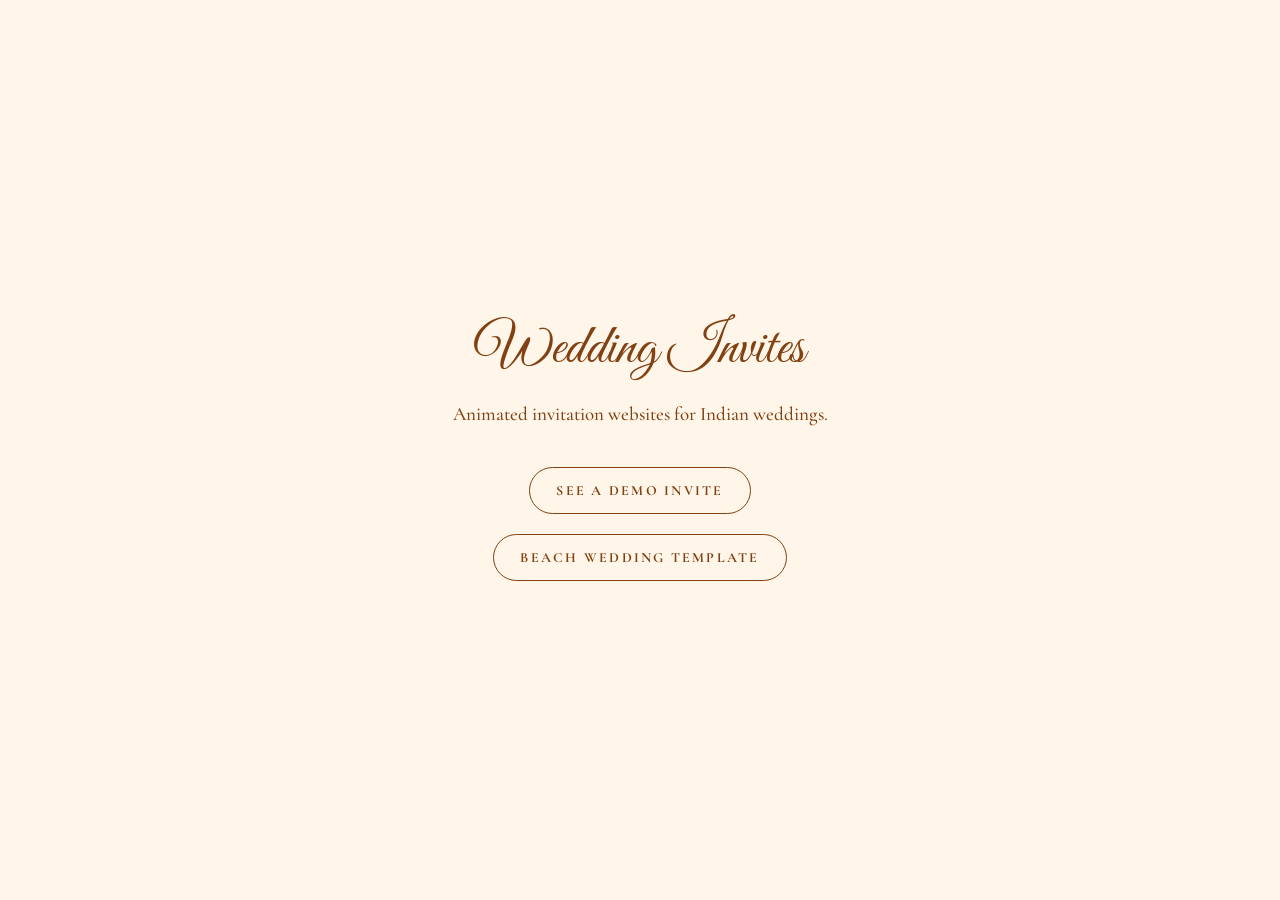
<file: index.html>
<!doctype html>
<html lang="en">
<head>
  <meta charset="utf-8">
  <meta name="viewport" content="width=device-width, initial-scale=1">
  <title>Wedding Invites</title>
  <meta name="robots" content="noindex">
  <link href="https://fonts.googleapis.com/css2?family=Cormorant+Garamond:wght@500;700&family=Great+Vibes&display=swap" rel="stylesheet">
  <style>
    body { margin: 0; min-height: 100svh; display: grid; place-items: center; padding: 24px; box-sizing: border-box;
           background: #fff5e9; color: #814112; font: 500 19px/1.5 "Cormorant Garamond", Georgia, serif; text-align: center; }
    h1 { margin: 0 0 8px; font: 400 56px/1.1 "Great Vibes", cursive; }
    a { display: inline-block; margin-top: 20px; padding: 12px 26px; border: 1px solid #814112; border-radius: 999px;
        color: #814112; text-decoration: none; font-weight: 700; font-size: 14px; letter-spacing: .16em; text-transform: uppercase; }
  </style>
</head>
<body>
  <main>
    <h1>Wedding Invites</h1>
    <p>Animated invitation websites for Indian weddings.</p>
    <a href="invites/prerna-weds-sumit/">See a demo invite</a>
    <br><a href="templates/beach-wedding/">Beach Wedding template</a>
  </main>
</body>
</html>
</file>
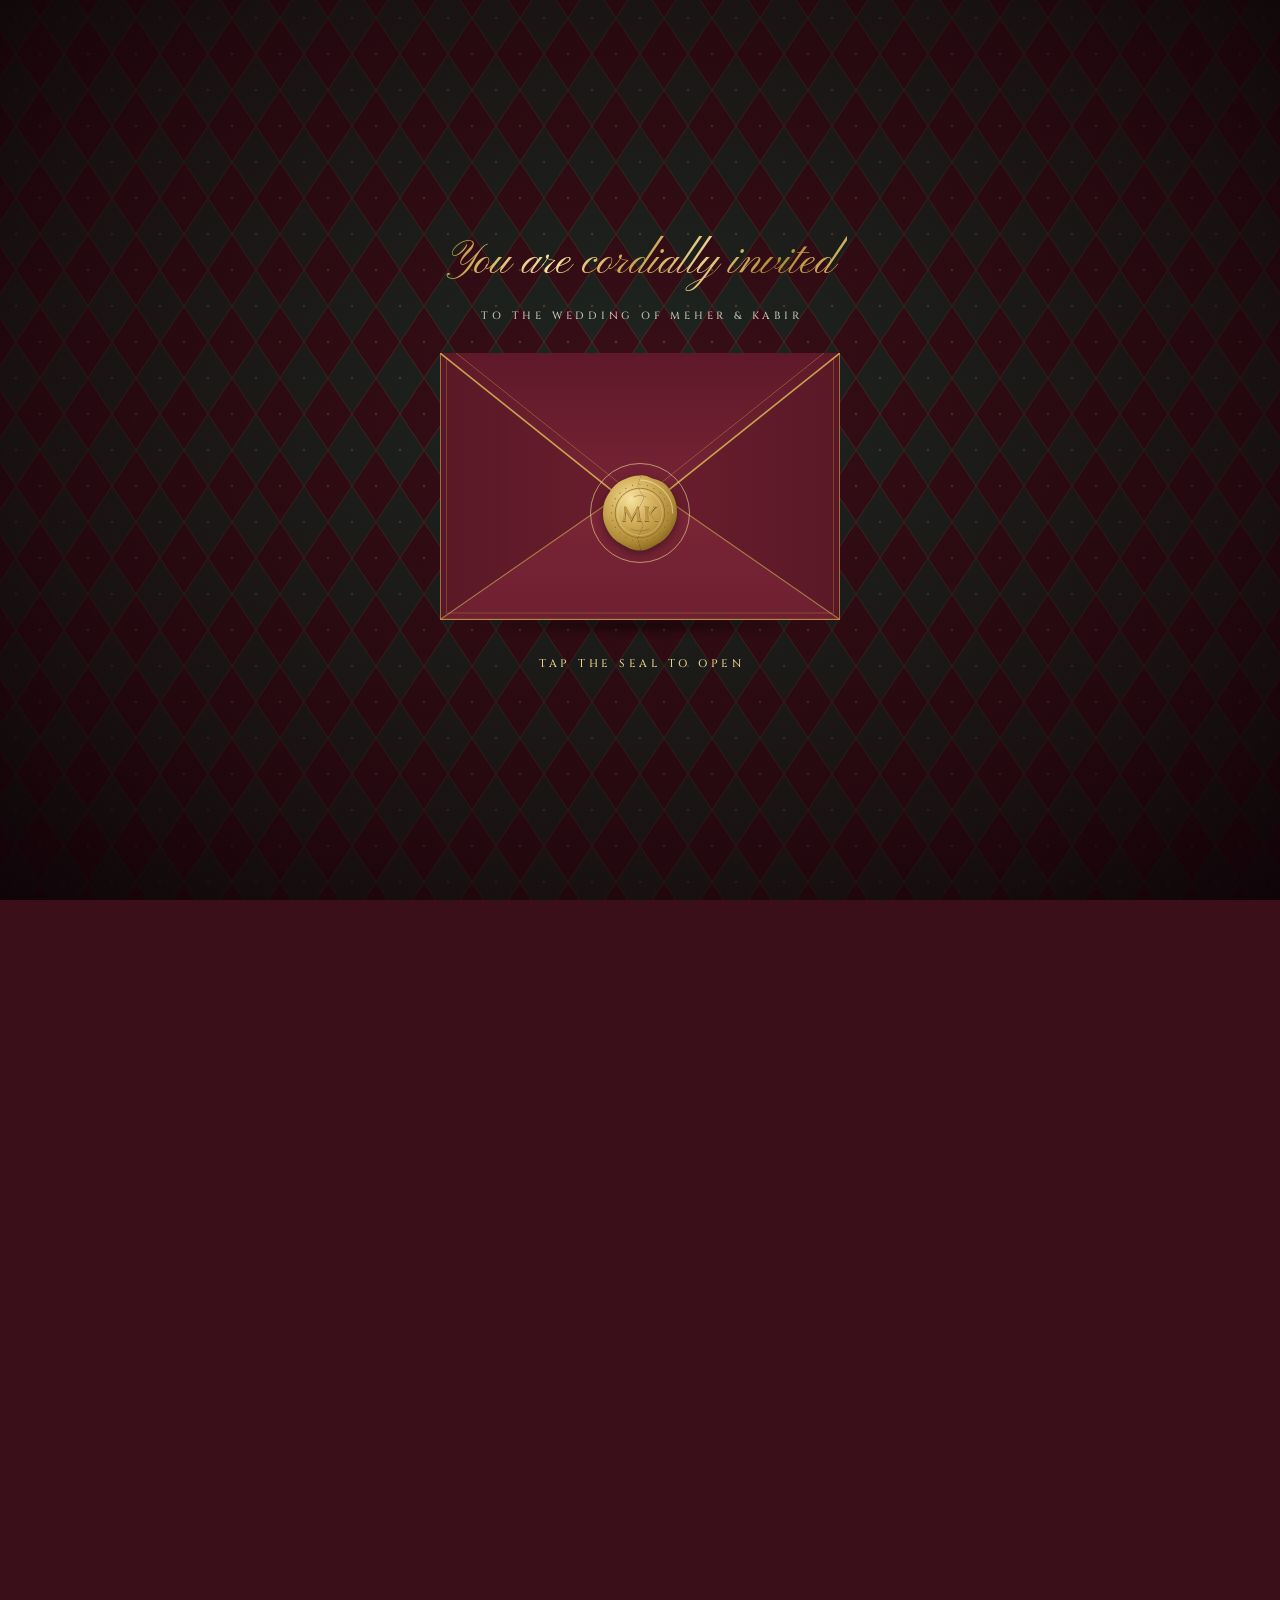
<file: invites/meher-weds-kabir/index.html>
<!doctype html>
<html lang="en">
<head>
<meta charset="utf-8">
<meta name="viewport" content="width=device-width, initial-scale=1, viewport-fit=cover">
<title>Meher &amp; Kabir | Wedding Invitation</title>
<meta name="description" content="With the blessings of their families, Meher &amp; Kabir invite you to celebrate their wedding in Udaipur, 12 to 15 February 2027.">
<meta name="theme-color" content="#6B1E2E">
<meta property="og:type" content="website">
<meta property="og:site_name" content="Aamantran Atelier">
<meta property="og:title" content="Meher &amp; Kabir | Wedding Invitation">
<meta property="og:description" content="With the blessings of their families, Meher &amp; Kabir invite you to celebrate their wedding in Udaipur, 12 to 15 February 2027.">
<meta property="og:url" content="https://choprakhushee.github.io/Wedding-Invites/invites/meher-weds-kabir/">
<meta property="og:image" content="https://choprakhushee.github.io/Wedding-Invites/invites/meher-weds-kabir/og-image.png">
<meta property="og:image:width" content="1200">
<meta property="og:image:height" content="630">
<meta property="og:image:alt" content="The M and K monogram in a gold lotus-and-arch crest, with the names Meher and Kabir">
<meta name="twitter:card" content="summary_large_image">
<meta name="twitter:title" content="Meher &amp; Kabir | Wedding Invitation">
<meta name="twitter:description" content="With the blessings of their families, Meher &amp; Kabir invite you to celebrate their wedding in Udaipur, 12 to 15 February 2027.">
<meta name="twitter:image" content="https://choprakhushee.github.io/Wedding-Invites/invites/meher-weds-kabir/og-image.png">
<link rel="icon" type="image/svg+xml" href="data:image/svg+xml,%3Csvg xmlns='http://www.w3.org/2000/svg' viewBox='0 0 64 64'%3E%3Cdefs%3E%3ClinearGradient id='g' x1='0' y1='0' x2='1' y2='1'%3E%3Cstop offset='0' stop-color='%23E9D18A'/%3E%3Cstop offset='1' stop-color='%23A8822E'/%3E%3C/linearGradient%3E%3C/defs%3E%3Crect width='64' height='64' rx='14' fill='%236B1E2E'/%3E%3Cpath d='M13 57V31C13 20 22 15 28 12C30 11 31 9 32 5C33 9 34 11 36 12C42 15 51 20 51 31V57' fill='none' stroke='url(%23g)' stroke-width='2.4'/%3E%3Ctext x='32' y='46' text-anchor='middle' font-family='Georgia,serif' font-style='italic' font-size='20' fill='url(%23g)'%3EMK%3C/text%3E%3C/svg%3E">
<link rel="preconnect" href="https://fonts.googleapis.com">
<link rel="preconnect" href="https://fonts.gstatic.com" crossorigin>
<link href="https://fonts.googleapis.com/css2?family=Cinzel:wght@400;500;600&family=Cormorant+Garamond:ital,wght@0,500;0,600;1,500;1,600&family=Pinyon+Script&family=Tiro+Devanagari+Hindi&display=swap" rel="stylesheet">
<style>
:root{
  --maroon:#6B1E2E; --maroon-deep:#4B1320; --maroon-ink:#2E0A13;
  --green:#1F4D3A; --green-deep:#133328;
  --blush:#E8C4C0; --gold:#C9A24D; --gold-light:#E9D18A; --gold-deep:#A8822E; --gold-text:#7A5A1C;
  --ivory:#F7F0E3; --ivory-2:#EFE3CE; --ink:#3A2A20;
  --foil:linear-gradient(118deg,#A8822E 0%,#D6B866 16%,#F3E2A4 30%,#C9A24D 48%,#E9D18A 63%,#B08A36 80%,#E2C476 100%);
  --script:"Pinyon Script",cursive;
  --serif:"Cormorant Garamond",Georgia,"Times New Roman",serif;
  --caps:"Cinzel",Georgia,serif;
  --deva:"Tiro Devanagari Hindi","Noto Serif Devanagari",serif;
  --col:480px;
  --ease:cubic-bezier(.22,.61,.36,1);
  --harl:url("data:image/svg+xml,%3Csvg xmlns='http://www.w3.org/2000/svg' width='48' height='72'%3E%3Crect width='48' height='72' fill='%235A1826'/%3E%3Cpath d='M24 0L48 36L24 72L0 36Z' fill='%231F4D3A'/%3E%3Cpath d='M24 0L48 36L24 72L0 36Z' fill='none' stroke='%23C9A24D' stroke-opacity='.55' stroke-width='.8'/%3E%3Ccircle cx='24' cy='36' r='1.3' fill='%23C9A24D' fill-opacity='.7'/%3E%3Ccircle cx='0' cy='0' r='1.3' fill='%23C9A24D' fill-opacity='.7'/%3E%3Ccircle cx='48' cy='0' r='1.3' fill='%23C9A24D' fill-opacity='.7'/%3E%3Ccircle cx='0' cy='72' r='1.3' fill='%23C9A24D' fill-opacity='.7'/%3E%3Ccircle cx='48' cy='72' r='1.3' fill='%23C9A24D' fill-opacity='.7'/%3E%3C/svg%3E");
  --harl-sm:url("data:image/svg+xml,%3Csvg xmlns='http://www.w3.org/2000/svg' width='16' height='24'%3E%3Crect width='16' height='24' fill='%236B1E2E'/%3E%3Cpath d='M8 0L16 12L8 24L0 12Z' fill='%231F4D3A'/%3E%3Cpath d='M8 0L16 12L8 24L0 12Z' fill='none' stroke='%23C9A24D' stroke-opacity='.75' stroke-width='.6'/%3E%3C/svg%3E");
  --harl-faint:url("data:image/svg+xml,%3Csvg xmlns='http://www.w3.org/2000/svg' width='40' height='60'%3E%3Cpath d='M20 0L40 30L20 60L0 30Z' fill='none' stroke='%23C9A24D' stroke-opacity='.22' stroke-width='.7'/%3E%3C/svg%3E");
  --grain:url("data:image/svg+xml,%3Csvg xmlns='http://www.w3.org/2000/svg' width='180' height='180'%3E%3Cfilter id='n'%3E%3CfeTurbulence type='fractalNoise' baseFrequency='.85' numOctaves='3' stitchTiles='stitch'/%3E%3CfeColorMatrix values='0 0 0 0 .24 0 0 0 0 .17 0 0 0 0 .1 0 0 0 1.1 -.42'/%3E%3C/filter%3E%3Crect width='180' height='180' filter='url(%23n)'/%3E%3C/svg%3E");
}
*,*::before,*::after{box-sizing:border-box}
html{-webkit-text-size-adjust:100%;scroll-behavior:auto}
html.locked,html.locked body{overflow:hidden;height:100%}
body{
  margin:0;min-height:100vh;color:var(--ink);
  font:500 18px/1.55 var(--serif);
  background:radial-gradient(ellipse at 50% 40%,rgba(46,10,19,0) 0%,rgba(30,6,12,.55) 75%,rgba(20,4,8,.8) 100%),var(--harl) center top/48px 72px,#3A0F1A;
  background-attachment:fixed;
  overflow-x:hidden;
}
img,svg{display:block}
button{font:inherit;color:inherit}
a{color:inherit}
.sr-only{position:absolute!important;width:1px;height:1px;overflow:hidden;clip:rect(0 0 0 0);white-space:nowrap}

/* ───────── column ───────── */
.invite{
  position:relative;width:100%;max-width:var(--col);margin:0 auto;
  background:var(--ivory);overflow:hidden;overflow:clip;
}
@media (min-width:520px){
  .invite{box-shadow:0 0 0 1px rgba(201,162,77,.65),0 0 0 7px rgba(46,10,19,.85),0 0 0 8px rgba(201,162,77,.45),0 30px 80px rgba(0,0,0,.35)}
  body{padding:0}
}
.paper{position:relative;isolation:isolate}
.paper::before{content:"";position:absolute;inset:0;background:var(--grain);opacity:.32;pointer-events:none;z-index:-1;mix-blend-mode:multiply}
.vignette::after{content:"";position:absolute;inset:0;pointer-events:none;z-index:-1;background:radial-gradient(ellipse 85% 70% at 50% 45%,transparent 55%,rgba(122,90,28,.12) 100%)}

/* ───────── shared type ───────── */
.foil{background:var(--foil);background-size:100% 100%;-webkit-background-clip:text;background-clip:text;color:transparent;-webkit-text-fill-color:transparent}
.script{font-family:var(--script);font-weight:400;line-height:1.25;padding:.12em .28em .2em;margin:-.12em -.28em -.2em}
.kicker{margin:0;font:500 11px/1.5 var(--caps);letter-spacing:.34em;padding-left:.34em;text-transform:uppercase;color:var(--gold-text)}
.h2{margin:10px 0 0;text-wrap:balance;font:italic 500 38px/1.12 var(--serif);color:var(--maroon);letter-spacing:.005em}
.lede{margin:14px auto 0;max-width:34ch;text-wrap:balance;font:italic 500 19px/1.5 var(--serif);color:#5A4636}
.dark{color:var(--ivory)}
.dark .kicker{color:var(--gold-light)}
.dark .h2{background:var(--foil);-webkit-background-clip:text;background-clip:text;color:transparent;-webkit-text-fill-color:transparent;padding:0 .1em .08em}
.dark .lede{color:rgba(247,240,227,.82)}
.divider{display:flex;justify-content:center;margin:18px auto 0;width:180px;height:14px}
.divider svg{width:100%;height:100%}

/* ───────── sections ───────── */
.sec{position:relative;padding:92px 24px;text-align:center}
.band{height:24px;position:relative;background:var(--harl-sm) center/16px 24px}
.band::before,.band::after{content:"";position:absolute;left:0;right:0;height:1px;background:var(--foil)}
.band::before{top:3px}.band::after{bottom:3px}
.band{box-shadow:inset 0 1px 0 #C9A24D,inset 0 -1px 0 #C9A24D}

/* ───────── buttons ───────── */
.btn{
  display:inline-flex;align-items:center;justify-content:center;gap:9px;min-height:46px;padding:12px 18px;
  font:600 11px/1.2 var(--caps);letter-spacing:.2em;padding-left:calc(18px + .2em);text-transform:uppercase;text-decoration:none;
  border:1px solid transparent;border-radius:2px;cursor:pointer;-webkit-tap-highlight-color:transparent;
  transition:background-color .4s var(--ease),color .4s var(--ease),transform .4s var(--ease),box-shadow .4s var(--ease);
}
.btn svg{width:16px;height:16px;flex:none}
.btn-ghost{color:var(--gold-light);background:linear-gradient(var(--tint,#4B1320),var(--tint,#4B1320)) padding-box,var(--foil) border-box}
.btn-ghost:hover,.btn-ghost:focus-visible{background:linear-gradient(rgba(0,0,0,.22),rgba(0,0,0,.22)) padding-box,linear-gradient(var(--tint,#4B1320),var(--tint,#4B1320)) padding-box,var(--foil) border-box}
.btn-gold{color:var(--maroon-ink);background:var(--foil);border-color:#B8923C}
.btn-gold:hover,.btn-gold:focus-visible{box-shadow:0 0 0 3px rgba(233,209,138,.25)}
.btn-maroon{color:var(--gold-light);background:linear-gradient(var(--maroon),var(--maroon)) padding-box,var(--foil) border-box}
.btn-maroon:hover,.btn-maroon:focus-visible{background:linear-gradient(#7A2436,#7A2436) padding-box,var(--foil) border-box}
:focus-visible{outline:2px solid var(--gold);outline-offset:3px}

/* ───────── reveals ───────── */
.rv{opacity:0;transform:translateY(24px);transition:opacity 1s ease-out,transform 1s ease-out;transition-delay:var(--d,0ms);will-change:opacity,transform}
.rv.in{opacity:1;transform:none}
.paused,.paused *{animation-play-state:paused!important}

/* ───────── top chrome ───────── */
.progress{position:fixed;top:0;left:50%;width:min(100%,var(--col));height:2px;transform:translateX(-50%);z-index:60;pointer-events:none}
.progress i{display:block;height:100%;background:var(--foil);transform-origin:0 50%;transform:scaleX(0);box-shadow:0 0 6px rgba(233,209,138,.5)}
.coin{
  position:fixed;top:max(14px,env(safe-area-inset-top));right:max(14px,calc(50vw - var(--col)/2 + 14px));z-index:61;
  width:48px;height:48px;border-radius:50%;border:0;padding:0;cursor:pointer;
  background:radial-gradient(circle at 35% 30%,#F6E7B0 0%,#D9BC6A 32%,#B28B38 70%,#8C6A24 100%);
  box-shadow:inset 0 0 0 1.5px rgba(255,244,200,.55),inset 0 0 0 4px rgba(122,90,28,.35),inset 0 0 0 5px rgba(255,240,190,.4),0 4px 14px rgba(30,6,12,.25);
  opacity:0;visibility:hidden;transition:opacity .8s var(--ease),visibility .8s,transform .4s var(--ease);
  -webkit-tap-highlight-color:transparent;
}
.coin.show{opacity:1;visibility:visible}
.coin:hover{transform:scale(1.04)}
.coin svg{width:26px;height:26px;margin:auto}
.coin .slash{opacity:0;transition:opacity .4s}
.coin[aria-pressed="false"] .slash{opacity:1}
.coin[aria-pressed="false"] .lotus{opacity:.55}
.coin::after{content:"";position:absolute;inset:-5px;border-radius:50%;border:1px solid rgba(233,209,138,.6);opacity:0}
.coin[aria-pressed="true"]::after{animation:ring 3.2s ease-out infinite}
@keyframes ring{0%{opacity:.7;transform:scale(.92)}100%{opacity:0;transform:scale(1.35)}}
#petals{position:fixed;inset:0;width:100%;height:100%;pointer-events:none;z-index:55}

/* ───────── opener ───────── */
.opener{
  position:fixed;inset:0;z-index:100;display:grid;place-items:center;overflow:hidden;
  background:radial-gradient(ellipse at 50% 45%,rgba(40,8,16,.25) 0%,rgba(24,5,10,.7) 65%,rgba(14,2,6,.95) 100%),linear-gradient(rgba(20,4,9,.38),rgba(20,4,9,.38)),var(--harl) center/48px 72px,#3A0F1A;
  transition:opacity .9s ease;
}
.opener::before{content:"";position:absolute;inset:0;background:var(--grain);opacity:.35;mix-blend-mode:overlay;pointer-events:none}
.op-inner{position:relative;display:flex;flex-direction:column;align-items:center;gap:30px;padding:24px;transition:transform 1s var(--ease),opacity .9s ease;transform-origin:50% 55%}
.op-greet{margin:0;text-align:center;font-size:clamp(34px,10vw,46px);max-width:92vw;opacity:0;animation:fadeIn 1.6s .3s ease forwards}
.op-sub{margin:-22px 0 0;font:500 10.5px/1.4 var(--caps);letter-spacing:.36em;padding-left:.36em;text-transform:uppercase;color:rgba(247,240,227,.78);opacity:0;animation:fadeIn 1.6s .6s ease forwards}
@keyframes fadeIn{to{opacity:1}}
.env{position:relative;width:min(84vw,400px);aspect-ratio:3/2;perspective:1100px;opacity:0;animation:fadeIn 1.4s .2s ease forwards}
.env::before{content:"";position:absolute;left:6%;right:6%;bottom:-16px;height:22px;background:radial-gradient(ellipse at 50% 50%,rgba(0,0,0,.45),transparent 70%);filter:blur(2px)}
.env>*{position:absolute}
.env svg{width:100%;height:100%}
.env-back{inset:0;z-index:1}
.env-card{
  left:5%;width:90%;top:5%;height:90%;z-index:2;background:#FBF6EC;
  box-shadow:inset 0 0 0 5px #FBF6EC,inset 0 0 0 6px #C9A24D,inset 0 0 0 9px #FBF6EC,inset 0 0 0 9.6px rgba(201,162,77,.7);
  display:flex;flex-direction:column;align-items:center;padding-top:9%;text-align:center;
  transition:transform 1s var(--ease);
}
.env-card::before{content:"";position:absolute;inset:0;background:var(--grain);opacity:.4;mix-blend-mode:multiply}
.env-card .c-k{font:500 8px/1.4 var(--caps);letter-spacing:.3em;padding-left:.3em;color:var(--gold-text);text-transform:uppercase}
.env-card .c-n{font-family:var(--script);font-size:clamp(30px,9vw,38px);line-height:1.3;color:var(--maroon);margin-top:2px}
.env-card .c-d{font:500 9px/1.4 var(--caps);letter-spacing:.3em;padding-left:.3em;color:var(--gold-text)}
.env-card .c-crest{width:30px;height:38px;margin-bottom:2px}
.env-front{inset:0;z-index:3;pointer-events:none}
.env-flap{left:0;top:0;width:100%;height:60%;z-index:4;transform-origin:50% 0;transform-style:preserve-3d;transition:transform .8s cubic-bezier(.45,.05,.3,1)}
.env-flap svg{position:absolute;inset:0;backface-visibility:hidden;-webkit-backface-visibility:hidden}
.env-flap .flap-in{transform:rotateY(180deg)}
.seal{
  left:50%;top:60%;width:80px;height:80px;margin:-40px 0 0 -40px;z-index:6;border:0;padding:0;background:none;cursor:pointer;
  border-radius:50%;-webkit-tap-highlight-color:transparent;
}
.seal svg{overflow:visible;filter:drop-shadow(0 3px 4px rgba(20,4,8,.45))}
.seal .half{transition:transform .7s var(--ease),opacity .6s ease .1s;transform-box:fill-box}
.seal .half.l{transform-origin:100% 100%}.seal .half.r{transform-origin:0 100%}
.seal:hover .wax{filter:brightness(1.05)}
.seal::after{content:"";position:absolute;inset:-10px;border-radius:50%;border:1px solid rgba(233,209,138,.65);animation:sealPulse 2.6s ease-out infinite;pointer-events:none}
@keyframes sealPulse{0%{transform:scale(.88);opacity:.8}100%{transform:scale(1.32);opacity:0}}
.op-hint{margin:6px 0 0;font:500 11px/1.4 var(--caps);letter-spacing:.34em;padding-left:.34em;text-transform:uppercase;color:var(--gold-light);opacity:0;animation:fadeIn 1.2s 1.2s ease forwards,hint 2.6s 2.4s ease-in-out infinite}
@keyframes hint{0%,100%{opacity:1}50%{opacity:.4}}
/* opening sequence */
.opener.opening .seal{pointer-events:none}
.opener.opening .op-greet,.opener.opening .op-sub{animation:none;opacity:0;transition:opacity .7s ease .5s}
.opener.opening .seal::after,.opener.opening .op-hint{animation:none;opacity:0;transition:opacity .4s}
.opener.opening .half.l{transform:translate(-14px,6px) rotate(-16deg);opacity:0}
.opener.opening .half.r{transform:translate(14px,6px) rotate(16deg);opacity:0}
.opener.opening .env-flap{transform:rotateX(180deg);transition-delay:.45s}
.opener.flap-back .env-flap{z-index:1}
.opener.opening .env-card{transform:translateY(-58%);transition-delay:1.2s}
.opener.zoom .op-inner{transform:scale(1.28) translateY(6%);opacity:0}
.opener.zoom{opacity:0}
.opener.gone{display:none}

/* ───────── hero ───────── */
.hero{position:relative;height:100vh;height:100svh;min-height:600px;max-height:1000px;overflow:hidden;background:#2A0B15;color:var(--ivory)}
.hero-art{position:absolute;inset:0;width:100%;height:100%;overflow:visible}
.hero-art .px{will-change:transform}
.hero-text{position:absolute;left:0;right:0;top:0;bottom:0;display:flex;flex-direction:column;align-items:center;justify-content:center;text-align:center;padding:10% 11% 22%}
.hero-text>*{opacity:0;transform:translateY(16px);transition:opacity 1.4s ease-out,transform 1.4s ease-out;transition-delay:var(--d,0ms)}
.hero.on .hero-text>*{opacity:1;transform:none}
.bless{margin:0;font:400 16px/1.6 var(--deva);color:var(--gold-light);letter-spacing:.02em}
.bless-en{margin:2px 0 0;font:500 8.5px/1.5 var(--caps);letter-spacing:.24em;padding-left:.24em;white-space:nowrap;text-transform:uppercase;color:rgba(247,240,227,.72)}
.names{margin:40px 0 0;font-weight:400;display:flex;flex-direction:column;align-items:center;line-height:1}
.names .script{font-size:clamp(64px,19vw,84px);line-height:1.2}
.names .amp{font:italic 500 30px/1 var(--serif);color:var(--gold-light);margin:-14px 0 -12px;position:relative;z-index:1}
.getting{margin:14px 0 0;text-shadow:0 1px 12px rgba(46,10,19,.5);font:italic 500 21px/1.3 var(--serif);color:var(--ivory);letter-spacing:.02em}
.hero .divider{margin-top:16px;width:150px}
.hdate{margin:14px 0 0;font:600 13px/1.5 var(--caps);letter-spacing:.24em;padding-left:.24em;color:var(--ivory);text-shadow:0 1px 10px rgba(46,10,19,.55)}
.hdate span{color:var(--gold-light);margin:0 .5em}
.cue{position:absolute;left:50%;bottom:14px;transform:translateX(-50%);display:flex;flex-direction:column;align-items:center;gap:8px;font:500 9px/1 var(--caps);letter-spacing:.34em;padding-left:.34em;color:rgba(247,240,227,.7);text-transform:uppercase;opacity:0;transition:opacity 1.2s 1.8s}
.hero.on .cue{opacity:1}
.cue i{width:1px;height:26px;background:linear-gradient(var(--gold-light),transparent);animation:cue 2.4s ease-in-out infinite;transform-origin:top}
@keyframes cue{0%{transform:scaleY(0);opacity:1}60%{transform:scaleY(1);opacity:1}100%{transform:scaleY(1);opacity:0}}
.tw{animation:twinkle 3.6s ease-in-out infinite}
@keyframes twinkle{0%,100%{opacity:.2}50%{opacity:1}}
.flame{transform-box:fill-box;transform-origin:50% 100%;animation:flick 1.6s ease-in-out infinite alternate}
@keyframes flick{0%{transform:scale(1,1)}35%{transform:scale(.92,1.08)}70%{transform:scale(1.05,.95)}100%{transform:scale(.97,1.04)}}
.glow{animation:glow 2.2s ease-in-out infinite alternate}
@keyframes glow{0%{opacity:.65}100%{opacity:1}}

/* ───────── families ───────── */
.fam-grid{display:grid;grid-template-columns:1fr 64px 1fr;gap:6px;align-items:start;margin-top:44px}
.fam{display:flex;flex-direction:column;align-items:center;min-width:0}
.fam .arch{width:100%;max-width:160px;aspect-ratio:150/220}
.fam .arch svg{width:100%;height:100%}
.fam .role{margin:18px 0 0}
.fam .who{margin:6px 0 0;font-size:clamp(40px,12vw,50px);color:var(--maroon)}
.fam .sur{margin:4px 0 0;font:600 11.5px/1.4 var(--caps);letter-spacing:.26em;padding-left:.26em;color:var(--ink);text-transform:uppercase}
.fam .of{margin:14px 0 0;font:italic 500 15px/1.3 var(--serif);color:#6A5444}
.fam .par{margin:4px 0 0;font:600 15px/1.4 var(--serif);color:var(--ink)}
.fam .city{margin:8px 0 0;font:500 9.5px/1.4 var(--caps);letter-spacing:.28em;padding-left:.28em;text-transform:uppercase;color:var(--gold-text)}
.fam-mid{display:flex;flex-direction:column;align-items:center;justify-content:center;height:100%;max-height:230px;padding-top:30px}
.fam-mid svg{width:64px;height:80px}
.invite-line{margin:56px auto 0;max-width:30ch;text-wrap:balance;font:italic 500 21px/1.55 var(--serif);color:var(--ink)}
.invite-line b{font-weight:600;color:var(--maroon)}

/* ───────── countdown ───────── */
.cd{background:radial-gradient(ellipse at 50% 30%,#7A2436 0%,var(--maroon) 45%,var(--maroon-deep) 100%)}
.cd::before{content:"";position:absolute;inset:0;background:var(--harl-faint) center/40px 60px;opacity:.7;pointer-events:none}
.cd-grid{position:relative;display:grid;grid-template-columns:repeat(4,1fr);gap:10px;max-width:360px;margin:40px auto 0}
.cd-box{position:relative;aspect-ratio:76/104}
.cd-box svg{position:absolute;inset:0;width:100%;height:100%}
.cd-box .num{position:absolute;left:0;right:0;top:44%;transform:translateY(-50%);font:600 clamp(28px,8.4vw,36px)/1 var(--serif);font-variant-numeric:lining-nums tabular-nums}
.cd-box .lbl{position:absolute;left:0;right:0;bottom:13%;font:500 8.5px/1 var(--caps);letter-spacing:.2em;padding-left:.2em;text-transform:uppercase;color:rgba(247,240,227,.8)}
.cd-done{margin:40px 0 0;font-size:54px}
.cd-note{position:relative;margin:30px 0 0;font:500 10.5px/1.6 var(--caps);letter-spacing:.3em;padding-left:.3em;text-transform:uppercase;color:rgba(247,240,227,.75)}

/* ───────── story ───────── */
.story{position:relative;max-width:380px;margin:48px auto 0;text-align:left}
.story::before{content:"";position:absolute;left:39px;top:20px;bottom:30px;width:1.5px;background:linear-gradient(180deg,transparent,#C9A24D 6%,#E9D18A 50%,#C9A24D 94%,transparent)}
.st{position:relative;display:grid;grid-template-columns:80px 1fr;gap:20px;align-items:start;padding-bottom:42px}
.st:last-child{padding-bottom:0}
.st .med{width:80px;height:80px;border-radius:50%;position:relative;background:var(--ivory);box-shadow:0 0 0 6px var(--ivory)}
.st .med svg{width:100%;height:100%}
.st .yr{margin:8px 0 0;font:600 13px/1.2 var(--caps);letter-spacing:.24em;color:var(--maroon)}
.st .yr span{color:var(--gold-text);font-weight:500;letter-spacing:.2em}
.st .tx{margin:8px 0 0;font:italic 500 19px/1.5 var(--serif);color:var(--ink)}
.st-end{display:flex;justify-content:center;margin-top:30px}

/* ───────── events ───────── */
.evs{display:flex;flex-direction:column;gap:34px;margin-top:48px}
.ev{position:relative;max-width:360px;width:100%;margin:0 auto;color:var(--ivory)}
.ev-cap{position:relative;width:100%;aspect-ratio:340/170}
.ev-cap svg{width:100%;height:100%;overflow:visible}
.ev-cap .ico{position:absolute;left:50%;top:44%;width:30%;transform:translate(-50%,-34%)}
.ev-cap .ico svg{width:100%;height:auto;aspect-ratio:1}
.ev-body{position:relative;margin-top:-1px;padding:4px 26px 32px;background:var(--tint);border:1.5px solid #C9A24D;border-top:0}
.ev-body::before{content:"";position:absolute;inset:0;background:var(--harl-faint) center top/36px 54px;opacity:.55;pointer-events:none}
.ev-body::after{content:"";position:absolute;left:2.1%;right:2.1%;top:0;bottom:6px;border:1px solid rgba(233,209,138,.55);border-top:0;pointer-events:none}
.ev-body>*{position:relative;z-index:1}
.ev .no{margin:0;font:500 10px/1.4 var(--caps);letter-spacing:.34em;padding-left:.34em;text-transform:uppercase;color:rgba(247,240,227,.7)}
.ev h3{margin:6px 0 0;font:500 40px/1.1 var(--serif);letter-spacing:.01em}
.ev .sub{margin:2px 0 0;font:italic 500 16px/1.3 var(--serif);color:rgba(247,240,227,.8)}
.ev .when{margin:16px 0 0;font:500 12px/1.6 var(--caps);letter-spacing:.2em;padding-left:.2em;text-transform:uppercase;color:var(--gold-light)}
.ev .time{margin:2px 0 0;font:600 22px/1.3 var(--serif);color:var(--ivory)}
.ev .where{margin:14px 0 0;font:italic 500 18px/1.4 var(--serif);color:var(--ivory)}
.ev .dress{display:inline-block;margin:16px 0 0;padding:7px 14px;font:500 10px/1.5 var(--caps);letter-spacing:.2em;padding-left:calc(14px + .2em);text-transform:uppercase;color:var(--ivory);border-top:1px solid rgba(233,209,138,.5);border-bottom:1px solid rgba(233,209,138,.5)}
.ev .dress b{font-weight:600;color:var(--gold-light)}
.ev .acts{display:grid;grid-template-columns:1fr 1fr;gap:10px;margin-top:24px}
.ev .acts .btn{padding-left:calc(8px + .14em);padding-right:8px;letter-spacing:.14em;font-size:10.5px}
@media (max-width:350px){.ev .acts{grid-template-columns:1fr}}

/* ───────── venue ───────── */
.venue-art{position:relative;max-width:380px;margin:44px auto 0;aspect-ratio:380/420}
.venue-art svg{width:100%;height:100%}
.venue-name{margin:26px 0 0;font:500 26px/1.25 var(--serif);color:var(--maroon)}
.venue-addr{margin:6px 0 0;font:500 10.5px/1.6 var(--caps);letter-spacing:.28em;padding-left:.28em;text-transform:uppercase;color:var(--gold-text)}
.venue .btn{margin-top:26px;min-width:230px}
.venue .note{margin:18px auto 0;max-width:32ch;font:italic 500 17px/1.5 var(--serif);color:#5A4636}

/* ───────── rsvp ───────── */
.rsvp{background:radial-gradient(ellipse at 50% 20%,#285E48 0%,var(--green) 50%,var(--green-deep) 100%)}
.rsvp::before{content:"";position:absolute;inset:0;background:var(--harl-faint) center/40px 60px;opacity:.8;pointer-events:none}
.rcard{position:relative;max-width:360px;margin:0 auto;padding:54px 26px 46px;background:var(--ivory);color:var(--ink);
  box-shadow:inset 0 0 0 8px var(--ivory),inset 0 0 0 9px #C9A24D,inset 0 0 0 12px var(--ivory),inset 0 0 0 12.6px rgba(201,162,77,.7),0 18px 40px rgba(10,30,20,.25)}
.rcard::before{content:"";position:absolute;inset:0;background:var(--grain);opacity:.45;mix-blend-mode:multiply;pointer-events:none}
.rcard>*{position:relative}
.rcard .corner{position:absolute;width:34px;height:34px}
.rcard .corner.tl{left:16px;top:16px}.rcard .corner.tr{right:16px;top:16px;transform:scaleX(-1)}
.rcard .corner.bl{left:16px;bottom:16px;transform:scaleY(-1)}.rcard .corner.br{right:16px;bottom:16px;transform:scale(-1,-1)}
.rcard .by{margin:16px 0 0;font:italic 500 19px/1.5 var(--serif);color:#5A4636}
.rcard .by b{display:block;font:600 13px/1.6 var(--caps);font-style:normal;letter-spacing:.2em;padding-left:.2em;color:var(--maroon);text-transform:uppercase;margin-top:2px}
.rcard .guest{margin:18px 0 0;font:italic 500 18px/1.4 var(--serif);color:var(--maroon)}
.wa{width:100%;min-height:58px;margin-top:26px;font-size:12px;letter-spacing:.22em}
.wa svg{width:20px;height:20px}
.contacts{margin-top:34px;padding-top:26px;border-top:1px solid rgba(168,130,46,.35)}
.contacts .kicker{margin-bottom:14px}
.ct{display:flex;align-items:center;justify-content:space-between;gap:12px;padding:12px 0;text-align:left}
.ct+.ct{border-top:1px dashed rgba(168,130,46,.3)}
.ct .nm{font:600 18px/1.25 var(--serif);color:var(--ink)}
.ct .rl{display:block;font:italic 500 14.5px/1.3 var(--serif);color:#6A5444}
.ct a{flex:none;display:inline-flex;align-items:center;gap:7px;min-height:44px;padding:0 13px;border:1px solid rgba(107,30,46,.5);border-radius:2px;
  font:600 10px/1 var(--caps);letter-spacing:.14em;color:var(--maroon);text-decoration:none;white-space:nowrap;transition:background-color .4s,color .4s}
.ct a:hover,.ct a:focus-visible{background:var(--maroon);color:var(--gold-light)}
.ct a svg{width:13px;height:13px}

/* ───────── sign-off ───────── */
.end{background:radial-gradient(ellipse at 50% 35%,#7A2436 0%,var(--maroon) 40%,var(--maroon-ink) 100%);padding-bottom:40px}
.end::before{content:"";position:absolute;inset:0;background:var(--harl-faint) center/40px 60px;opacity:.6;pointer-events:none}
.end .crest{width:132px;height:166px;margin:0 auto;position:relative}
.end .bye{margin:26px auto 0;font-size:clamp(38px,11vw,48px);line-height:1.25;max-width:9.5em}
.end .tag{margin:20px 0 0;font:500 13px/1.4 var(--caps);letter-spacing:.3em;padding-left:.3em;color:var(--gold-light)}
.end .dt{margin:10px 0 0;font:italic 500 17px/1.4 var(--serif);color:rgba(247,240,227,.78)}
.foot{position:relative;margin:76px 0 0;padding-top:22px;border-top:1px solid rgba(233,209,138,.25);font:500 9px/1.6 var(--caps);letter-spacing:.3em;padding-left:.3em;text-transform:uppercase;color:rgba(247,240,227,.6)}
.foot b{font-weight:600;color:var(--gold-light)}

@media (max-width:360px){.bless-en{white-space:normal;max-width:30ch}}
@media (max-height:740px){
  .hero-text{padding-top:6%;padding-bottom:24%}
  .names{margin-top:18px}.names .script{font-size:clamp(50px,8.6svh,70px)}.names .amp{font-size:24px;margin:-10px 0 -8px}
  .getting{margin-top:8px;font-size:19px}.hero .divider{margin-top:8px}.hdate{margin-top:8px;font-size:12px}
}
@media (prefers-reduced-motion:reduce){
  .rv{transform:none;transition:opacity 1.2s ease-out}
  .hero-text>*{transform:none}
  .flame,.cue i,.coin::after,.seal::after{animation:none!important}
  .tw,.glow{animation-duration:8s}
  .op-hint{animation:fadeIn 1.2s 1s ease forwards}
}
</style>
</head>
<body>
<a class="sr-only" href="#main">Skip to invitation</a>
<div class="progress" aria-hidden="true"><i id="progressBar"></i></div>
<button class="coin" id="musicBtn" type="button" aria-pressed="false" aria-label="Play music">
  <svg viewBox="0 0 32 32" aria-hidden="true">
    <g class="lotus" fill="none" stroke="#5A3F12" stroke-width="1.15" stroke-linejoin="round">
      <path d="M16 25C13 21 13 15 16 9C19 15 19 21 16 25Z" fill="rgba(107,30,46,.18)"/>
      <path d="M16 25C11.5 23 8.5 19 8 14C12 15.5 15 19 16 25Z"/>
      <path d="M16 25C20.5 23 23.5 19 24 14C20 15.5 17 19 16 25Z"/>
      <path d="M16 25C11 25.5 6.5 23.5 4.5 20C8.5 19.5 13 21.5 16 25Z"/>
      <path d="M16 25C21 25.5 25.5 23.5 27.5 20C23.5 19.5 19 21.5 16 25Z"/>
      <path d="M10 27.5H22"/>
    </g>
    <path class="slash" d="M7 7L25 25" stroke="#5A1826" stroke-width="1.6" stroke-linecap="round"/>
  </svg>
</button>
<canvas id="petals" aria-hidden="true"></canvas>

<div class="opener" id="opener" role="dialog" aria-modal="true" aria-label="Wedding invitation envelope">
  <div class="op-inner" id="opInner"></div>
</div>

<main class="invite" id="main" tabindex="-1"></main>

<noscript><p style="margin:0;padding:48px 24px;text-align:center;color:#F7F0E3;font-family:Georgia,serif">Please turn on JavaScript to open this invitation.</p></noscript>

<script>
/* ═══════════════════════════════════════════════════════════════
   CONFIG — every word, date, colour and link for this invitation.
   Duplicate this file for a new couple and edit only this object.
   ═══════════════════════════════════════════════════════════════ */
const CONFIG = {
  brand: { name: "Aamantran Atelier", footer: "Crafted with love by" },
  timezone: "Asia/Kolkata",
  colors: {
    maroon: "#6B1E2E", green: "#1F4D3A", blush: "#E8C4C0", gold: "#C9A24D",
    goldLight: "#E9D18A", goldDeep: "#A8822E", ivory: "#F7F0E3", ink: "#3A2A20"
  },
  couple: {
    bride: { first: "Meher", last: "Malhotra", role: "The Bride", relation: "Daughter of", parents: "Mrs. Ritu & Mr. Vikram Malhotra", city: "New Delhi" },
    groom: { first: "Kabir", last: "Rathore", role: "The Groom", relation: "Son of", parents: "Mrs. Sunanda & Mr. Aditya Rathore", city: "Jaipur" },
    monogram: ["M", "K"]
  },
  blessing: { hindi: "॥ श्री गणेशाय नमः ॥", english: "With the blessings of Lord Ganesha" },
  opener: {
    greeting: "You are cordially invited",
    guestGreeting: "Dear {guest},",
    sub: "to the wedding of Meher & Kabir",
    hint: "Tap the seal to open",
    cardKicker: "Together with their families"
  },
  hero: { line: "are getting married", date: "14 · 02 · 2027", place: "Udaipur" },
  invitationLine: "Together with their families, <b>Meher &amp; Kabir</b> request the honour of your presence as they begin their forever.",
  hashtag: "#MeherKaKabir",
  countdown: { target: "2027-02-14T19:30:00+05:30", doneText: "Happily Married", note: "Sunday · 14 February 2027 · 7:30 PM" },
  sections: {
    families: { kicker: "The Families", title: "Two families, one celebration" },
    countdown: { kicker: "Counting the moments", title: "Until we say forever" },
    story: { kicker: "Our Story", title: "How it all began", lede: "A love story, told in four small chapters." },
    events: { kicker: "The Celebrations", title: "Four days of joy", lede: "Udaipur, Rajasthan · 12 to 15 February 2027" },
    venue: { kicker: "The Venue", title: "The City of Lakes", lede: "" },
    rsvp: { kicker: "Kindly RSVP", title: "Will you join us?" },
    signoff: { title: "We can't wait to celebrate with you", dates: "Udaipur · February 2027" }
  },
  story: [
    { year: "2019", place: "Delhi", art: "umbrella", text: "A borrowed umbrella at a monsoon book fair in Delhi. She never got it back. He never asked." },
    { year: "2021", place: "Jaipur", art: "letter", text: "Long letters, longer phone calls, and one very nervous first visit to meet the Rathores." },
    { year: "2025", place: "Udaipur", art: "boat", text: "On a boat across Lake Pichola at sunset, he finally returned the umbrella, with a ring tied to its handle." },
    { year: "2027", place: "Forever", art: "rings", text: "And now, we'd love for you to be there as our story begins its most beautiful chapter." }
  ],
  events: [
    { id: "mehendi", name: "Mehendi", sub: "An afternoon of henna and song", start: "2027-02-12T16:00:00+05:30", hours: 4, venue: "The Lakeside Courtyard, Udaipur", dress: "Shades of green", icon: "paisley", tint: "#2D5A3E", tintDeep: "#1C3F2B" },
    { id: "haldi", name: "Haldi", sub: "Turmeric, marigolds and laughter", start: "2027-02-13T10:00:00+05:30", hours: 3, venue: "The Marigold Lawns, Udaipur", dress: "Yellow", icon: "marigold", tint: "#9C5418", tintDeep: "#7A3E0E" },
    { id: "sangeet", name: "Sangeet", sub: "A night of music and dance", start: "2027-02-13T19:30:00+05:30", hours: 4, venue: "The Durbar Hall, Udaipur", dress: "Indo-western glam", icon: "dholak", tint: "#4A2142", tintDeep: "#33152E" },
    { id: "wedding", name: "The Wedding", sub: "The pheras, beneath the stars", start: "2027-02-14T19:30:00+05:30", hours: 5, venue: "The Palace Terrace, Udaipur", dress: "Traditional finery", icon: "mandap", tint: "#6B1E2E", tintDeep: "#4B1320" },
    { id: "reception", name: "Reception", sub: "An evening of celebration", start: "2027-02-15T20:00:00+05:30", hours: 4, venue: "The Crystal Ballroom, Udaipur", dress: "Black-tie Indian", icon: "chandelier", tint: "#16362E", tintDeep: "#0E2620" }
  ],
  mapsUrl: "https://www.google.com/maps/search/?api=1&query=City+Palace+Udaipur",
  venue: {
    name: "City Palace, Udaipur",
    address: "Lake Pichola · Udaipur · Rajasthan",
    note: "Every celebration is hosted within the palace grounds, on the eastern shore of Lake Pichola.",
    button: "Get directions"
  },
  rsvp: {
    by: "10 January 2027",
    byText: "Kindly respond by",
    whatsapp: "919999999999",
    button: "RSVP on WhatsApp",
    message: "Namaste! This is {guest}. Delighted to confirm my presence at Meher & Kabir's wedding 🌸",
    messageNoGuest: "Namaste! Delighted to confirm my presence at Meher & Kabir's wedding 🌸",
    guestLine: "A place has been kept for you, {guest}.",
    contacts: [
      { name: "Arjun Malhotra", role: "Bride's brother", phone: "+91 99999 11111" },
      { name: "Tanvi Rathore", role: "Groom's sister", phone: "+91 99999 22222" }
    ]
  },
  pageUrl: "https://choprakhushee.github.io/Wedding-Invites/invites/meher-weds-kabir/",
  music: { volume: 0.25, fadeIn: 3 }
};

/* ═══════════════════════════════════════════════════════════════
   Below here: the template. No wedding content beyond this line.
   ═══════════════════════════════════════════════════════════════ */
(() => {
"use strict";
const $ = (s, r = document) => r.querySelector(s);
const $$ = (s, r = document) => [...r.querySelectorAll(s)];
const esc = s => String(s).replace(/[&<>"']/g, c => ({ "&": "&amp;", "<": "&lt;", ">": "&gt;", '"': "&quot;", "'": "&#39;" }[c]));
const reduced = matchMedia("(prefers-reduced-motion: reduce)").matches;
const C = CONFIG;
const B = C.couple.bride, G = C.couple.groom, [M1, M2] = C.couple.monogram;

const guest = (() => {
  const g = new URLSearchParams(location.search).get("guest");
  return g ? g.replace(/[\u0000-\u001f<>]/g, "").trim().slice(0, 60) : "";
})();
const fill = (s, g) => s.replace(/\{guest\}/g, g);

// colours from CONFIG → CSS custom properties
const root = document.documentElement.style;
const cmap = { maroon: "--maroon", green: "--green", blush: "--blush", gold: "--gold", goldLight: "--gold-light", goldDeep: "--gold-deep", ivory: "--ivory", ink: "--ink" };
Object.entries(cmap).forEach(([k, v]) => C.colors[k] && root.setProperty(v, C.colors[k]));

/* ───────── SVG vocabulary ───────── */
let uid = 0;
const nid = p => `${p}${++uid}`;

// Mughal ogee arch: sides rise from yb to the springing line ys, then curve to a point at ya.
function archD(x0, x1, ys, ya, yb, open) {
  const w = x1 - x0, m = x0 + w / 2, h = ys - ya;
  const d = `M${x0},${yb} L${x0},${ys} C${x0},${ys - h * .62} ${m - w * .3},${ya + h * .3} ${m - w * .075},${ya + h * .13} ` +
    `Q${m - w * .018},${ya + h * .055} ${m},${ya} Q${m + w * .018},${ya + h * .055} ${m + w * .075},${ya + h * .13} ` +
    `C${m + w * .3},${ya + h * .3} ${x1},${ys - h * .62} ${x1},${ys} L${x1},${yb}`;
  return open ? d : d + " Z";
}
const petal = (cx, cy, w, h, rot, fillc, stroke, sw = .6) =>
  `<path d="M${cx},${cy} C${cx - w},${cy - h * .35} ${cx - w * .7},${cy - h * .85} ${cx},${cy - h} C${cx + w * .7},${cy - h * .85} ${cx + w},${cy - h * .35} ${cx},${cy} Z" transform="rotate(${rot} ${cx} ${cy})" fill="${fillc}" stroke="${stroke}" stroke-width="${sw}"/>`;
function lotus(cx, cy, s, c = {}) {
  const p1 = c.outer || "#C26B74", p2 = c.inner || "#8E2A3C", st = c.stroke || "url(#gFoil)";
  return `<g>` +
    petal(cx, cy, 7 * s, 15 * s, -62, p1, st) + petal(cx, cy, 7 * s, 15 * s, 62, p1, st) +
    petal(cx, cy, 7 * s, 19 * s, -32, p1, st) + petal(cx, cy, 7 * s, 19 * s, 32, p1, st) +
    petal(cx, cy, 7 * s, 22 * s, 0, p2, st) +
    `<path d="M${cx - 11 * s},${cy} Q${cx},${cy + 6 * s} ${cx + 11 * s},${cy}" fill="none" stroke="${st}" stroke-width=".8"/></g>`;
}
const leaf = (x, y, s, rot, c = "#2F5D47") =>
  `<path d="M0,0 C4,-5.5 12,-6 17,0 C12,6 4,5.5 0,0Z M1.5,0 H15" transform="translate(${x} ${y}) rotate(${rot}) scale(${s})" fill="${c}" stroke="url(#gFoil)" stroke-width=".5"/>`;
const bud = (x, y, s, rot, c = "#A8414F") =>
  `<path d="M0,0 C-4,-4 -3.5,-10 0,-14 C3.5,-10 4,-4 0,0Z" transform="translate(${x} ${y}) rotate(${rot}) scale(${s})" fill="${c}" stroke="url(#gFoil)" stroke-width=".6"/>`;
const star4 = (x, y, r, f = "url(#gFoil)") =>
  `<path d="M${x},${y - r} Q${x + r * .18},${y - r * .18} ${x + r},${y} Q${x + r * .18},${y + r * .18} ${x},${y + r} Q${x - r * .18},${y + r * .18} ${x - r},${y} Q${x - r * .18},${y - r * .18} ${x},${y - r}Z" fill="${f}"/>`;
const diamond = (x, y, r, f = "url(#gFoil)") => `<path d="M${x},${y - r}L${x + r * .7},${y}L${x},${y + r}L${x - r * .7},${y}Z" fill="${f}"/>`;
function chhatri(cx, by, r, f) {
  // a pavilion: plinth, pillars, eave, onion dome, finial
  const pw = r * 2.1, ph = r * 1.25;
  return `<g fill="${f}">` +
    `<rect x="${cx - pw / 2 - r * .25}" y="${by - r * .28}" width="${pw + r * .5}" height="${r * .28}"/>` +
    `<rect x="${cx - pw / 2}" y="${by - ph}" width="${r * .28}" height="${ph}"/><rect x="${cx + pw / 2 - r * .28}" y="${by - ph}" width="${r * .28}" height="${ph}"/>` +
    `<rect x="${cx - r * .14}" y="${by - ph}" width="${r * .28}" height="${ph}"/>` +
    `<path d="M${cx - pw / 2 - r * .45},${by - ph} L${cx + pw / 2 + r * .45},${by - ph} L${cx + pw / 2},${by - ph - r * .32} L${cx - pw / 2},${by - ph - r * .32}Z"/>` +
    `<path d="M${cx - r},${by - ph - r * .32} C${cx - r * 1.08},${by - ph - r * 1.3} ${cx - r * .25},${by - ph - r * 1.45} ${cx},${by - ph - r * 2.05} C${cx + r * .25},${by - ph - r * 1.45} ${cx + r * 1.08},${by - ph - r * 1.3} ${cx + r},${by - ph - r * .32}Z"/>` +
    `<rect x="${cx - r * .05}" y="${by - ph - r * 2.5}" width="${r * .1}" height="${r * .5}"/><circle cx="${cx}" cy="${by - ph - r * 2.12}" r="${r * .1}"/>` +
    `</g>`;
}
const dividerSVG = (light) => `<svg viewBox="0 0 180 14" aria-hidden="true">
  <rect x="0" y="6.6" width="68" height=".8" fill="url(#gFoilH)" opacity="${light ? .9 : .8}"/><rect x="112" y="6.6" width="68" height=".8" fill="url(#gFoilH)" opacity="${light ? .9 : .8}"/>
  <rect x="20" y="9.4" width="48" height=".5" fill="url(#gFoilH)" opacity=".55"/><rect x="112" y="9.4" width="48" height=".5" fill="url(#gFoilH)" opacity=".55"/>
  ${diamond(90, 7, 6.4)}${diamond(76, 7, 2.6)}${diamond(104, 7, 2.6)}<circle cx="90" cy="7" r="1.3" fill="${light ? "#4B1320" : "#F7F0E3"}"/></svg>`;

function crestSVG(opts = {}) {
  const id = nid("cr");
  return `<svg viewBox="0 0 120 150" ${opts.label ? `role="img" aria-label="${esc(opts.label)}"` : 'aria-hidden="true"'}>
    <defs><clipPath id="${id}"><path d="${archD(10, 110, 66, 10, 124)}"/></clipPath></defs>
    ${opts.fill ? `<path d="${archD(10, 110, 66, 10, 124)}" fill="${opts.fill}"/>` : ""}
    <g clip-path="url(#${id})" opacity=".3"><rect width="120" height="130" fill="url(#pFaint)"/></g>
    <path d="${archD(10, 110, 66, 10, 124)}" fill="none" stroke="url(#gFoil)" stroke-width="1.6"/>
    <path d="${archD(15.5, 104.5, 66, 17.5, 120)}" fill="none" stroke="url(#gFoil)" stroke-width=".6"/>
    ${star4(60, 4, 4)}
    <text x="35" y="88" text-anchor="middle" font-family="Pinyon Script, cursive" font-size="36" fill="url(#gFoil)">${esc(M1)}</text>
    <text x="87" y="88" text-anchor="middle" font-family="Pinyon Script, cursive" font-size="36" fill="url(#gFoil)">${esc(M2)}</text>
    ${star4(60, 77, 4.6)}
    <rect x="4" y="123.5" width="112" height="1" fill="url(#gFoilH)"/>
    ${lotus(60, 136, .78, { outer: opts.petal || "rgba(232,196,192,.25)", inner: opts.petal2 || "rgba(201,162,77,.35)" })}
    ${leaf(46, 137, .9, 168, opts.leaf || "rgba(233,209,138,.18)")}${leaf(74, 137, .9, 12, opts.leaf || "rgba(233,209,138,.18)")}
    <circle cx="60" cy="146" r="1.2" fill="url(#gFoil)"/>
  </svg>`;
}

/* shared gradient + pattern defs (one hidden SVG, referenced everywhere) */
const DEFS = `<svg width="0" height="0" style="position:absolute" aria-hidden="true" focusable="false"><defs>
  <linearGradient id="gFoil" x1="0" y1="0" x2="1" y2="1"><stop offset="0" stop-color="#A8822E"/><stop offset=".25" stop-color="#E9D18A"/><stop offset=".45" stop-color="#C9A24D"/><stop offset=".65" stop-color="#F3E2A4"/><stop offset="1" stop-color="#A8822E"/></linearGradient>
  <linearGradient id="gFoilH" x1="0" y1="0" x2="1" y2="0"><stop offset="0" stop-color="#A8822E"/><stop offset=".3" stop-color="#E9D18A"/><stop offset=".55" stop-color="#C9A24D"/><stop offset=".78" stop-color="#F3E2A4"/><stop offset="1" stop-color="#A8822E"/></linearGradient>
  <linearGradient id="gFoilV" x1="0" y1="0" x2="0" y2="1"><stop offset="0" stop-color="#F3E2A4"/><stop offset=".5" stop-color="#C9A24D"/><stop offset="1" stop-color="#A8822E"/></linearGradient>
  <pattern id="pHarlM" width="30" height="45" patternUnits="userSpaceOnUse"><rect width="30" height="45" fill="#5A1826"/><path d="M15,0L30,22.5L15,45L0,22.5Z" fill="#6B1E2E"/><path d="M15,0L30,22.5L15,45L0,22.5Z" fill="none" stroke="#C9A24D" stroke-opacity=".45" stroke-width=".6"/></pattern>
  <pattern id="pHarlMG" width="30" height="45" patternUnits="userSpaceOnUse"><rect width="30" height="45" fill="#4E1422"/><path d="M15,0L30,22.5L15,45L0,22.5Z" fill="#1C4535"/><path d="M15,0L30,22.5L15,45L0,22.5Z" fill="none" stroke="#C9A24D" stroke-opacity=".5" stroke-width=".6"/><circle cx="15" cy="22.5" r=".9" fill="#E9D18A" fill-opacity=".7"/></pattern>
  <pattern id="pLiner" width="12" height="18" patternUnits="userSpaceOnUse"><rect width="12" height="18" fill="#E8C4C0"/><path d="M6,0L12,9L6,18L0,9Z" fill="#1F4D3A"/><path d="M6,0L12,9L6,18L0,9Z" fill="none" stroke="#C9A24D" stroke-width=".45"/></pattern>
  <pattern id="pFaint" width="20" height="30" patternUnits="userSpaceOnUse"><path d="M10,0L20,15L10,30L0,15Z" fill="none" stroke="#C9A24D" stroke-opacity=".35" stroke-width=".4"/></pattern>
  <radialGradient id="gWax" cx=".38" cy=".32" r=".75"><stop offset="0" stop-color="#F6E3A0"/><stop offset=".35" stop-color="#D7B562"/><stop offset=".75" stop-color="#B08A36"/><stop offset="1" stop-color="#7E5E1C"/></radialGradient>
  <radialGradient id="gDiya" cx=".5" cy=".5" r=".5"><stop offset="0" stop-color="#FFE7A6" stop-opacity=".95"/><stop offset=".3" stop-color="#FFB850" stop-opacity=".55"/><stop offset="1" stop-color="#FF8A2A" stop-opacity="0"/></radialGradient>
  <linearGradient id="gFlame" x1="0" y1="1" x2="0" y2="0"><stop offset="0" stop-color="#FF9A2E"/><stop offset=".55" stop-color="#FFD36B"/><stop offset="1" stop-color="#FFF4D2"/></linearGradient>
</defs></svg>`;

/* ───────── illustrations ───────── */
const ART = {
  umbrella: () => `<svg viewBox="0 0 80 80" aria-hidden="true">
    <circle cx="40" cy="40" r="38" fill="#F3E6D2" stroke="url(#gFoil)" stroke-width="1.4"/><circle cx="40" cy="40" r="34" fill="none" stroke="url(#gFoil)" stroke-width=".5"/>
    <g stroke="#7F98A0" stroke-width=".9" stroke-linecap="round" opacity=".7"><path d="M20 18l-2 5M30 13l-2 5M52 14l-2 5M62 20l-2 5M16 32l-2 5M66 34l-2 5"/></g>
    <path d="M17,42 C18,28 28,21 40,21 C52,21 62,28 63,42 Q58.5,38.5 54,42 Q49.5,38.5 45,42 Q40,38.5 35,42 Q30.5,38.5 26,42 Q21.5,38.5 17,42Z" fill="#6B1E2E" stroke="url(#gFoil)" stroke-width="1"/>
    <path d="M40,21 C36,26 35,34 35,42 M40,21 C44,26 45,34 45,42 M40,21 C30,25 27,33 26,42 M40,21 C50,25 53,33 54,42" fill="none" stroke="url(#gFoil)" stroke-width=".6"/>
    <path d="M40 17v4" stroke="url(#gFoil)" stroke-width="1.4" stroke-linecap="round"/>
    <path d="M40,42 V60 Q40,65 36,65 Q32.5,65 32.5,61.5" fill="none" stroke="#3A2A20" stroke-width="1.6" stroke-linecap="round"/>
    <path d="M25 66h30" stroke="url(#gFoil)" stroke-width=".6"/></svg>`,
  letter: () => `<svg viewBox="0 0 80 80" aria-hidden="true">
    <circle cx="40" cy="40" r="38" fill="#F3E6D2" stroke="url(#gFoil)" stroke-width="1.4"/><circle cx="40" cy="40" r="34" fill="none" stroke="url(#gFoil)" stroke-width=".5"/>
    <g transform="rotate(-8 40 40)"><rect x="25" y="18" width="30" height="26" fill="#FBF6EC" stroke="#B9A07A" stroke-width=".6"/><path d="M29 24h22M29 28h22M29 32h16" stroke="#9A8466" stroke-width=".6"/></g>
    <rect x="18" y="34" width="44" height="28" fill="#E8C4C0" stroke="url(#gFoil)" stroke-width="1"/>
    <path d="M18,34 L40,50 L62,34" fill="#E2B5B0" stroke="url(#gFoil)" stroke-width="1"/>
    <path d="M18,62 L34,47 M62,62 L46,47" fill="none" stroke="url(#gFoil)" stroke-width=".6"/>
    <circle cx="40" cy="50" r="5.2" fill="#6B1E2E" stroke="url(#gFoil)" stroke-width=".8"/>
    <path d="M40,47.6 C38.6,46 36.6,47.4 37.8,49.4 L40,52 L42.2,49.4 C43.4,47.4 41.4,46 40,47.6Z" fill="#E9D18A"/></svg>`,
  boat: () => `<svg viewBox="0 0 80 80" aria-hidden="true"><defs><clipPath id="bc"><circle cx="40" cy="40" r="34"/></clipPath>
    <linearGradient id="bsky" x1="0" y1="0" x2="0" y2="1"><stop offset="0" stop-color="#8E3442"/><stop offset=".55" stop-color="#D88E86"/><stop offset="1" stop-color="#F1D4B6"/></linearGradient></defs>
    <circle cx="40" cy="40" r="38" fill="#F3E6D2" stroke="url(#gFoil)" stroke-width="1.4"/>
    <g clip-path="url(#bc)"><rect x="0" y="0" width="80" height="48" fill="url(#bsky)"/><circle cx="40" cy="47" r="10" fill="#F6D58A"/>
    <path d="M6,47 L12,40 L16,43 L22,36 L27,41 L30,47Z M50,47 L55,41 L60,44 L66,37 L72,43 L76,47Z" fill="#5A2233" opacity=".55"/>
    <rect x="0" y="47" width="80" height="40" fill="#2E4F55"/>
    <g stroke="#E9D18A" stroke-width=".8" stroke-linecap="round" opacity=".8"><path d="M33 51h14M30 55h20M35 59h10M26 63h28"/></g>
    <path d="M22,55 Q40,63 58,55 L55,52 L25,52Z" fill="#3A1A20" stroke="url(#gFoil)" stroke-width=".6"/>
    <path d="M33,52 V45 M47,52 V45" stroke="#3A1A20" stroke-width="1"/><path d="M31,45.5 Q40,38 49,45.5Z" fill="#6B1E2E" stroke="url(#gFoil)" stroke-width=".6"/>
    <path d="M38 50l-1-4h2zM42 50l1-4h-2z" fill="#3A1A20"/></g>
    <circle cx="40" cy="40" r="34" fill="none" stroke="url(#gFoil)" stroke-width=".5"/></svg>`,
  rings: () => `<svg viewBox="0 0 80 80" aria-hidden="true">
    <circle cx="40" cy="40" r="38" fill="#F3E6D2" stroke="url(#gFoil)" stroke-width="1.4"/><circle cx="40" cy="40" r="34" fill="none" stroke="url(#gFoil)" stroke-width=".5"/>
    <circle cx="33" cy="46" r="12" fill="none" stroke="url(#gFoil)" stroke-width="3.2"/>
    <circle cx="47" cy="46" r="12" fill="none" stroke="url(#gFoil)" stroke-width="3.2"/>
    <path d="M41.3,36.5 A12,12 0 0 1 45,45" fill="none" stroke="url(#gFoil)" stroke-width="3.2"/>
    <path d="M33,30 L36.5,26 L33,21.5 L29.5,26Z" fill="#F8F1E0" stroke="url(#gFoil)" stroke-width=".9"/><path d="M29.5 26h7M33 21.5V30" stroke="#C9A24D" stroke-width=".4"/>
    ${star4(55, 23, 3.4)}${star4(24, 33, 2.2)}${star4(61, 33, 1.8)}</svg>`
};

const ICON = {
  paisley: () => `<svg viewBox="0 0 80 80" aria-hidden="true" fill="none" stroke="url(#gFoil)" stroke-width="1.5" stroke-linecap="round" stroke-linejoin="round">
    <path d="M38,70 C20,70 11,55 16,40 C21,25 38,13 53,15 C64,17 66,30 58,35 C52,38.5 46,33.5 50.5,29.5"/>
    <path d="M38,62.5 C26,62.5 20.5,52.5 24,42 C27.5,32 37,25.5 47,25" stroke-width=".9"/>
    <circle cx="35" cy="48" r="5.2"/><circle cx="35" cy="48" r="1.6" fill="url(#gFoil)"/>
    ${[0, 45, 90, 135, 180, 225, 270, 315].map(a => `<ellipse cx="35" cy="40" rx="1.8" ry="2.6" transform="rotate(${a} 35 48)" stroke-width=".8"/>`).join("")}
    <g fill="url(#gFoil)" stroke="none"><circle cx="20" cy="54" r="1"/><circle cx="23" cy="60" r="1"/><circle cx="29" cy="64.5" r="1"/><circle cx="19" cy="47" r="1"/><circle cx="46" cy="58" r="1.2"/><circle cx="49" cy="50" r="1"/><circle cx="44" cy="35" r="1"/></g>
    <path d="M38,70 C55,70 65.5,57 62.5,45 C61.5,40.5 60,37.5 58,35"/></svg>`,
  marigold: () => `<svg viewBox="0 0 80 80" aria-hidden="true" stroke="url(#gFoil)" stroke-linejoin="round">
    <path d="M40 58 C40 66 38 72 34 76" fill="none" stroke-width="1.2"/>${leaf(36, 70, 1, 200, "rgba(233,209,138,.15)")}${leaf(38, 66, .9, -20, "rgba(233,209,138,.15)")}
    ${Array.from({ length: 16 }, (_, i) => `<path d="M40,36 C37,30 37,22 40,17 C43,22 43,30 40,36Z" transform="rotate(${i * 22.5} 40 36)" fill="rgba(233,209,138,.16)" stroke-width="1"/>`).join("")}
    ${Array.from({ length: 12 }, (_, i) => `<path d="M40,36 C38,32 38,27 40,24 C42,27 42,32 40,36Z" transform="rotate(${i * 30 + 15} 40 36)" fill="rgba(233,209,138,.22)" stroke-width=".9"/>`).join("")}
    <circle cx="40" cy="36" r="5" fill="rgba(233,209,138,.3)" stroke-width="1.1"/><circle cx="40" cy="36" r="1.8" fill="url(#gFoil)" stroke="none"/></svg>`,
  dholak: () => `<svg viewBox="0 0 80 80" aria-hidden="true" fill="none" stroke="url(#gFoil)" stroke-width="1.5" stroke-linejoin="round">
    <path d="M15,30 C30,23 50,23 65,30 L65,52 C50,59 30,59 15,52Z" fill="rgba(233,209,138,.12)"/>
    <ellipse cx="15" cy="41" rx="5" ry="11" fill="rgba(233,209,138,.18)"/><ellipse cx="65" cy="41" rx="5" ry="11"/>
    <path d="M17.5,31 L25,51 L32,28 L40,54 L48,28 L55,51 L62.5,31" stroke-width=".9"/>
    <path d="M17,39 C32,35 48,35 63,39 M17,44 C32,48 48,48 63,44" stroke-width=".7" opacity=".7"/>
    <path d="M24,18 C30,14 36,15 40,19 M58,10 v12 M58,10 l7,-2 v10" stroke-width="1.1"/><ellipse cx="56" cy="22.5" rx="2.6" ry="2" fill="url(#gFoil)" stroke="none"/><ellipse cx="63" cy="18.5" rx="2.6" ry="2" fill="url(#gFoil)" stroke="none"/>
    <path d="M22,62 C34,67 46,67 58,62" stroke-width=".8"/>${diamond(40, 66.5, 2.2)}</svg>`,
  mandap: () => `<svg viewBox="0 0 80 80" aria-hidden="true" fill="none" stroke="url(#gFoil)" stroke-width="1.4" stroke-linejoin="round" stroke-linecap="round">
    <path d="M40,4 V9"/><circle cx="40" cy="10.5" r="1.4" fill="url(#gFoil)"/>
    <path d="M24,30 C23,21 33,17 40,12 C47,17 57,21 56,30Z" fill="rgba(233,209,138,.14)"/>
    <path d="M12,30 H68 L64,35 H16Z" fill="rgba(233,209,138,.2)"/>
    <path d="M18,35 Q22,40 26,35 Q30,40 34,35 Q38,40 42,35 Q46,40 50,35 Q54,40 58,35 Q62,40 64,35" stroke-width=".8"/>
    <path d="M18,35 V64 M62,35 V64 M28,37 V64 M52,37 V64" />
    <path d="M10,64 H70 M13,68 H67" />
    <path d="M33,62 H47 L44,56 H36Z" fill="rgba(233,209,138,.25)"/>
    <path class="flame" d="M40,56 C35,52 36,47 40,41 C44,47 45,52 40,56Z" fill="url(#gFlame)" stroke="#E9D18A" stroke-width=".7"/>
    <path d="M40,55 C38,53 38.5,50.5 40,48 C41.5,50.5 42,53 40,55Z" fill="#FFF4D2" stroke="none"/></svg>`,
  chandelier: () => `<svg viewBox="0 0 80 80" aria-hidden="true" fill="none" stroke="url(#gFoil)" stroke-width="1.3" stroke-linecap="round" stroke-linejoin="round">
    <path d="M40,2 V16"/><path d="M34,16 H46 L44,20 H36Z" fill="rgba(233,209,138,.2)"/><path d="M40,20 V30"/>
    <ellipse cx="40" cy="34" rx="6" ry="4" fill="rgba(233,209,138,.2)"/>
    <path d="M34,34 C26,40 16,38 14,30 M46,34 C54,40 64,38 66,30 M36,36 C32,44 26,44 25,38 M44,36 C48,44 54,44 55,38"/>
    ${[14, 25, 55, 66].map((x, i) => `<rect x="${x - 2}" y="${i % 3 ? 31 : 23}" width="4" height="${i % 3 ? 7 : 7}" fill="rgba(233,209,138,.25)"/><path class="flame" d="M${x},${i % 3 ? 30 : 22} C${x - 2.2},${i % 3 ? 27.5 : 19.5} ${x - 1},${i % 3 ? 25 : 17} ${x},${i % 3 ? 23 : 15} C${x + 1},${i % 3 ? 25 : 17} ${x + 2.2},${i % 3 ? 27.5 : 19.5} ${x},${i % 3 ? 30 : 22}Z" fill="url(#gFlame)" stroke="none"/>`).join("")}
    <path d="M30,44 C34,50 46,50 50,44 Z" fill="rgba(233,209,138,.16)"/><path d="M40,38 V44"/>
    ${[31, 35.5, 40, 44.5, 49].map((x, i) => `<path d="M${x},48 V${54 + (i % 2 ? 2 : 5)}"/><path d="M${x},${57 + (i % 2 ? -1 : 2)} l-1.8,3 l1.8,3 l1.8,-3z" fill="rgba(233,209,138,.3)" stroke-width=".8"/>`).join("")}
    <path d="M40,64 v5"/><path d="M40,69 l-2.4,4 l2.4,5 l2.4,-5z" fill="url(#gFoil)" stroke="none"/></svg>`
};

function heroSVG() {
  const stars = Array.from({ length: 34 }, (_, i) => {
    const x = (i * 97.3) % 300 + 45, y = (i * 53.7) % 300 + 110, r = (i % 4 === 0) ? 1.3 : .75;
    return `<circle class="tw" cx="${x.toFixed(1)}" cy="${y.toFixed(1)}" r="${r}" fill="#FFF3D6" style="animation-delay:${(i * .37 % 3.6).toFixed(2)}s"/>`;
  }).join("");
  const bulbs = [];
  for (let i = 0; i <= 18; i++) {
    const t = i / 18, x = 50 + t * 290, y = 252 + Math.sin(Math.PI * t) * 30;
    bulbs.push(`<circle cx="${x.toFixed(1)}" cy="${(y + 2).toFixed(1)}" r="5.5" fill="url(#gDiya)" class="tw" style="animation-delay:${(i * .41 % 3.2).toFixed(2)}s;animation-duration:${2.6 + (i % 3) * .7}s"/><circle cx="${x.toFixed(1)}" cy="${(y + 2).toFixed(1)}" r="1.4" fill="#FFE7A6"/>`);
  }
  const garland = `<path d="M50,252 Q195,312 340,252" fill="none" stroke="#C9A24D" stroke-opacity=".6" stroke-width=".7"/>`;
  const diyas = [48, 96, 148, 195, 242, 294, 342].map((x, i) => `<g>
    <circle class="glow" cx="${x}" cy="738" r="${i === 3 ? 34 : 24}" fill="url(#gDiya)" style="animation-delay:${i * .3}s"/>
    <path d="M${x - 11},742 Q${x},754 ${x + 11},742 L${x + 7},740 L${x - 7},740Z" fill="#8C4A22" stroke="#E9D18A" stroke-width=".6"/>
    <path class="flame" style="animation-delay:${i * .23}s" d="M${x},739 C${x - 3.6},735 ${x - 2.4},730 ${x},725.5 C${x + 2.4},730 ${x + 3.6},735 ${x},739Z" fill="url(#gFlame)"/></g>`).join("");
  // palace skyline at the horizon
  const pal = "#4A1828";
  const skyline = `<g fill="${pal}">
    <path d="M30,700 L30,668 L58,668 L58,654 L90,654 L90,640 L132,640 L132,628 L258,628 L258,640 L300,640 L300,654 L332,654 L332,668 L360,668 L360,700Z"/>
    </g>${chhatri(195, 630, 16, pal)}${chhatri(150, 630, 9, pal)}${chhatri(240, 630, 9, pal)}${chhatri(110, 642, 8, pal)}${chhatri(280, 642, 8, pal)}${chhatri(72, 656, 7, pal)}${chhatri(318, 656, 7, pal)}
    <g fill="#F5C77A">${[150, 166, 182, 208, 224, 240].map((x, i) => `<rect class="tw" style="animation-delay:${i * .6}s;animation-duration:5s" x="${x}" y="642" width="3" height="5" rx="1.5"/>`).join("")}
    ${[98, 114, 276, 292, 66, 324].map((x, i) => `<rect class="tw" style="animation-delay:${i * .8 + .3}s;animation-duration:6s" x="${x}" y="${i < 4 ? 656 : 676}" width="2.6" height="4.5" rx="1.3"/>`).join("")}</g>`;
  const water = `<rect x="-200" y="718" width="790" height="60" fill="#3B1724"/>
    <g fill="#E9B98A" opacity=".55">${[[160, 724, 70], [178, 731, 34], [150, 738, 90], [186, 745, 18]].map(([x, y, w]) => `<rect x="${x}" y="${y}" width="${w}" height="1.2" rx=".6"/>`).join("")}</g>`;
  const frame = `<path fill-rule="evenodd" d="M-200,-400 H590 V1300 H-200Z ${archD(36, 354, 336, 96, 920)}" fill="url(#pHarlMG)"/>
    <path fill-rule="evenodd" d="M-200,-400 H590 V1300 H-200Z ${archD(36, 354, 336, 96, 920)}" fill="url(#hShade)"/>
    <path d="${archD(36, 354, 336, 96, 920, true)}" fill="none" stroke="url(#gFoilV)" stroke-width="2.4"/>
    <path d="${archD(27, 363, 336, 82, 920, true)}" fill="none" stroke="url(#gFoilV)" stroke-width=".8" opacity=".85"/>
    <path d="${archD(44, 346, 336, 108, 920, true)}" fill="none" stroke="#E9D18A" stroke-width=".5" opacity=".55"/>
    <g transform="translate(195 54)">${lotus(0, 18, 1.05, { outer: "#6B1E2E", inner: "#8E2A3C" })}${star4(0, -8, 5)}<circle cx="0" cy="22" r="1.6" fill="url(#gFoil)"/></g>
    <g opacity=".95">${lotus(18, 150, .7, { outer: "#6B1E2E", inner: "#8E2A3C" })}${lotus(372, 150, .7, { outer: "#6B1E2E", inner: "#8E2A3C" })}</g>
    <g>${[0, 1].map(s => { const x = s ? 372 : 18; return `<rect x="${x - .5}" y="168" width="1" height="560" fill="url(#gFoilV)" opacity=".5"/>${diamond(x, 420, 4)}${diamond(x, 600, 4)}`; }).join("")}</g>`;
  const parapet = `<g>
    <rect x="-200" y="756" width="790" height="500" fill="#3A0F1A"/>
    <rect x="-200" y="756" width="790" height="500" fill="url(#pHarlM)" opacity=".75"/>
    <rect x="-200" y="753" width="790" height="3" fill="url(#gFoilH)"/><rect x="-200" y="760" width="790" height=".8" fill="url(#gFoilH)" opacity=".7"/>
    ${Array.from({ length: 23 }, (_, i) => { const x = i * 32 - 164; return `<path d="${archD(x + 4, x + 28, 790, 772, 812, true)}" fill="none" stroke="#C9A24D" stroke-opacity=".55" stroke-width=".7"/>`; }).join("")}
    <rect x="-200" y="812" width="790" height=".8" fill="url(#gFoilH)" opacity=".6"/></g>`;
  return `<svg class="hero-art" viewBox="0 0 390 844" preserveAspectRatio="xMidYMid meet" aria-hidden="true">
    <defs>
      <linearGradient id="hSky" x1="0" y1="0" x2="0" y2="1">
        <stop offset="0" stop-color="#1C060C"/><stop offset=".42" stop-color="#3A0E1A"/><stop offset=".6" stop-color="#5A1828"/>
        <stop offset=".72" stop-color="#7E2A3A"/><stop offset=".8" stop-color="#A84E55"/><stop offset=".86" stop-color="#D08E80"/><stop offset=".91" stop-color="#EBC3A8"/><stop offset="1" stop-color="#F6DDBF"/>
      </linearGradient>
      <radialGradient id="hSun" cx=".5" cy=".5" r=".5"><stop offset="0" stop-color="#FFE9C0" stop-opacity=".9"/><stop offset=".35" stop-color="#F6C690" stop-opacity=".45"/><stop offset="1" stop-color="#E8C4C0" stop-opacity="0"/></radialGradient>
      <linearGradient id="hShade" x1="0" y1="0" x2="0" y2="1"><stop offset="0" stop-color="#14040A" stop-opacity=".55"/><stop offset=".5" stop-color="#14040A" stop-opacity=".15"/><stop offset="1" stop-color="#14040A" stop-opacity=".45"/></linearGradient>
      <radialGradient id="hText" cx=".5" cy=".5" r=".5"><stop offset="0" stop-color="#1E0610" stop-opacity=".5"/><stop offset="1" stop-color="#1E0610" stop-opacity="0"/></radialGradient>
    </defs>
    <g class="px" data-k=".42"><rect x="-200" y="-400" width="790" height="1140" fill="url(#hSky)"/><circle cx="195" cy="660" r="190" fill="url(#hSun)"/></g>
    <g class="px" data-k=".5">${stars}</g>
    <ellipse cx="195" cy="420" rx="170" ry="210" fill="url(#hText)"/>
    <g class="px" data-k=".26"><g transform="translate(0 22) translate(195 700) scale(.92) translate(-195 -700)">${skyline}</g></g>
    <g class="px" data-k=".14">${water}</g>
    <g class="px" data-k=".06">${garland}${bulbs.join("")}</g>
    ${frame}
    ${parapet}
    ${diyas}
  </svg>`;
}

function familyArch(side) {
  const bride = side === "bride", id = nid("fa");
  const bg1 = bride ? "#F4DCD6" : "#E8E6D2", bg2 = bride ? "#FBF1EA" : "#F6F2E4";
  const pOut = bride ? "#C9727B" : "#B86872", pIn = bride ? "#8E2A3C" : "#6B1E2E";
  const lf = bride ? "#3E6B52" : "#1F4D3A";
  const vineL = `M75,210 C60,196 40,190 34,170 C28,150 40,132 30,112 C24,98 28,84 38,74`;
  const vineR = `M75,210 C90,196 110,190 116,170 C122,150 110,132 120,112 C126,98 122,84 112,74`;
  const fl = `<path d="${vineL}" fill="none" stroke="${lf}" stroke-width="1.4"/><path d="${vineR}" fill="none" stroke="${lf}" stroke-width="1.4"/>
    ${leaf(34, 170, .9, 200, lf)}${leaf(116, 170, .9, -20, lf)}${leaf(33, 140, .85, 160, lf)}${leaf(117, 140, .85, 20, lf)}
    ${leaf(31, 116, .8, 210, lf)}${leaf(119, 116, .8, -30, lf)}${leaf(46, 192, .9, 150, lf)}${leaf(104, 192, .9, 30, lf)}
    ${bud(38, 75, 1, -20, pIn)}${bud(112, 75, 1, 20, pIn)}${bud(29, 152, .85, -60, pOut)}${bud(121, 152, .85, 60, pOut)}
    <g transform="translate(75 98)">${lotus(0, 0, .9, { outer: pOut, inner: pIn })}</g>
    <circle cx="75" cy="58" r="11" fill="none" stroke="url(#gFoil)" stroke-width=".7"/>${star4(75, 58, 6)}
    ${lotus(75, 214, 1.55, { outer: pOut, inner: pIn })}${leaf(50, 212, 1.2, 175, lf)}${leaf(100, 212, 1.2, 5, lf)}
    <g fill="url(#gFoil)"><circle cx="54" cy="128" r="1.3"/><circle cx="96" cy="128" r="1.3"/><circle cx="60" cy="150" r="1"/><circle cx="90" cy="150" r="1"/><circle cx="75" cy="140" r="1.4"/><circle cx="58" cy="172" r="1"/><circle cx="92" cy="172" r="1"/></g>`;
  return `<svg viewBox="0 0 150 222" aria-hidden="true">
    <defs><clipPath id="${id}"><path d="${archD(5, 145, 90, 6, 218)}"/></clipPath>
    <linearGradient id="${id}g" x1="0" y1="0" x2="0" y2="1"><stop offset="0" stop-color="${bg2}"/><stop offset="1" stop-color="${bg1}"/></linearGradient></defs>
    <path d="${archD(5, 145, 90, 6, 218)}" fill="url(#${id}g)"/>
    <g clip-path="url(#${id})"><rect width="150" height="222" fill="url(#pFaint)"/>${fl}</g>
    <path d="${archD(5, 145, 90, 6, 218)}" fill="none" stroke="url(#gFoil)" stroke-width="1.6"/>
    <path d="${archD(11, 139, 92, 14, 212)}" fill="none" stroke="url(#gFoil)" stroke-width=".6"/>
    <rect x="0" y="217" width="150" height="1.4" fill="url(#gFoilH)"/><rect x="8" y="220.6" width="134" height=".6" fill="url(#gFoilH)"/>
  </svg>`;
}

function cdBox() {
  return `<svg viewBox="0 0 76 104" aria-hidden="true">
    <path d="M4,102 V34 Q4,26 12,24 L28,20 Q34,18 38,8 Q42,18 48,20 L64,24 Q72,26 72,34 V102Z" fill="rgba(30,6,12,.28)"/>
    <path d="M4,102 V34 Q4,26 12,24 L28,20 Q34,18 38,8 Q42,18 48,20 L64,24 Q72,26 72,34 V102Z" fill="none" stroke="url(#gFoil)" stroke-width="1.4"/>
    <path d="M8.5,98 V36 Q8.5,30 14,28.5 L29,24.5 Q35,22.5 38,15 Q41,22.5 47,24.5 L62,28.5 Q67.5,30 67.5,36 V98Z" fill="none" stroke="url(#gFoil)" stroke-width=".55" opacity=".8"/>
    <rect x="0" y="100.6" width="76" height="2.2" fill="url(#gFoilH)"/>
    ${star4(38, 4, 3)}<rect x="14" y="78" width="48" height=".6" fill="url(#gFoilH)" opacity=".6"/></svg>`;
}

function eventCap(ev) {
  const id = nid("ec");
  return `<svg viewBox="0 0 340 170" preserveAspectRatio="none" aria-hidden="true">
    <defs><linearGradient id="${id}" x1="0" y1="0" x2="0" y2="1"><stop offset="0" stop-color="${ev.tintDeep}"/><stop offset="1" stop-color="${ev.tint}"/></linearGradient>
    <clipPath id="${id}c"><path d="${archD(.75, 339.25, 170, 6, 171)}"/></clipPath></defs>
    <path d="${archD(.75, 339.25, 170, 6, 171)}" fill="url(#${id})"/>
    <g clip-path="url(#${id}c)" opacity=".5"><rect width="340" height="171" fill="url(#pFaint)"/></g>
    <path d="${archD(.75, 339.25, 170, 6, 171, true)}" fill="none" stroke="#C9A24D" stroke-width="1.5"/>
    <path d="${archD(7.9, 332.1, 172, 20, 172, true)}" fill="none" stroke="#E9D18A" stroke-opacity=".55" stroke-width="1"/>
    ${star4(170, -2, 5)}
  </svg><div class="ico">${ICON[ev.icon] ? ICON[ev.icon]() : ""}</div>`;
}

function venueSVG() {
  const p = "#5A1E2C", p2 = "#7A2E3A";
  const palace = `<g fill="${p}">
    <path d="M196,262 V214 H206 V196 H222 V182 H244 V170 H300 V178 H322 V192 H346 V206 H362 V262Z"/>
    </g>${chhatri(272, 172, 10, p)}${chhatri(232, 184, 7, p)}${chhatri(312, 180, 7, p)}${chhatri(214, 198, 6, p)}${chhatri(338, 194, 6, p)}${chhatri(356, 208, 5, p)}${chhatri(252, 172, 5, p)}${chhatri(292, 172, 5, p)}
    <g fill="#F2C98A" opacity=".85">${[[212, 222], [228, 222], [244, 222], [260, 222], [276, 222], [292, 222], [308, 222], [324, 222], [340, 222], [236, 200], [252, 196], [268, 196], [284, 196], [300, 200], [228, 240], [260, 240], [292, 240], [324, 240], [348, 240]].map(([x, y], i) => `<path class="tw" style="animation-delay:${(i * .43 % 4).toFixed(2)}s;animation-duration:5.5s" d="M${x},${y + 7} V${y + 2.2} Q${x + 1.6},${y} ${x + 3.2},${y + 2.2} V${y + 7}Z"/>`).join("")}</g>`;
  const lakePalace = `<g fill="#F3E3CF"><rect x="92" y="250" width="58" height="12"/><rect x="104" y="242" width="34" height="8"/></g>${chhatri(121, 243, 6, "#F3E3CF")}${chhatri(98, 251, 3.5, "#F3E3CF")}${chhatri(144, 251, 3.5, "#F3E3CF")}
    <g fill="#B98A5A" opacity=".55">${[100, 110, 120, 130, 140].map(x => `<rect x="${x}" y="254" width="2" height="4" rx="1"/>`).join("")}</g>`;
  return `<svg viewBox="0 0 380 420" role="img" aria-label="An illustration of Udaipur at sunset: the City Palace on the shore of Lake Pichola, with the Lake Palace on the water and the Aravalli hills behind">
    <defs>
      <clipPath id="vClip"><path d="${archD(10, 370, 150, 10, 410)}"/></clipPath>
      <linearGradient id="vSky" x1="0" y1="0" x2="0" y2="1"><stop offset="0" stop-color="#4B1626"/><stop offset=".35" stop-color="#8A3442"/><stop offset=".62" stop-color="#D68A7E"/><stop offset=".82" stop-color="#F0C9A8"/><stop offset="1" stop-color="#F6DCBC"/></linearGradient>
      <linearGradient id="vLake" x1="0" y1="0" x2="0" y2="1"><stop offset="0" stop-color="#C98F86"/><stop offset=".25" stop-color="#7C4A5A"/><stop offset="1" stop-color="#2C2A3E"/></linearGradient>
      <radialGradient id="vSun" cx=".5" cy=".5" r=".5"><stop offset="0" stop-color="#FFF0C8"/><stop offset=".25" stop-color="#FAD69A"/><stop offset="1" stop-color="#F6C690" stop-opacity="0"/></radialGradient>
    </defs>
    <g clip-path="url(#vClip)">
      <rect width="380" height="270" fill="url(#vSky)"/>
      <circle cx="150" cy="226" r="80" fill="url(#vSun)" opacity=".85"/><circle cx="150" cy="232" r="19" fill="#FBE2A8"/>
      <g fill="#FFF1D8" opacity=".5"><circle cx="70" cy="70" r=".9"/><circle cx="300" cy="60" r=".8"/><circle cx="250" cy="96" r=".7"/><circle cx="110" cy="110" r=".7"/><circle cx="190" cy="44" r="1"/></g>
      <path d="M150,58 q4,-3 8,0 q4,-3 8,0" fill="none" stroke="#3A1420" stroke-width="1" opacity=".5"/><path d="M178,74 q3,-2.4 6,0 q3,-2.4 6,0" fill="none" stroke="#3A1420" stroke-width=".9" opacity=".45"/>
      <path d="M0,232 C40,208 70,214 100,200 C130,188 160,206 190,198 C220,190 250,180 290,188 C320,194 350,182 380,190 V262 H0Z" fill="#9A5A64" opacity=".55"/>
      <path d="M0,246 C30,232 60,236 90,226 C120,218 150,232 180,228 C200,226 220,222 240,224 V262 H0Z" fill="#6E3446" opacity=".7"/>
      ${palace}
      <rect x="0" y="262" width="380" height="160" fill="url(#vLake)"/>
      <g opacity=".28" transform="translate(0 524) scale(1 -1)">${palace}</g>
      ${lakePalace}<g opacity=".3" transform="translate(0 524) scale(1 -1)">${lakePalace}</g>
      <g fill="#FBE2A8" opacity=".7">${[[128, 270, 44], [136, 278, 28], [122, 287, 56], [140, 296, 18], [130, 306, 36], [118, 318, 64]].map(([x, y, w], i) => `<rect class="tw" style="animation-delay:${i * .5}s;animation-duration:4.6s" x="${x}" y="${y}" width="${w}" height="1.3" rx=".65"/>`).join("")}</g>
      <g stroke="#E9C7A0" stroke-width=".7" opacity=".35"><path d="M30 330h40M250 300h60M210 350h50M40 380h70M280 372h56"/></g>
      <g transform="translate(244 330)"><path d="M-26,0 Q0,10 26,0 L22,-4 H-22Z" fill="#2A1218" stroke="url(#gFoil)" stroke-width=".7"/><path d="M-10,-4 V-13 M10,-4 V-13" stroke="#2A1218" stroke-width="1.2"/><path d="M-13,-12 Q0,-22 13,-12Z" fill="#6B1E2E" stroke="url(#gFoil)" stroke-width=".7"/><path d="M-2,-4 l-1,-6 h2z M3,-4 l1,-6 h-2z" fill="#2A1218"/></g>
      <path d="M200,336 q22,4 44,0 q22,-4 44,0" fill="none" stroke="#E9C7A0" stroke-width=".6" opacity=".4"/>
    </g>
    <path d="${archD(10, 370, 150, 10, 410)}" fill="none" stroke="url(#gFoil)" stroke-width="2"/>
    <path d="${archD(3, 377, 150, -1, 417)}" fill="none" stroke="url(#gFoil)" stroke-width=".7"/>
    <rect x="0" y="409" width="380" height="1.6" fill="url(#gFoilH)"/><rect x="0" y="416.4" width="380" height=".7" fill="url(#gFoilH)"/>
    ${star4(190, -7, 5)}
  </svg>`;
}

const cornerSVG = () => `<svg viewBox="0 0 34 34" aria-hidden="true" fill="none" stroke="url(#gFoil)" stroke-width="1"><path d="M1,33 V8 Q1,1 8,1 H33"/><path d="M6,33 V12 Q6,6 12,6 H33" stroke-width=".5"/>${diamond(12, 12, 3)}</svg>`;
const icWA = `<svg viewBox="0 0 24 24" aria-hidden="true" fill="currentColor"><path d="M12 2.2a9.7 9.7 0 0 0-8.4 14.6L2.3 21.7l5-1.3A9.7 9.7 0 1 0 12 2.2Zm0 17.7c-1.5 0-2.9-.4-4.2-1.1l-.3-.2-3 .8.8-2.9-.2-.3A8 8 0 1 1 12 19.9Zm4.4-6c-.2-.1-1.4-.7-1.7-.8-.2-.1-.4-.1-.5.1l-.8.9c-.1.2-.3.2-.5.1a6.6 6.6 0 0 1-3.3-2.9c-.2-.4.2-.4.7-1.3.1-.1 0-.3 0-.4l-.8-1.8c-.2-.5-.4-.4-.5-.4h-.5a.9.9 0 0 0-.7.3 2.8 2.8 0 0 0-.9 2.1 4.9 4.9 0 0 0 1 2.6 11.2 11.2 0 0 0 4.3 3.8c1.6.7 2.2.7 3 .6a2.6 2.6 0 0 0 1.7-1.2 2.1 2.1 0 0 0 .2-1.2c-.1-.1-.2-.2-.5-.3Z"/></svg>`;
const icPin = `<svg viewBox="0 0 24 24" aria-hidden="true" fill="none" stroke="currentColor" stroke-width="1.6"><path d="M12 21s-6.5-6.2-6.5-11.2a6.5 6.5 0 0 1 13 0C18.5 14.8 12 21 12 21Z"/><circle cx="12" cy="9.8" r="2.3"/></svg>`;
const icCal = `<svg viewBox="0 0 24 24" aria-hidden="true" fill="none" stroke="currentColor" stroke-width="1.6"><rect x="3.5" y="5" width="17" height="15.5" rx="1"/><path d="M3.5 9.5h17M8 3v4M16 3v4"/><path d="M12 12.5v5M9.5 15h5"/></svg>`;
const icTel = `<svg viewBox="0 0 24 24" aria-hidden="true" fill="none" stroke="currentColor" stroke-width="1.7"><path d="M5 3.5h3.2l1.6 4.2-2.1 1.4a11 11 0 0 0 5.2 5.2l1.4-2.1 4.2 1.6V17a2.5 2.5 0 0 1-2.7 2.5A15 15 0 0 1 2.5 6.2 2.5 2.5 0 0 1 5 3.5Z"/></svg>`;

/* ───────── dates ───────── */
const fmt = (d, o) => new Intl.DateTimeFormat("en-GB", { timeZone: C.timezone, ...o }).format(d);
const dayLine = d => `${fmt(d, { weekday: "long" })} · ${fmt(d, { day: "numeric", month: "long", year: "numeric" })}`;
const timeLine = d => fmt(d, { hour: "numeric", minute: "2-digit", hour12: true }).replace(/\s?am/i, " AM").replace(/\s?pm/i, " PM");
const roman = ["I", "II", "III", "IV", "V", "VI", "VII", "VIII"];

/* ───────── build page ───────── */
function sectionHead(s, dark) {
  return `<p class="kicker rv">${esc(s.kicker)}</p><h2 class="h2 rv">${esc(s.title)}</h2><div class="divider rv">${dividerSVG(!dark)}</div>${s.lede ? `<p class="lede rv">${esc(s.lede)}</p>` : ""}`;
}

function build() {
  document.body.insertAdjacentHTML("afterbegin", DEFS);
  const S = C.sections;
  const famCol = (p, side) => `<div class="fam rv">
      <div class="arch">${familyArch(side)}</div>
      <p class="kicker role">${esc(p.role)}</p>
      <p class="who script">${esc(p.first)}</p>
      <p class="sur">${esc(p.last)}</p>
      <p class="of">${esc(p.relation)}</p>
      <p class="par">${esc(p.parents).replace(" &amp; ", " &amp;<br>")}</p>
      <p class="city">${esc(p.city)}</p>
    </div>`;

  const cd = C.countdown;
  const units = [["d", "Days"], ["h", "Hours"], ["m", "Minutes"], ["s", "Seconds"]];

  const html = `
  <section class="hero" id="hero" aria-label="${esc(B.first)} and ${esc(G.first)} are getting married">
    ${heroSVG()}
    <div class="hero-text">
      <p class="bless" lang="hi" style="--d:200ms">${esc(C.blessing.hindi)}</p>
      <p class="bless-en" style="--d:400ms">${esc(C.blessing.english)}</p>
      <h1 class="names" style="--d:700ms"><span class="foil script">${esc(B.first)}</span><span class="amp" aria-label="and">&amp;</span><span class="foil script">${esc(G.first)}</span></h1>
      <p class="getting" style="--d:1100ms">${esc(C.hero.line)}</p>
      <div class="divider" style="--d:1300ms">${dividerSVG(false)}</div>
      <p class="hdate" style="--d:1450ms">${esc(C.hero.date)}<span aria-hidden="true">|</span>${esc(C.hero.place)}</p>
    </div>
    <div class="cue" aria-hidden="true">Scroll<i></i></div>
  </section>
  <div class="band" aria-hidden="true"></div>

  <section class="sec paper vignette" id="families" aria-labelledby="famTitle">
    ${sectionHead(S.families).replace('class="h2 rv"', 'class="h2 rv" id="famTitle"')}
    <div class="fam-grid" data-stagger>
      ${famCol(B, "bride")}
      <div class="fam-mid rv">${crestSVG({ label: `${M1} and ${M2} monogram`, fill: "#6B1E2E", petal: "#8E2A3C", petal2: "#6B1E2E", leaf: "#1F4D3A" })}</div>
      ${famCol(G, "groom")}
    </div>
    <p class="invite-line rv">${C.invitationLine}</p>
  </section>
  <div class="band" aria-hidden="true"></div>

  <section class="sec cd dark" id="countdown" aria-labelledby="cdTitle">
    ${sectionHead(S.countdown, true).replace('class="h2 rv"', 'class="h2 rv" id="cdTitle"')}
    <div class="cd-grid" id="cdGrid" data-stagger role="timer" aria-live="off">
      ${units.map(([k, l]) => `<div class="cd-box rv">${cdBox()}<span class="num foil" data-u="${k}">00</span><span class="lbl">${l}</span></div>`).join("")}
    </div>
    <p class="cd-note rv">${esc(cd.note)}</p>
  </section>
  <div class="band" aria-hidden="true"></div>

  <section class="sec paper vignette" id="story" aria-labelledby="stTitle">
    ${sectionHead(S.story).replace('class="h2 rv"', 'class="h2 rv" id="stTitle"')}
    <ol class="story" role="list" style="list-style:none;padding:0">
      ${C.story.map(s => `<li class="st rv"><div class="med">${ART[s.art] ? ART[s.art]() : ""}</div>
        <div><p class="yr">${esc(s.year)} <span>· ${esc(s.place)}</span></p><p class="tx">${esc(s.text)}</p></div></li>`).join("")}
    </ol>
    <div class="st-end rv"><div class="divider" style="margin:0">${dividerSVG(true)}</div></div>
  </section>

  <section class="sec paper" id="events" aria-labelledby="evTitle" style="background:#F3EADA;padding-top:72px">
    ${sectionHead(S.events).replace('class="h2 rv"', 'class="h2 rv" id="evTitle"')}
    <div class="evs">
      ${C.events.map((ev, i) => {
        const d = new Date(ev.start);
        return `<article class="ev rv" style="--tint:${ev.tint}" aria-labelledby="ev-${ev.id}">
          <div class="ev-cap">${eventCap(ev)}</div>
          <div class="ev-body">
            <p class="no">${roman[i] || i + 1}</p>
            <h3 class="foil" id="ev-${ev.id}">${esc(ev.name)}</h3>
            <p class="sub">${esc(ev.sub)}</p>
            <p class="when">${esc(dayLine(d))}</p>
            <p class="time">${esc(timeLine(d))}</p>
            <p class="where">${esc(ev.venue)}</p>
            <p class="dress">Dress code · <b>${esc(ev.dress)}</b></p>
            <div class="acts">
              <a class="btn btn-ghost" href="${esc(C.mapsUrl)}" target="_blank" rel="noopener" aria-label="View location of the ${esc(ev.name)} on Google Maps">${icPin}View location</a>
              <button class="btn btn-gold" type="button" data-ics="${i}" aria-label="Add the ${esc(ev.name)} to your calendar">${icCal}Add to calendar</button>
            </div>
          </div>
        </article>`;
      }).join("")}
    </div>
  </section>
  <div class="band" aria-hidden="true"></div>

  <section class="sec paper vignette venue" id="venue" aria-labelledby="vTitle">
    ${sectionHead(S.venue).replace('class="h2 rv"', 'class="h2 rv" id="vTitle"')}
    <div class="venue-art rv">${venueSVG()}</div>
    <p class="venue-name rv">${esc(C.venue.name)}</p>
    <p class="venue-addr rv">${esc(C.venue.address)}</p>
    <p class="note rv">${esc(C.venue.note)}</p>
    <a class="btn btn-maroon rv" href="${esc(C.mapsUrl)}" target="_blank" rel="noopener">${icPin}${esc(C.venue.button)}</a>
  </section>
  <div class="band" aria-hidden="true"></div>

  <section class="sec rsvp" id="rsvp" aria-labelledby="rTitle">
    <div class="rcard rv">
      <span class="corner tl">${cornerSVG()}</span><span class="corner tr">${cornerSVG()}</span><span class="corner bl">${cornerSVG()}</span><span class="corner br">${cornerSVG()}</span>
      ${sectionHead(S.rsvp).replace(/ rv"/g, '"').replace('class="h2"', 'class="h2" id="rTitle"')}
      <p class="by">${esc(C.rsvp.byText)}<b>${esc(C.rsvp.by)}</b></p>
      ${guest ? `<p class="guest">${esc(fill(C.rsvp.guestLine, guest))}</p>` : ""}
      <a class="btn btn-maroon wa" id="waBtn" target="_blank" rel="noopener" href="#">${icWA}${esc(C.rsvp.button)}</a>
      <div class="contacts">
        <p class="kicker">For any assistance</p>
        ${C.rsvp.contacts.map(c => `<div class="ct"><span><span class="nm">${esc(c.name)}</span><span class="rl">${esc(c.role)}</span></span>
          <a href="tel:${esc(c.phone.replace(/[^\d+]/g, ""))}" aria-label="Call ${esc(c.name)}, ${esc(c.role)}, on ${esc(c.phone)}">${icTel}${esc(c.phone)}</a></div>`).join("")}
      </div>
    </div>
  </section>
  <div class="band" aria-hidden="true"></div>

  <section class="sec end dark" id="end" aria-label="Sign-off">
    <div class="crest rv">${crestSVG({ label: `${M1} and ${M2} monogram crest`, fill: "rgba(30,6,12,.25)" })}</div>
    <p class="bye script foil rv">${esc(S.signoff.title)}</p>
    <p class="tag rv">${esc(C.hashtag)}</p>
    <p class="dt rv">${esc(S.signoff.dates)}</p>
    <p class="foot">${esc(C.brand.footer)} <b>${esc(C.brand.name)}</b></p>
  </section>`;
  $("#main").innerHTML = html;

  // WhatsApp link
  const msg = guest ? fill(C.rsvp.message, guest) : C.rsvp.messageNoGuest;
  $("#waBtn").href = `https://wa.me/${C.rsvp.whatsapp}?text=${encodeURIComponent(msg)}`;
  $("#waBtn").setAttribute("aria-label", `${C.rsvp.button}: opens WhatsApp with a message ready to send`);

  // stagger delays within groups
  $$("[data-stagger]").forEach(g => $$(".rv", g).forEach((el, i) => el.style.setProperty("--d", `${i * 140}ms`)));
  $$("#events .ev").forEach(el => el.style.setProperty("--d", "0ms"));
}

/* ───────── opener ───────── */
function buildOpener() {
  const greet = guest ? fill(C.opener.guestGreeting, guest) : C.opener.greeting;
  const sealId = nid("sl");
  const crack = "52,0 47,17 55,31 46,49 54,66 47,82 52,100";
  const sealInner = `<circle cx="50" cy="50" r="31" fill="none" stroke="#8C6A22" stroke-width="1.2" opacity=".8"/>
    <circle cx="50" cy="50" r="28" fill="none" stroke="#FFF1C0" stroke-width=".6" opacity=".7"/>
    ${Array.from({ length: 24 }, (_, i) => { const a = i / 24 * Math.PI * 2; return `<circle cx="${(50 + Math.cos(a) * 35.5).toFixed(2)}" cy="${(50 + Math.sin(a) * 35.5).toFixed(2)}" r=".9" fill="#8C6A22" opacity=".7"/>`; }).join("")}
    <text x="50.8" y="60.8" text-anchor="middle" font-family="Cinzel, Georgia, serif" font-weight="600" font-size="27" fill="#6E5218" opacity=".75" letter-spacing="1">${esc(M1 + M2)}</text>
    <text x="49.4" y="59.4" text-anchor="middle" font-family="Cinzel, Georgia, serif" font-weight="600" font-size="27" fill="#FFF3C6" opacity=".85" letter-spacing="1">${esc(M1 + M2)}</text>
    <text x="50" y="60" text-anchor="middle" font-family="Cinzel, Georgia, serif" font-weight="600" font-size="27" fill="#BE9844" letter-spacing="1">${esc(M1 + M2)}</text>
    <path d="M38,70 Q50,75 62,70" fill="none" stroke="#8C6A22" stroke-width=".8" opacity=".8"/>
    <path d="M42,30 Q50,26 58,30" fill="none" stroke="#8C6A22" stroke-width=".8" opacity=".8"/>`;
  const wax = `<path class="wax" d="M50,3 C58,2 63,7 70,8 C78,10 84,15 88,22 C93,30 96,37 96,46 C97,55 95,62 91,69 C87,77 81,84 73,88 C66,92 59,97 50,97 C41,97 34,93 27,89 C19,85 13,79 9,71 C5,63 3,56 4,47 C4,38 7,31 12,24 C16,17 22,11 30,8 C37,5 43,3 50,3Z" fill="url(#gWax)"/>
    <path d="M50,9 C72,9 91,28 91,50" fill="none" stroke="#FFF4CC" stroke-width="1.6" opacity=".45" stroke-linecap="round"/>`;
  $("#opInner").innerHTML = `
    <p class="op-greet script foil">${esc(greet)}</p>
    <p class="op-sub">${esc(C.opener.sub)}</p>
    <div class="env" id="env">
      <div class="env-back"><svg viewBox="0 0 300 200" preserveAspectRatio="none" aria-hidden="true">
        <defs><linearGradient id="eBack" x1="0" y1="0" x2="0" y2="1"><stop offset="0" stop-color="#4B1320"/><stop offset="1" stop-color="#5E1928"/></linearGradient></defs>
        <rect width="300" height="200" fill="url(#eBack)"/><rect x="7" y="7" width="286" height="186" fill="url(#pLiner)"/><rect x="7" y="7" width="286" height="186" fill="none" stroke="#C9A24D" stroke-width=".8"/></svg></div>
      <div class="env-card" aria-hidden="true">
        <div class="c-crest">${crestSVG({ fill: "#6B1E2E", petal: "#8E2A3C", petal2: "#6B1E2E", leaf: "#1F4D3A" })}</div>
        <span class="c-k">${esc(C.opener.cardKicker)}</span>
        <span class="c-n">${esc(B.first)} &amp; ${esc(G.first)}</span>
        <span class="c-d">${esc(C.hero.date)}</span>
      </div>
      <svg class="env-front" viewBox="0 0 300 200" preserveAspectRatio="none" aria-hidden="true">
        <defs>
          <linearGradient id="eSide" x1="0" y1="0" x2="1" y2="0"><stop offset="0" stop-color="#5A1826"/><stop offset="1" stop-color="#6B1E2E"/></linearGradient>
          <linearGradient id="eSideR" x1="1" y1="0" x2="0" y2="0"><stop offset="0" stop-color="#5A1826"/><stop offset="1" stop-color="#6B1E2E"/></linearGradient>
          <linearGradient id="eBot" x1="0" y1="1" x2="0" y2="0"><stop offset="0" stop-color="#6E2030"/><stop offset="1" stop-color="#7C2738"/></linearGradient>
        </defs>
        <path d="M0,0 L150,108 L0,200Z" fill="url(#eSide)"/><path d="M300,0 L150,108 L300,200Z" fill="url(#eSideR)"/>
        <path d="M0,200 L150,96 L300,200Z" fill="url(#eBot)"/>
        <path d="M0,200 L150,96 L300,200" fill="none" stroke="#C9A24D" stroke-width=".8" stroke-opacity=".7"/>
        <path d="M0,0 L150,108 L300,0" fill="none" stroke="#2E0A13" stroke-width=".8" stroke-opacity=".5"/>
        <rect x="0" y="0" width="300" height="200" fill="none" stroke="#C9A24D" stroke-width="1.2" stroke-opacity=".8"/>
        <rect x="5" y="5" width="290" height="190" fill="none" stroke="#C9A24D" stroke-width=".5" stroke-opacity=".45"/>
      </svg>
      <div class="env-flap">
        <svg class="flap-out" viewBox="0 0 300 120" preserveAspectRatio="none" aria-hidden="true">
          <defs><linearGradient id="eFlap" x1="0" y1="0" x2="0" y2="1"><stop offset="0" stop-color="#5E1928"/><stop offset="1" stop-color="#7A2537"/></linearGradient></defs>
          <path d="M0,0 L300,0 L150,120Z" fill="url(#eFlap)"/>
          <path d="M0,0 L150,120 L300,0" fill="none" stroke="#C9A24D" stroke-width="1.2"/>
          <path d="M12,0 L150,110 L288,0" fill="none" stroke="#C9A24D" stroke-width=".5" stroke-opacity=".6"/>
        </svg>
        <svg class="flap-in" viewBox="0 0 300 120" preserveAspectRatio="none" aria-hidden="true">
          <path d="M0,0 L300,0 L150,120Z" fill="#5E1928"/><path d="M10,0 L290,0 L150,111Z" fill="url(#pLiner)"/>
          <path d="M10,0 L150,111 L290,0" fill="none" stroke="#C9A24D" stroke-width=".8"/>
        </svg>
      </div>
      <button class="seal" id="seal" type="button" aria-label="${esc(C.opener.hint)}">
        <svg viewBox="0 0 100 100" aria-hidden="true">
          <defs>
            <clipPath id="${sealId}l"><polygon points="-20,-20 52,-20 ${crack} 52,120 -20,120"/></clipPath>
            <clipPath id="${sealId}r"><polygon points="120,-20 52,-20 ${crack} 52,120 120,120"/></clipPath>
          </defs>
          <g class="half l"><g clip-path="url(#${sealId}l)">${wax}${sealInner}</g></g>
          <g class="half r"><g clip-path="url(#${sealId}r)">${wax}${sealInner}</g></g>
        </svg>
      </button>
    </div>
    <p class="op-hint" aria-hidden="true">${esc(C.opener.hint)}</p>`;
}

function openInvite() {
  const op = $("#opener");
  if (op.classList.contains("opening")) return;
  Music.start();
  const done = () => {
    op.classList.add("gone");
    document.documentElement.classList.remove("locked");
    $("#main").focus({ preventScroll: true });
    $("#musicBtn").classList.add("show");
  };
  if (reduced) {
    op.classList.add("zoom");
    setTimeout(() => $("#hero").classList.add("on"), 300);
    setTimeout(done, 950);
    return;
  }
  op.classList.add("opening");
  setTimeout(() => Petals.start(), 250);
  setTimeout(() => op.classList.add("flap-back"), 850);
  setTimeout(() => op.classList.add("zoom"), 2100);
  setTimeout(() => $("#hero").classList.add("on"), 2350);
  setTimeout(done, 3000);
}

/* ───────── countdown ───────── */
const Countdown = (() => {
  const target = new Date(C.countdown.target).getTime();
  let t = null;
  function tick() {
    const ms = target - Date.now();
    const grid = $("#cdGrid");
    if (ms <= 0) {
      grid.outerHTML = `<p class="cd-done script foil">${esc(C.countdown.doneText)}</p>`;
      stop(); return;
    }
    const s = Math.floor(ms / 1000);
    const v = { d: Math.floor(s / 86400), h: Math.floor(s % 86400 / 3600), m: Math.floor(s % 3600 / 60), s: s % 60 };
    $$(".num", grid).forEach(n => { const x = String(v[n.dataset.u]).padStart(2, "0"); if (n.textContent !== x) n.textContent = x; });
  }
  function start() { if (!t) { tick(); t = setInterval(tick, 1000); } }
  function stop() { clearInterval(t); t = null; }
  return { start, stop, tick };
})();

/* ───────── calendar (.ics) ───────── */
function downloadICS(i) {
  const ev = C.events[i];
  const st = new Date(ev.start), en = new Date(st.getTime() + (ev.hours || 3) * 36e5);
  const z = d => d.toISOString().replace(/[-:]/g, "").replace(/\.\d{3}/, "");
  const tx = s => String(s).replace(/\\/g, "\\\\").replace(/;/g, "\\;").replace(/,/g, "\\,").replace(/\r?\n/g, "\\n");
  const fold = l => { const out = []; while (l.length > 74) { out.push(l.slice(0, 74)); l = " " + l.slice(74); } out.push(l); return out.join("\r\n"); };
  const title = `${B.first} & ${G.first}: ${ev.name}`;
  const lines = [
    "BEGIN:VCALENDAR", "VERSION:2.0", "PRODID:-//Aamantran Atelier//Wedding Invitation//EN", "CALSCALE:GREGORIAN", "METHOD:PUBLISH",
    "BEGIN:VEVENT",
    `UID:${ev.id}-${z(st)}-${B.first.toLowerCase()}-${G.first.toLowerCase()}@aamantran-atelier`,
    `DTSTAMP:${z(new Date())}`, `DTSTART:${z(st)}`, `DTEND:${z(en)}`,
    `SUMMARY:${tx(title)}`, `LOCATION:${tx(ev.venue)}`,
    `DESCRIPTION:${tx(`${ev.sub}.\nDress code: ${ev.dress}.\nMap: ${C.mapsUrl}\nInvitation: ${C.pageUrl}`)}`,
    `URL:${C.pageUrl}`,
    "BEGIN:VALARM", "TRIGGER:-P1D", "ACTION:DISPLAY", `DESCRIPTION:${tx(title)} tomorrow`, "END:VALARM",
    "END:VEVENT", "END:VCALENDAR"
  ].map(fold).join("\r\n") + "\r\n";
  const blob = new Blob([lines], { type: "text/calendar;charset=utf-8" });
  const a = document.createElement("a");
  a.href = URL.createObjectURL(blob);
  a.download = `${B.first}-${G.first}-${ev.id}.ics`.toLowerCase();
  document.body.appendChild(a); a.click(); a.remove();
  setTimeout(() => URL.revokeObjectURL(a.href), 4000);
}

/* ───────── petals (canvas) ───────── */
const Petals = (() => {
  const cv = $("#petals"), cx = cv.getContext("2d");
  let W = 0, H = 0, dpr = 1, items = [], sprites = [], raf = 0, last = 0, running = false;
  function sprite(kind) {
    const s = 2, w = 26 * s, h = 30 * s, c = document.createElement("canvas");
    c.width = w; c.height = h; const g = c.getContext("2d");
    g.scale(s, s);
    if (kind === "rose") {
      const gr = g.createRadialGradient(11, 9, 1, 13, 15, 16);
      gr.addColorStop(0, "#E07C8A"); gr.addColorStop(.55, "#B23A52"); gr.addColorStop(1, "#7A1F2E");
      g.fillStyle = gr;
      g.beginPath(); g.moveTo(13, 28); g.bezierCurveTo(2, 20, 1, 8, 7, 3); g.bezierCurveTo(10, 1, 12, 3, 13, 5); g.bezierCurveTo(14, 3, 17, 1, 20, 3); g.bezierCurveTo(25, 8, 24, 20, 13, 28); g.fill();
      g.strokeStyle = "rgba(255,220,225,.35)"; g.lineWidth = .6; g.beginPath(); g.moveTo(13, 26); g.quadraticCurveTo(12, 14, 13, 6); g.stroke();
    } else {
      const gr = g.createLinearGradient(13, 2, 13, 28);
      gr.addColorStop(0, "#FFC15A"); gr.addColorStop(.6, "#F29A2E"); gr.addColorStop(1, "#C9611A");
      g.fillStyle = gr;
      g.beginPath(); g.moveTo(13, 28); g.bezierCurveTo(6, 22, 3, 14, 4, 7);
      for (let i = 0; i < 5; i++) { const x0 = 4 + i * 3.6; g.quadraticCurveTo(x0 + 1.8, 1 + (i % 2) * 2, x0 + 3.6, 6 + (i % 2)); }
      g.bezierCurveTo(23, 14, 20, 22, 13, 28); g.fill();
      g.strokeStyle = "rgba(140,60,10,.35)"; g.lineWidth = .5;
      for (const x of [9, 13, 17]) { g.beginPath(); g.moveTo(13, 27); g.quadraticCurveTo(x, 16, x, 8); g.stroke(); }
    }
    return c;
  }
  function size() {
    dpr = Math.min(devicePixelRatio || 1, 2); W = innerWidth; H = innerHeight;
    cv.width = W * dpr; cv.height = H * dpr;
  }
  function make(initial) {
    const sc = .45 + Math.random() * .5;
    return {
      x: Math.random() * W, y: initial ? -Math.random() * H * 1.1 - 30 : -40,
      vy: 22 + Math.random() * 26, amp: 14 + Math.random() * 26, f: .25 + Math.random() * .35, ph: Math.random() * 6.28,
      r: Math.random() * 6.28, vr: (Math.random() - .5) * 1.1, fl: Math.random() * 6.28, vf: .8 + Math.random() * 1.4,
      sc, sp: sprites[Math.random() < .55 ? 0 : 1], a: .7 + Math.random() * .25, t: 0
    };
  }
  function frame(now) {
    const dt = Math.min(.05, (now - last) / 1000 || 0); last = now;
    cx.setTransform(1, 0, 0, 1, 0, 0); cx.clearRect(0, 0, cv.width, cv.height);
    for (const p of items) {
      p.t += dt; p.y += p.vy * dt; p.r += p.vr * dt; p.fl += p.vf * dt;
      const x = p.x + Math.sin(p.t * p.f * 6.28 + p.ph) * p.amp;
      if (p.y > H + 40) Object.assign(p, make(false));
      const fx = Math.cos(p.fl);
      cx.setTransform(dpr * p.sc * (Math.abs(fx) * .8 + .2) * Math.sign(fx || 1), 0, 0, dpr * p.sc, x * dpr, p.y * dpr);
      cx.rotate(p.r);
      cx.globalAlpha = p.a;
      cx.drawImage(p.sp, -13, -15, 26, 30);
    }
    raf = requestAnimationFrame(frame);
  }
  function start() {
    if (reduced || running) return;
    running = true; size();
    sprites = [sprite("rose"), sprite("marigold")];
    const n = innerWidth < 600 ? 11 : 20;
    items = Array.from({ length: n }, () => make(true));
    items.forEach((p, i) => { p.y = -40 - i * (H / n) * .9; });
    last = performance.now(); raf = requestAnimationFrame(frame);
    addEventListener("resize", size);
  }
  function pause() { if (running) cancelAnimationFrame(raf); }
  function resume() { if (running) { last = performance.now(); raf = requestAnimationFrame(frame); } }
  return { start, pause, resume };
})();

/* ───────── music (Web Audio) ───────── */
const Music = (() => {
  let ctx, master, bus = {}, timer, playing = false, cursor = { tan: 0, mel: 0 }, tanStep = 0;
  const bufs = {};
  const SA = 146.83;                        // tonic Sa ≈ D3
  // Yaman: N R G M♯ P D N — just-intonation ratios, from low Pa to high Ga
  const YAMAN = [3 / 4, 5 / 6, 15 / 16, 1, 9 / 8, 5 / 4, 45 / 32, 3 / 2, 5 / 3, 15 / 8, 2, 9 / 4, 5 / 2];
  const PHRASES = [
    [2, 4, 5], [4, 5, 4, 2, 3], [2, 4, 5, 6, 7], [7, 6, 5, 4, 5], [5, 6, 8, 9, 10], [10, 9, 8, 7],
    [7, 8, 7, 6, 5, 4, 3], [5, 4, 2, 4, 3], [3, 5, 7, 8, 7], [9, 10, 11, 10, 9, 7], [6, 5, 4, 2, 3]
  ];
  // Karplus–Strong plucked string, rendered once into a buffer. The buffer's
  // sample rate is chosen so the delay line is an exact whole number: perfect tuning.
  function ks(freq, dur, t60, bright) {
    const N = Math.max(4, Math.round(44100 / freq));
    const sr = Math.min(96000, Math.max(8000, freq * (N + .5)));
    const len = Math.floor(sr * dur), b = ctx.createBuffer(1, len, sr), d = b.getChannelData(0);
    const loss = Math.pow(Math.pow(10, -3 / t60), 1 / freq);
    let lp = 0, mean = 0;
    for (let i = 0; i < N; i++) { lp += bright * ((Math.random() * 2 - 1) - lp); d[i] = lp; mean += lp; }
    mean /= N; for (let i = 0; i < N; i++) d[i] -= mean;
    for (let i = N; i < len; i++) d[i] = loss * .5 * (d[i - N] + (i - N - 1 >= 0 ? d[i - N - 1] : 0));
    let pk = 0; for (let i = 0; i < len; i++) pk = Math.max(pk, Math.abs(d[i]));
    const fade = Math.floor(sr * .4);
    for (let i = 0; i < len; i++) { d[i] /= pk || 1; if (i > len - fade) d[i] *= (len - i) / fade; }
    return b;
  }
  function impulse(sec, decay) {
    const sr = ctx.sampleRate, len = Math.floor(sr * sec), b = ctx.createBuffer(2, len, sr);
    for (let c = 0; c < 2; c++) {
      const d = b.getChannelData(c); let lp = 0;
      for (let i = 0; i < len; i++) { lp += .35 * ((Math.random() * 2 - 1) - lp); d[i] = lp * Math.pow(1 - i / len, decay); }
    }
    return b;
  }
  function setup() {
    const AC = window.AudioContext || window.webkitAudioContext;
    if (!AC) return false;
    ctx = new AC();
    master = ctx.createGain(); master.gain.value = 0;
    const comp = ctx.createDynamicsCompressor(); comp.threshold.value = -18; comp.ratio.value = 3; comp.attack.value = .02; comp.release.value = .4;
    const tone = ctx.createBiquadFilter(); tone.type = "lowpass"; tone.frequency.value = 5200; tone.Q.value = .4;
    master.connect(tone); tone.connect(comp); comp.connect(ctx.destination);
    const verb = ctx.createConvolver(); verb.buffer = impulse(4.2, 2.6);
    const wet = ctx.createGain(); wet.gain.value = .55; verb.connect(wet); wet.connect(master);
    const dry = ctx.createGain(); dry.gain.value = .62; dry.connect(master);
    ["drone", "tan", "mel"].forEach(k => { const g = ctx.createGain(); g.connect(dry); g.connect(verb); bus[k] = g; });
    bus.drone.gain.value = .5; bus.tan.gain.value = .5; bus.mel.gain.value = .42;

    // drone bed: detuned pairs on Sa, low Sa and Pa, through a slowly breathing filter
    const lp = ctx.createBiquadFilter(); lp.type = "lowpass"; lp.frequency.value = 520; lp.Q.value = .7; lp.connect(bus.drone);
    const lfo = ctx.createOscillator(), lfoAmt = ctx.createGain(); lfo.frequency.value = .045; lfoAmt.gain.value = 220;
    lfo.connect(lfoAmt); lfoAmt.connect(lp.frequency); lfo.start();
    [[SA / 2, .05], [SA, .035], [SA * 1.5, .022], [SA * 2, .01]].forEach(([f, g], i) => {
      [-3, 3].forEach(cents => {
        const o = ctx.createOscillator(), gg = ctx.createGain();
        o.type = i === 0 ? "triangle" : "sawtooth"; o.frequency.value = f; o.detune.value = cents;
        gg.gain.value = g * (i === 0 ? 1 : .55); o.connect(gg); gg.connect(lp); o.start();
      });
    });
    const swell = ctx.createOscillator(), swAmt = ctx.createGain(); swell.frequency.value = .07; swAmt.gain.value = .18;
    swell.connect(swAmt); swAmt.connect(bus.drone.gain); swell.start();

    // pre-render strings
    bufs.tan = [SA * .75, SA, SA, SA / 2].map((f, i) => ks(f, 7, 7.5, i === 3 ? .6 : .75));
    bufs.mel = YAMAN.map(r => ks(SA * 2 * r, 3.6, 2.6, .55));
    return true;
  }
  function pluckTan(i, t) {
    const s = ctx.createBufferSource(); s.buffer = bufs.tan[i];
    const pk = ctx.createBiquadFilter(); pk.type = "peaking"; pk.Q.value = 3.5; pk.gain.value = 9;
    pk.frequency.setValueAtTime(2600, t); pk.frequency.exponentialRampToValueAtTime(700, t + 3.2);  // jawari shimmer
    const lp = ctx.createBiquadFilter(); lp.type = "lowpass"; lp.frequency.value = 2400;
    const g = ctx.createGain(); g.gain.setValueAtTime(0, t); g.gain.linearRampToValueAtTime(i === 3 ? .5 : .32, t + .02);
    const pan = ctx.createStereoPanner ? ctx.createStereoPanner() : null;
    s.connect(pk); pk.connect(lp); lp.connect(g);
    if (pan) { pan.pan.value = [-.25, .1, .2, -.1][i]; g.connect(pan); pan.connect(bus.tan); } else g.connect(bus.tan);
    s.start(t);
  }
  function pluckMel(idx, t, vel) {
    const s = ctx.createBufferSource(); s.buffer = bufs.mel[idx]; s.detune.value = (Math.random() - .5) * 4;
    const lp = ctx.createBiquadFilter(); lp.type = "lowpass";
    lp.frequency.setValueAtTime(3600, t); lp.frequency.exponentialRampToValueAtTime(1300, t + 1.4);
    const g = ctx.createGain(); g.gain.setValueAtTime(0, t); g.gain.linearRampToValueAtTime(vel, t + .006);
    s.connect(lp); lp.connect(g);
    if (ctx.createStereoPanner) { const p = ctx.createStereoPanner(); p.pan.value = (idx - 6) / 14; g.connect(p); p.connect(bus.mel); } else g.connect(bus.mel);
    s.start(t);
  }
  function phrase(t) {
    let ph = PHRASES[Math.floor(Math.random() * PHRASES.length)].slice();
    if (Math.random() < .3) ph = ph.map(n => Math.min(YAMAN.length - 1, n + (Math.random() < .5 ? 0 : 0)));
    let at = t;
    ph.forEach((n, k) => {
      const last = k === ph.length - 1, vel = .2 + Math.random() * .12 + (k === 0 ? .05 : 0);
      pluckMel(n, at, vel);
      if (!last && Math.random() < .16) { pluckMel(n, at + .11, vel * .55); pluckMel(n, at + .2, vel * .35); }  // santoor tremolo
      at += last ? 0 : .42 + Math.random() * .38 + (k === ph.length - 2 ? .3 : 0);
    });
    return at + 3 + Math.random() * 3.5;
  }
  function schedule() {
    if (!ctx || ctx.state !== "running") return;
    const now = ctx.currentTime, ahead = now + 1.2;
    if (cursor.tan < now) cursor.tan = now + .1;
    while (cursor.tan < ahead) { pluckTan(tanStep % 4, cursor.tan); cursor.tan += tanStep % 4 === 3 ? 1.9 : 1.35; tanStep++; }
    if (cursor.mel < now) cursor.mel = now + 2.5;
    if (cursor.mel < ahead) cursor.mel = phrase(cursor.mel);
  }
  const btn = $("#musicBtn");
  function ui() { btn.setAttribute("aria-pressed", String(playing)); btn.setAttribute("aria-label", playing ? "Pause music" : "Play music"); }
  function fadeTo(v, sec) {
    const t = ctx.currentTime; master.gain.cancelScheduledValues(t);
    master.gain.setValueAtTime(master.gain.value, t); master.gain.linearRampToValueAtTime(v, t + sec);
  }
  async function start() {
    try {
      if (!ctx && !setup()) return;
      await ctx.resume();
      playing = true; ui();
      fadeTo(C.music.volume, C.music.fadeIn);
      schedule(); clearInterval(timer); timer = setInterval(schedule, 250);
    } catch (e) { /* audio unavailable: the invite still works silently */ }
  }
  function pause() {
    if (!ctx) return;
    playing = false; ui(); fadeTo(0, .6);
    setTimeout(() => { if (!playing) ctx.suspend(); }, 650);
  }
  btn.addEventListener("click", () => (playing ? pause() : start()));
  let wasPlaying = false;
  document.addEventListener("visibilitychange", () => {
    if (!ctx) return;
    if (document.hidden) { wasPlaying = playing; if (playing) { ctx.suspend(); } Petals.pause(); }
    else { if (wasPlaying) ctx.resume(); Petals.resume(); }
  });
  return { start, pause };
})();

/* ───────── scroll: reveals, progress, parallax ───────── */
function wire() {
  const io = new IntersectionObserver(es => es.forEach(e => { if (e.isIntersecting) { e.target.classList.add("in"); io.unobserve(e.target); } }), { rootMargin: "0px 0px -8% 0px", threshold: .12 });
  $$(".rv").forEach(el => io.observe(el));

  // pause decorative CSS animations and the countdown while off-screen
  const vis = new IntersectionObserver(es => es.forEach(e => {
    e.target.classList.toggle("paused", !e.isIntersecting);
    if (e.target.id === "countdown") e.isIntersecting ? Countdown.start() : Countdown.stop();
  }), { rootMargin: "80px" });
  $$("#hero, #countdown, #venue, #events").forEach(s => vis.observe(s));
  Countdown.tick();

  const bar = $("#progressBar"), hero = $("#hero"), layers = $$(".px", hero).map(g => ({ g, k: +g.dataset.k }));
  const text = $(".hero-text", hero);
  let ticking = false;
  function update() {
    ticking = false;
    const y = scrollY, max = document.documentElement.scrollHeight - innerHeight;
    bar.style.transform = `scaleX(${max > 0 ? Math.min(1, y / max) : 0})`;
    if (!reduced) {
      const h = hero.offsetHeight;
      if (y < h * 1.1) {
        const u = y * (390 / hero.offsetWidth) * (844 / 844);   // in SVG units
        layers.forEach(({ g, k }) => g.setAttribute("transform", `translate(0 ${(u * k).toFixed(2)})`));
        text.style.transform = `translateY(${(y * .18).toFixed(1)}px)`;
        text.style.opacity = String(Math.max(0, 1 - y / (h * .75)));
      }
    }
  }
  addEventListener("scroll", () => { if (!ticking) { ticking = true; requestAnimationFrame(update); } }, { passive: true });
  addEventListener("resize", update);
  update();

  $("#main").addEventListener("click", e => { const b = e.target.closest("[data-ics]"); if (b) downloadICS(+b.dataset.ics); });
}

/* ───────── go ───────── */
document.documentElement.classList.add("locked");
build();
buildOpener();
wire();
$("#seal").addEventListener("click", openInvite);
$("#env").addEventListener("click", e => { if (!e.target.closest("#seal")) openInvite(); });
if (location.hash === "#open") { document.documentElement.classList.remove("locked"); $("#opener").classList.add("gone"); $("#hero").classList.add("on"); $("#musicBtn").classList.add("show"); }
})();
</script>
</body>
</html>
</file>
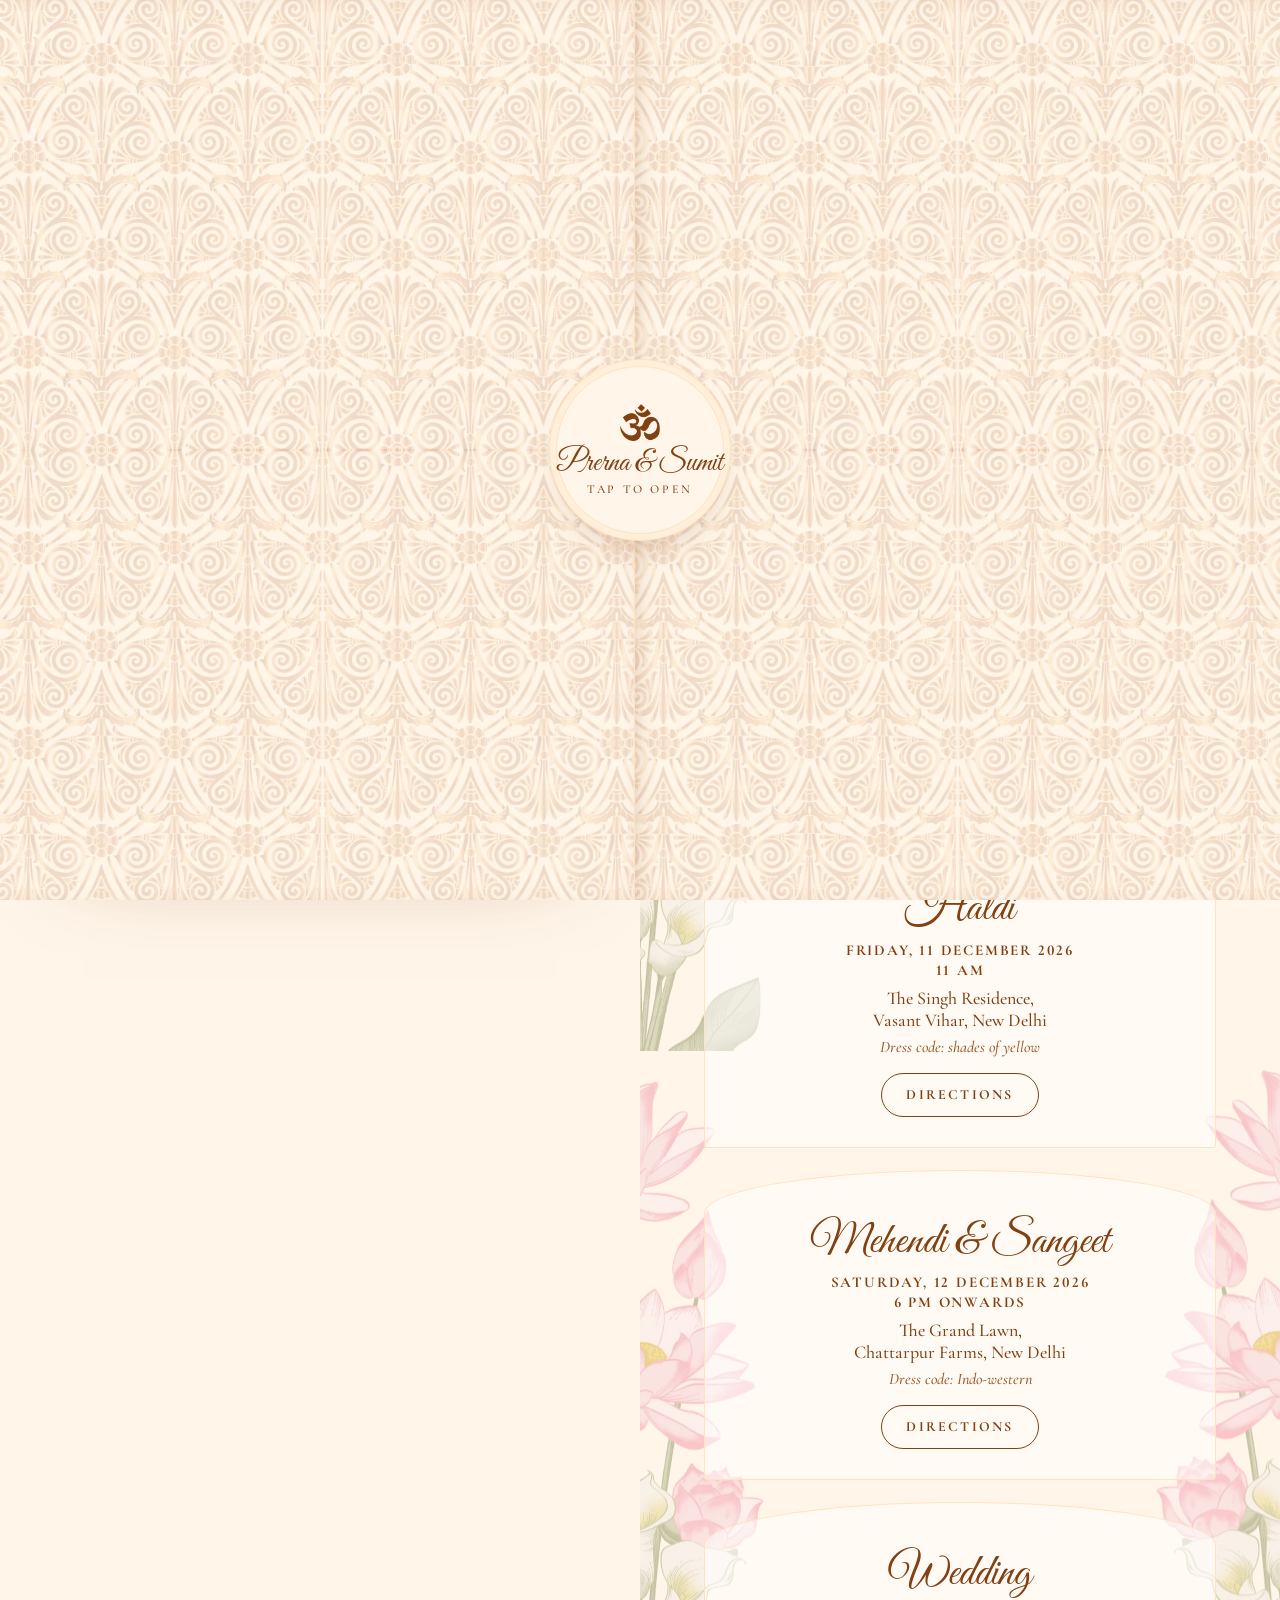
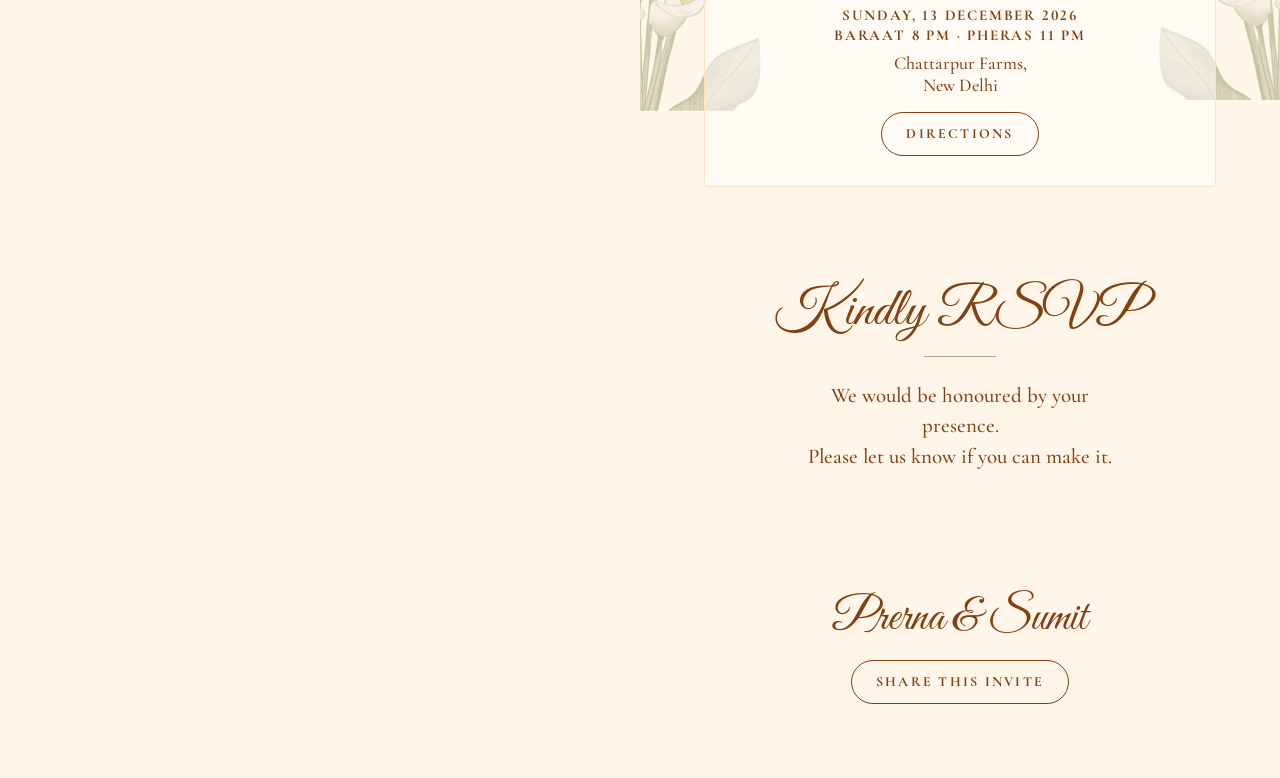
<file: invites/prerna-weds-sumit/index.html>
<!doctype html>
<html lang="en">
<head>
  <meta charset="utf-8">
  <meta name="viewport" content="width=device-width, initial-scale=1, viewport-fit=cover">
  <title>Prerna &amp; Sumit — Wedding Invitation</title>
  <meta name="description" content="You are invited to our wedding on 13 December 2026">
  <!-- Link preview for WhatsApp / Instagram / iMessage -->
  <meta property="og:type" content="website">
  <meta property="og:title" content="Prerna &amp; Sumit — Wedding Invitation">
  <meta property="og:description" content="You are invited to our wedding on 13 December 2026">
  <meta property="og:image" content="https://choprakhushee.github.io/Wedding-Invites/templates/lotus-arch/preview.jpg">
  <meta name="theme-color" content="#fff5e9">
  <link rel="preconnect" href="https://fonts.googleapis.com">
  <link rel="preconnect" href="https://fonts.gstatic.com" crossorigin>
  <link href="https://fonts.googleapis.com/css2?family=Cormorant+Garamond:ital,wght@0,500;0,600;0,700;1,500&family=Great+Vibes&display=swap" rel="stylesheet">
  <link rel="preload" as="image" href="../../templates/lotus-arch/layers/background.webp">
  <link rel="stylesheet" href="../../templates/lotus-arch/invite.css">
</head>
<body class="is-closed">

  <!-- Opening doors -->
  <button class="doors" id="doors" type="button" aria-label="Open the invitation">
    <span class="door door--left"></span>
    <span class="door door--right"></span>
    <span class="seal">
      <img class="seal__om" src="../../templates/lotus-arch/layers/om-mark.webp" alt="">
      <span class="seal__initials" data-field="initials"></span>
      <span class="seal__hint">Tap to open</span>
    </span>
  </button>

  <div class="petals" aria-hidden="true"></div>

  <main>
    <!-- The invitation card: Canva layers + live text. Sticks on the left on desktop. -->
    <div class="stage">
    <section class="card" aria-label="Wedding invitation">
      <img class="layer layer--bg" src="../../templates/lotus-arch/layers/background.webp" alt="">
      <img class="layer layer--arch" src="../../templates/lotus-arch/layers/arch.webp" alt="">
      <div class="layer lanterns">
        <img class="lantern lantern--a-left" src="../../templates/lotus-arch/layers/lanterns.webp" alt="">
        <img class="lantern lantern--b-left" src="../../templates/lotus-arch/layers/lanterns.webp" alt="">
        <img class="lantern lantern--b-right" src="../../templates/lotus-arch/layers/lanterns.webp" alt="">
        <img class="lantern lantern--a-right" src="../../templates/lotus-arch/layers/lanterns.webp" alt="">
      </div>
      <img class="layer layer--florals-left" src="../../templates/lotus-arch/layers/florals-left.webp" alt="">
      <img class="layer layer--florals-right" src="../../templates/lotus-arch/layers/florals-right.webp" alt="">
      <img class="layer layer--om" src="../../templates/lotus-arch/layers/om.webp" alt="">

      <div class="text">
        <p class="t t--intro" style="--y:138" data-field="intro"></p>
        <h1 class="t t--name" style="--y:162" data-field="bride_name"></h1>
        <p class="t t--amp" style="--y:205">&amp;</p>
        <p class="t t--name" style="--y:230" data-field="groom_name"></p>
        <p class="t t--line" style="--y:294" data-field="invite_line"></p>
        <p class="t t--month" style="--y:337" data-field="date_month"></p>
        <div class="t date-row" style="--y:359">
          <span class="date-row__side date-row__side--left" data-field="date_weekday"></span>
          <span class="date-row__day" data-field="date_day"></span>
          <span class="date-row__side date-row__side--right" data-field="time"></span>
        </div>
        <p class="t t--year" style="--y:392" data-field="date_year"></p>
        <p class="t t--at" style="--y:412">at</p>
        <p class="t t--venue" style="--y:436" data-field="venue"></p>
        <p class="t t--rsvp" style="--y:488" data-field="rsvp_line"></p>
      </div>
    </section>
    </div>

    <div class="details">
    <!-- Desktop only: the card is beside this, so the names lead the right column. -->
    <section class="hero" aria-hidden="true">
      <p class="hero__kicker">The wedding of</p>
      <p class="hero__names" data-field="initials"></p>
      <p class="hero__date">
        <span data-field="date_weekday"></span>, <span data-field="date_day"></span> <span data-field="date_month"></span> <span data-field="date_year"></span>
      </p>
      <p class="hero__venue" data-field="venue"></p>
    </section>

    <section class="section countdown" data-show-if="countdown_to">
      <h2 class="section__title">Counting down</h2>
      <div class="countdown__grid" id="countdown">
        <div><span data-unit="days">0</span><small>Days</small></div>
        <div><span data-unit="hours">0</span><small>Hours</small></div>
        <div><span data-unit="minutes">0</span><small>Minutes</small></div>
        <div><span data-unit="seconds">0</span><small>Seconds</small></div>
      </div>
      <p class="countdown__done" hidden data-field="married_message"></p>
    </section>

    <section class="section events" data-show-if="events">
      <!-- Parallax: these drift slower than the page scroll. -->
      <img class="deco deco--left" data-speed="-0.35" src="../../templates/lotus-arch/layers/florals-left-crop.webp" alt="">
      <img class="deco deco--right deco--low" data-speed="-0.2" src="../../templates/lotus-arch/layers/florals-right-crop.webp" alt="">
      <h2 class="section__title" data-field="events_title"></h2>
      <div class="events__list" id="events"></div>
    </section>

    <section class="section rsvp" data-show-if="rsvp">
      <img class="deco deco--left deco--low" data-speed="-0.3" src="../../templates/lotus-arch/layers/florals-left-crop.webp" alt="">
      <h2 class="section__title">Kindly RSVP</h2>
      <p class="rsvp__note" data-field="rsvp_note"></p>
      <div class="rsvp__actions">
        <a class="btn" id="rsvp-form" target="_blank" rel="noopener" hidden>RSVP online</a>
        <a class="btn btn--ghost" id="rsvp-whatsapp" target="_blank" rel="noopener" hidden>RSVP on WhatsApp</a>
      </div>
    </section>

    <footer class="footer">
      <p class="footer__names" data-field="initials"></p>
      <a class="btn btn--ghost" id="share" href="#">Share this invite</a>
      <p class="footer__credit" data-field="credit"></p>
    </footer>
    </div>
  </main>

  <button class="music" id="music" type="button" aria-label="Pause music" hidden>
    <svg viewBox="0 0 24 24" aria-hidden="true"><path d="M9 18V5l11-2v13" fill="none" stroke="currentColor" stroke-width="1.6" stroke-linecap="round" stroke-linejoin="round"/><circle cx="6" cy="18" r="3" fill="none" stroke="currentColor" stroke-width="1.6"/><circle cx="17" cy="16" r="3" fill="none" stroke="currentColor" stroke-width="1.6"/></svg>
  </button>
  <audio id="audio" loop preload="none"></audio>

  <script src="../../templates/lotus-arch/invite.js"></script>
</body>
</html>
</file>
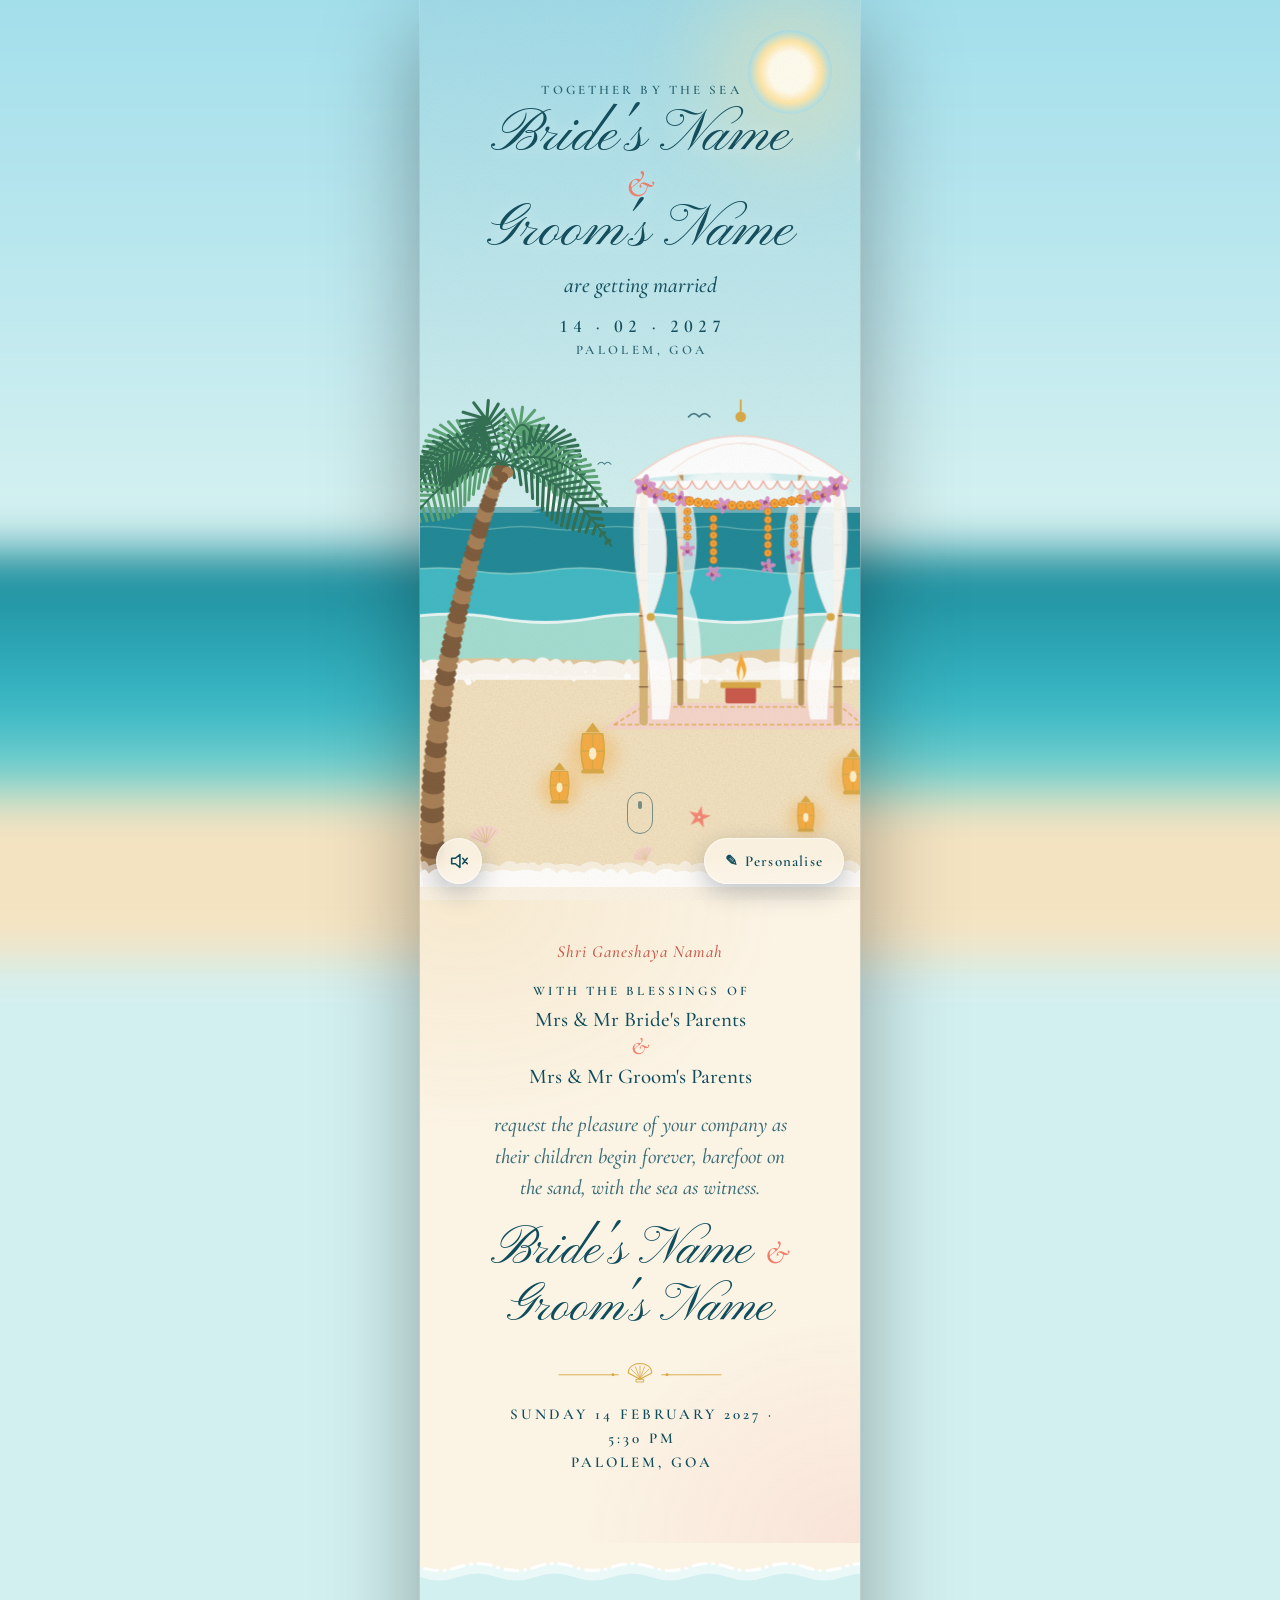
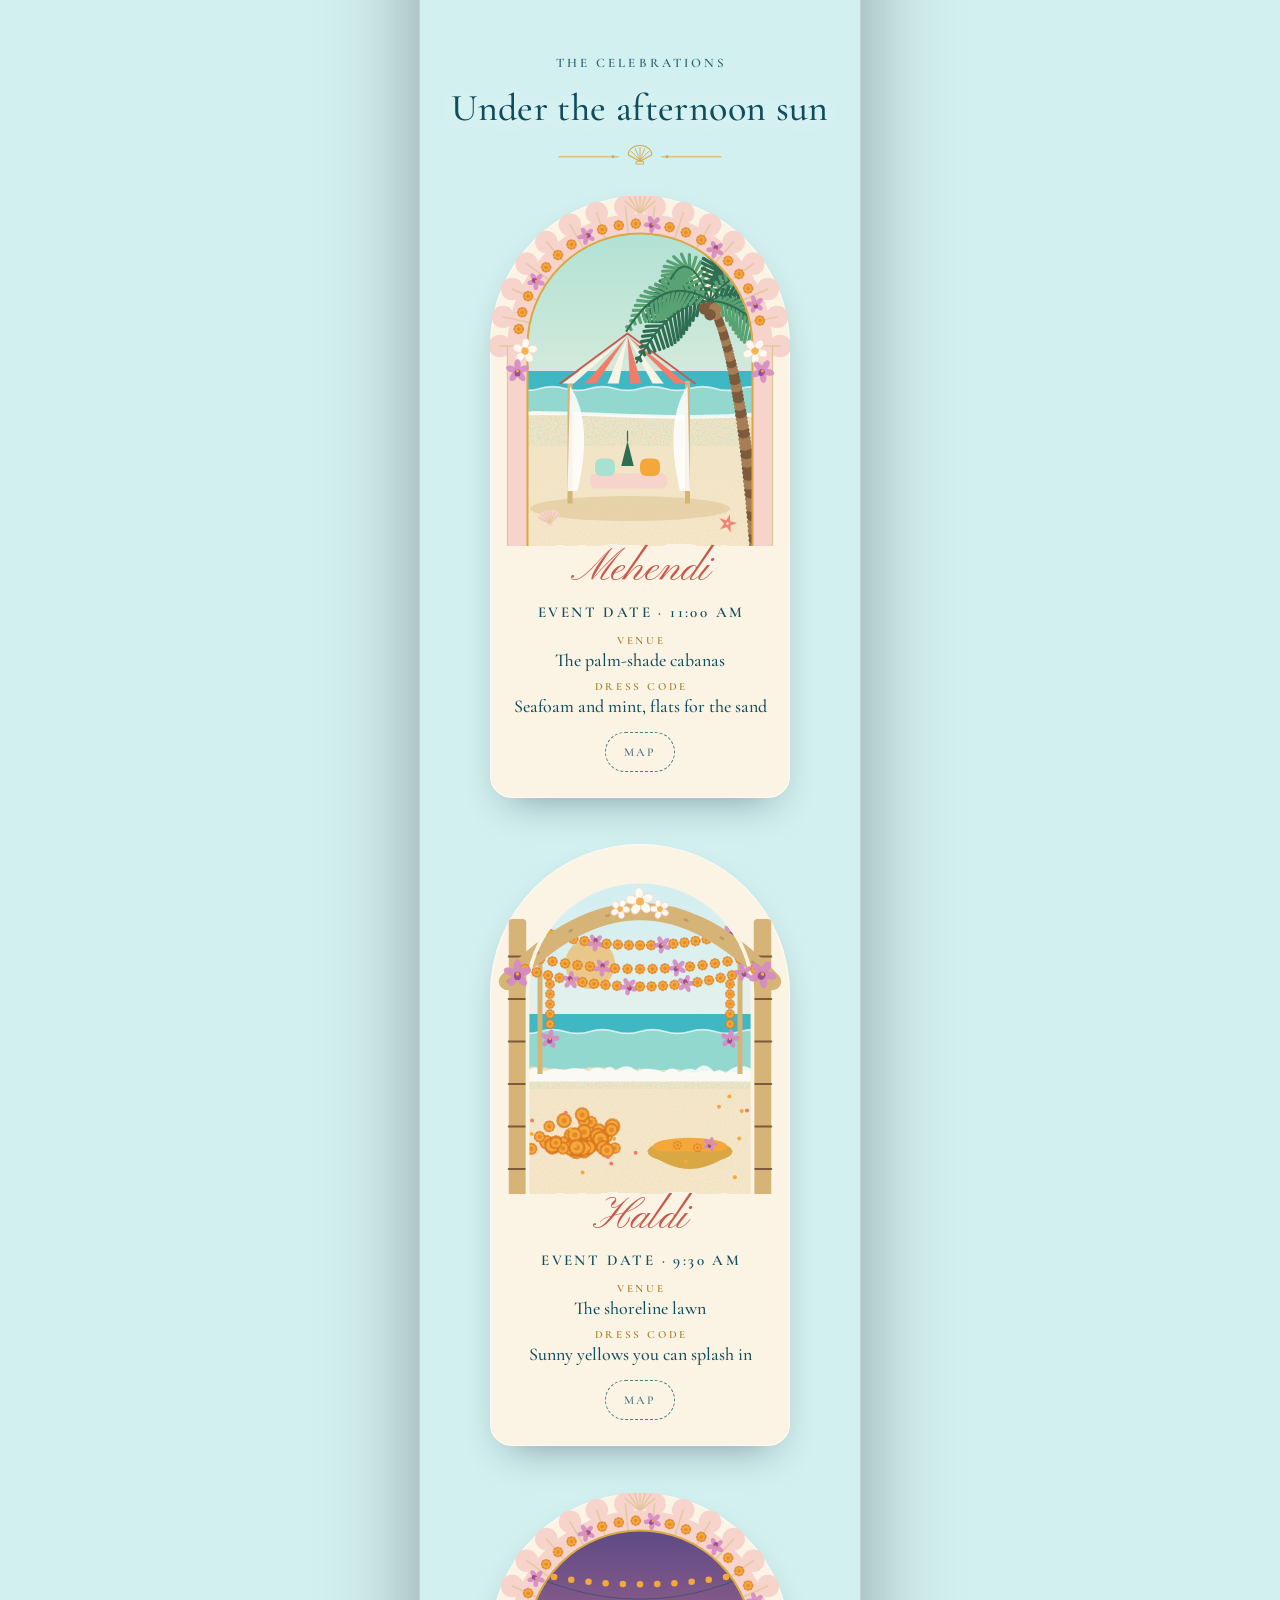
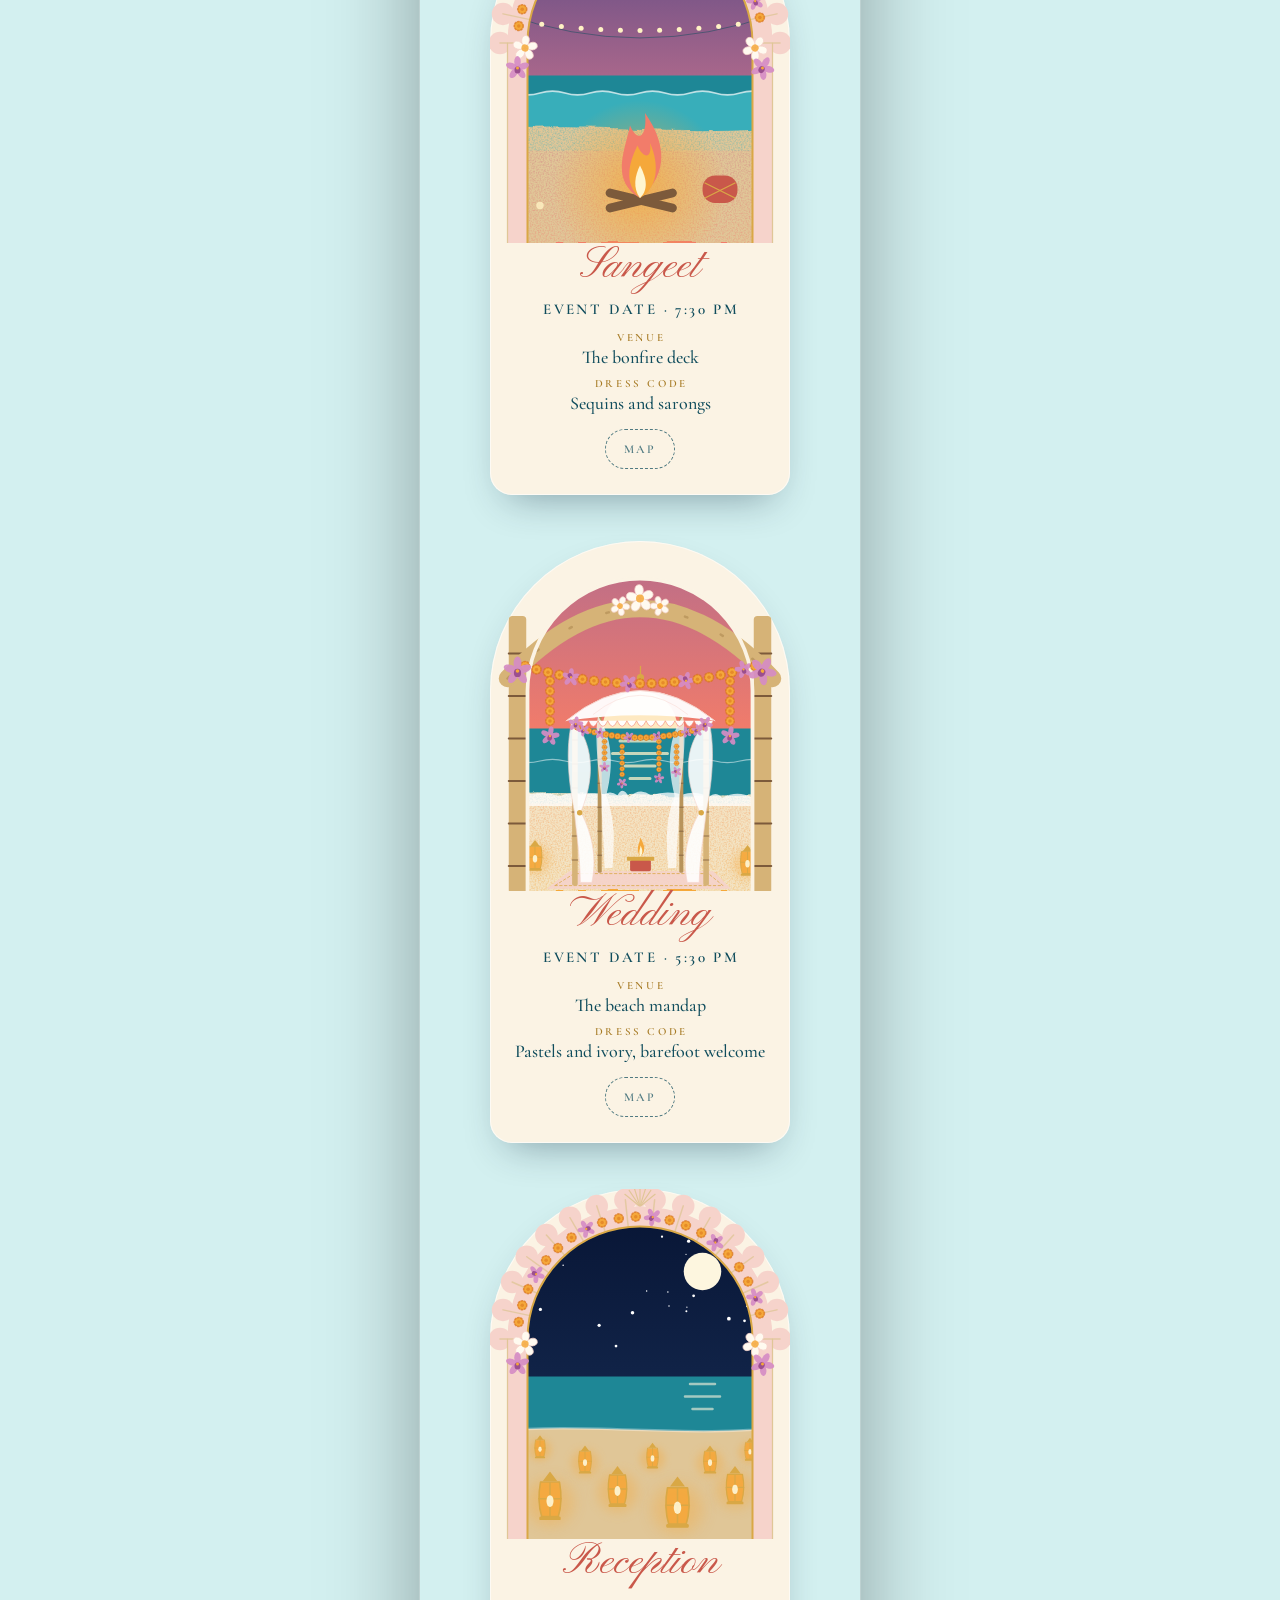
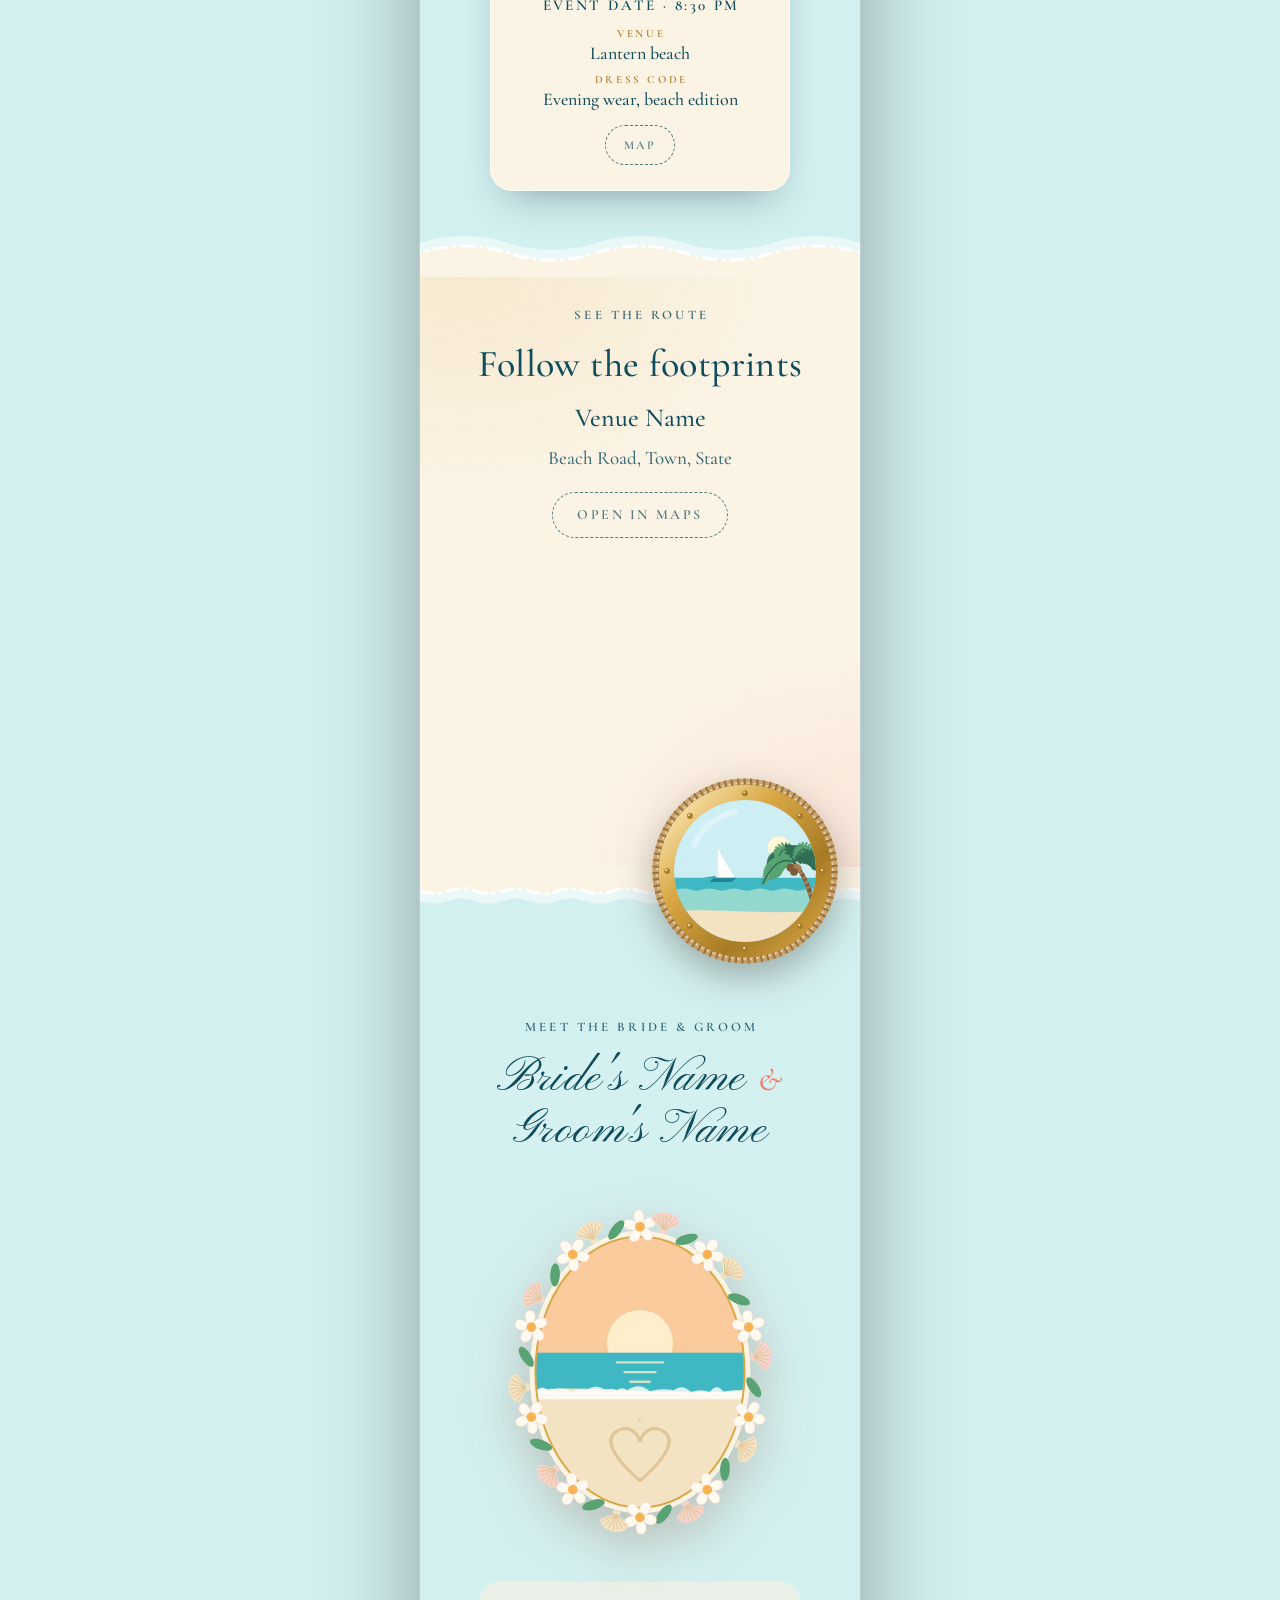
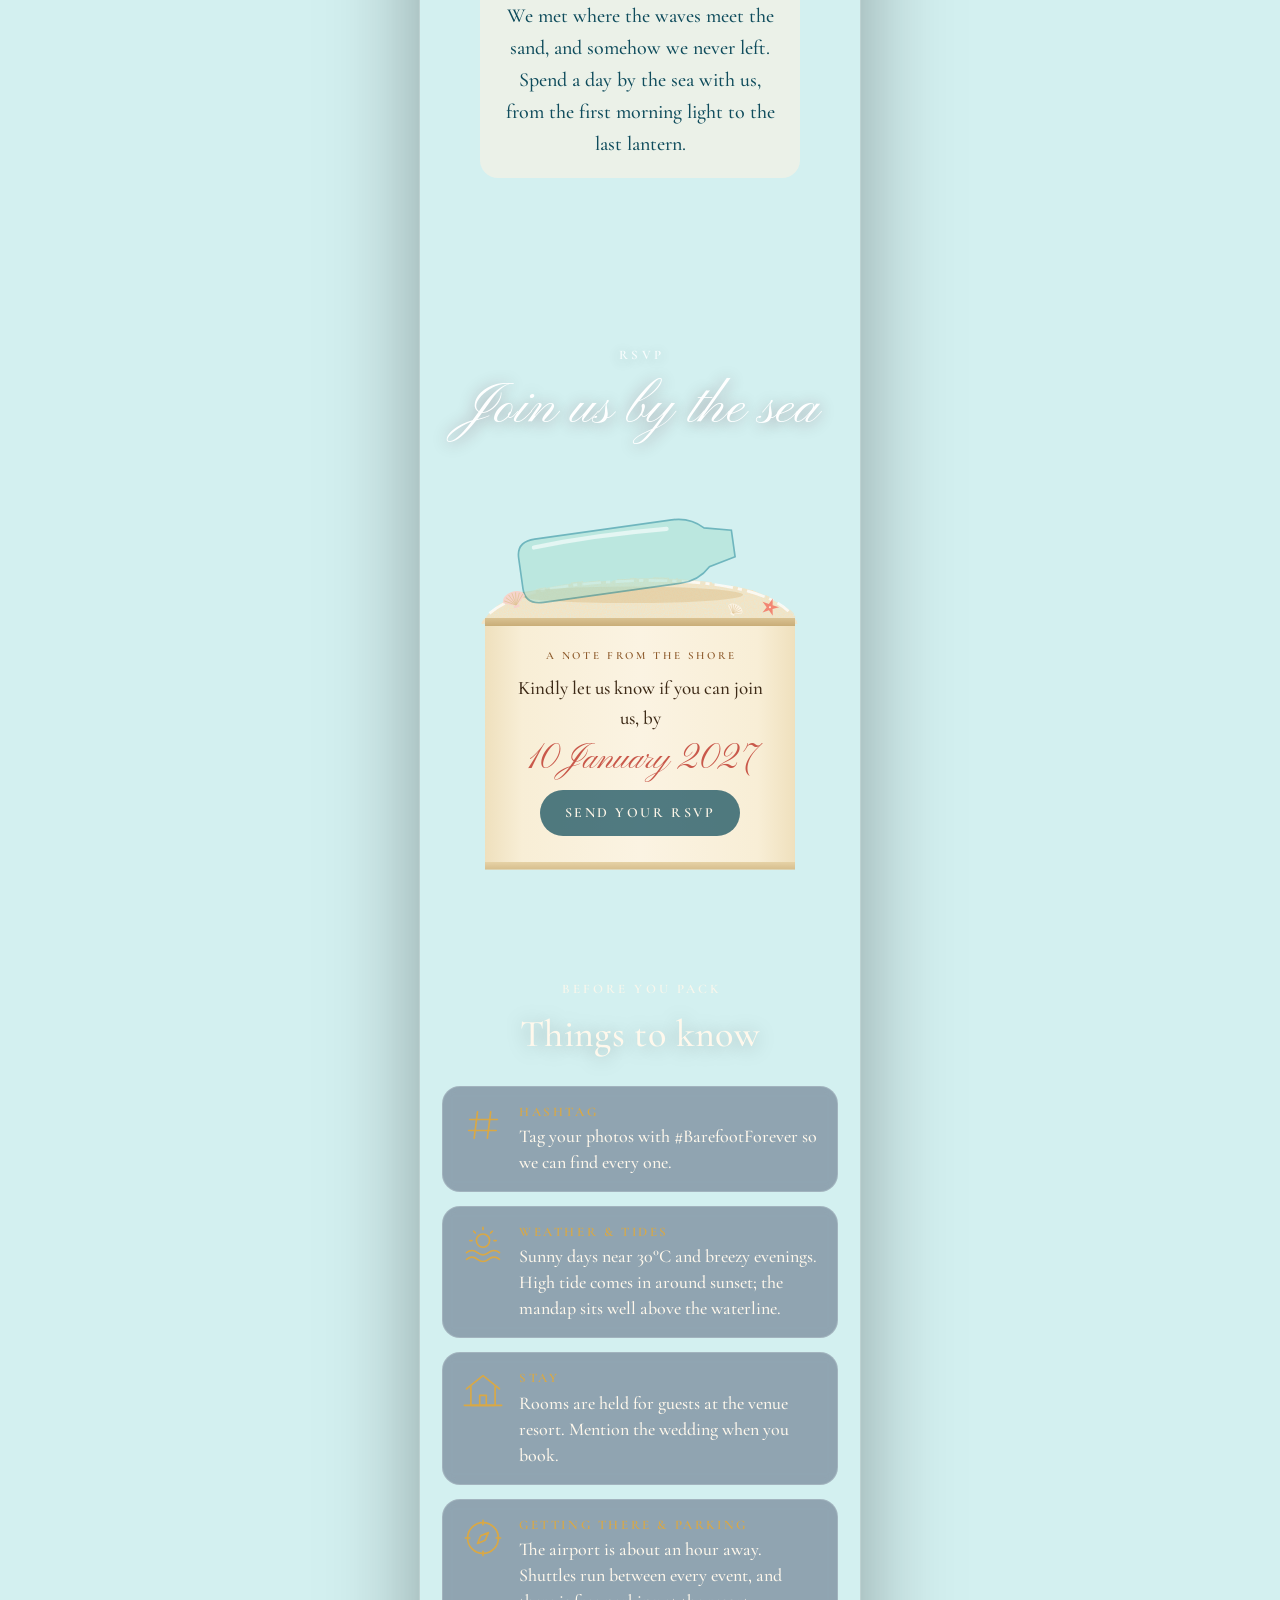
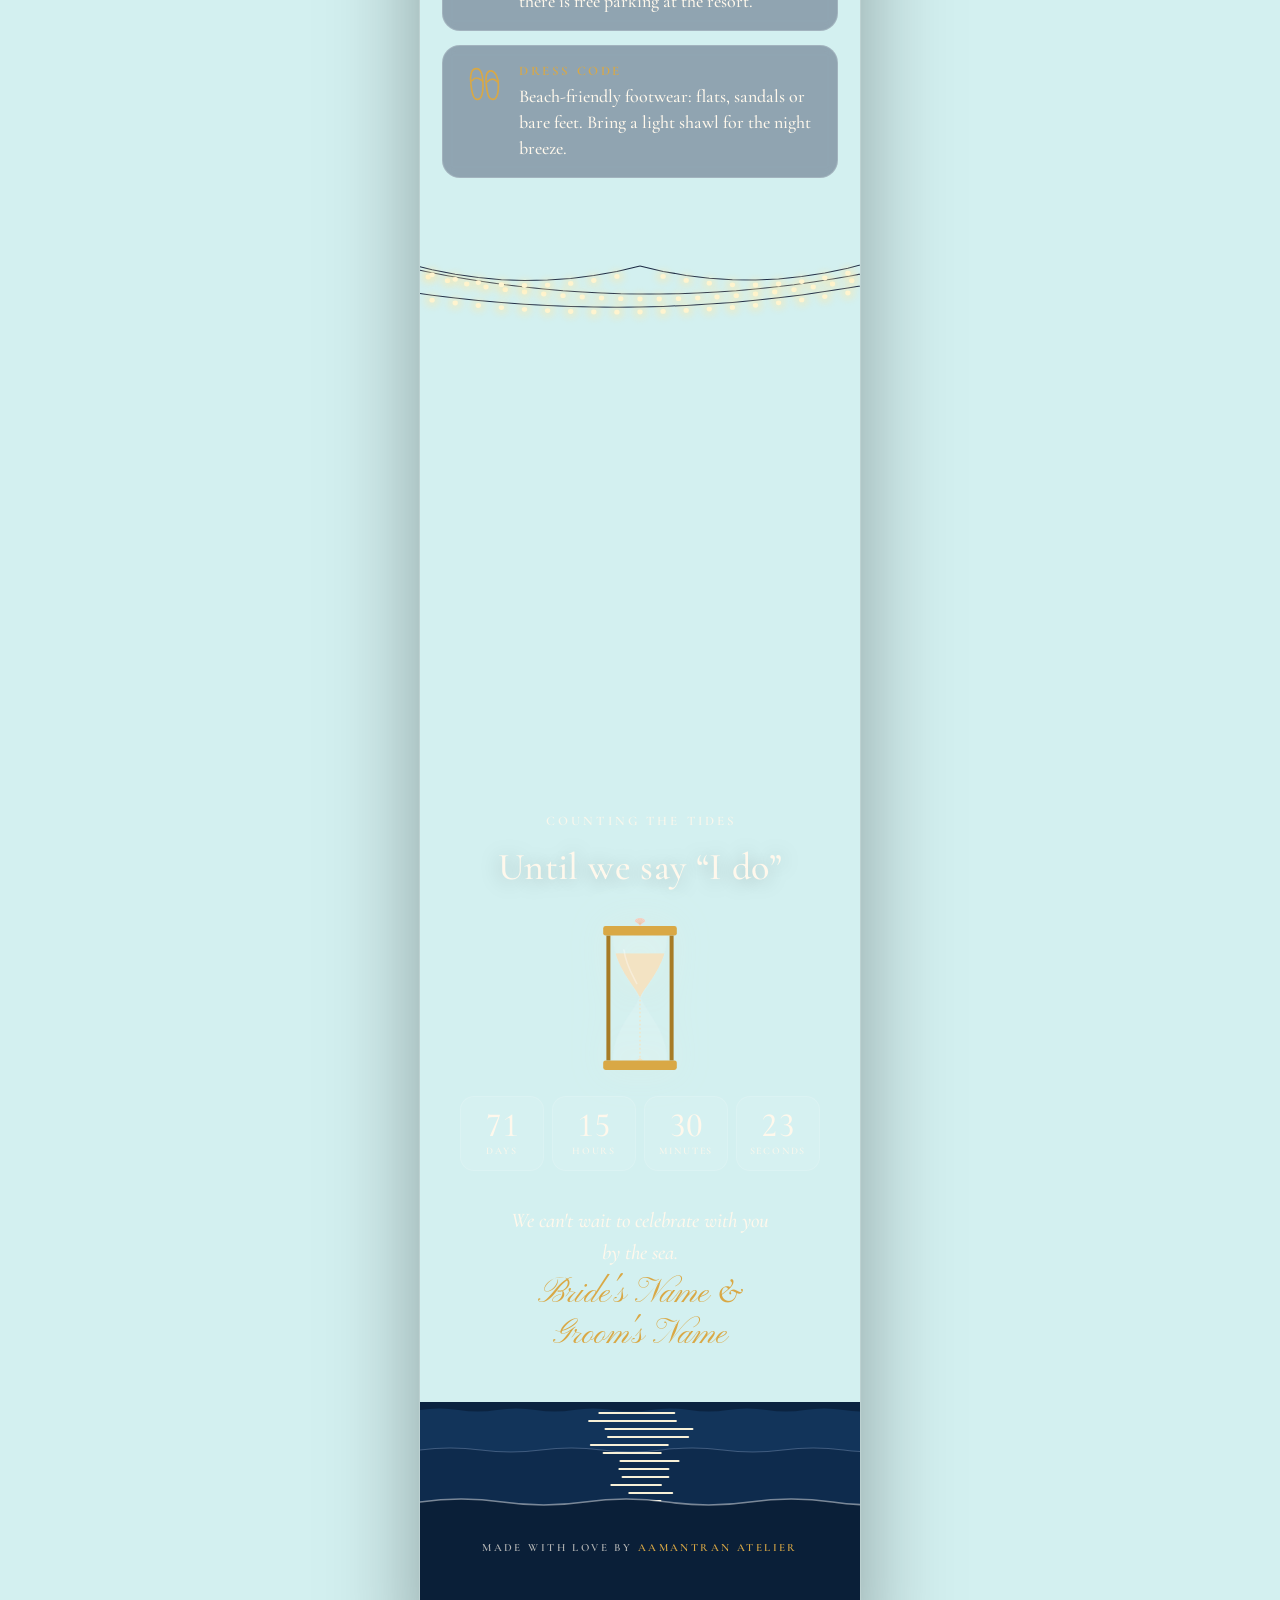
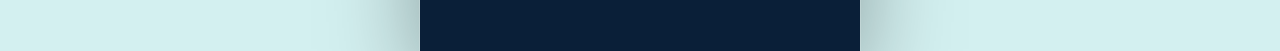
<file: templates/beach-wedding/index.html>
<!doctype html>
<html lang="en" data-story="coral">
<head>
<meta charset="utf-8">
<meta name="viewport" content="width=device-width, initial-scale=1, viewport-fit=cover">
<title>Beach Wedding</title>
<meta name="description" content="A barefoot-luxury beach wedding invitation. Sample template by Aamantran Atelier.">
<meta property="og:title" content="Beach Wedding">
<meta property="og:description" content="Join us by the sea. A wedding invitation by Aamantran Atelier.">
<meta name="theme-color" content="#3FB8C4">
<meta name="robots" content="noindex">
<link rel="preload" href="fonts/cormorant-garamond-latin-500-normal.woff2" as="font" type="font/woff2" crossorigin>
<link rel="preload" href="fonts/pinyon-script-latin-400-normal.woff2" as="font" type="font/woff2" crossorigin>
<link rel="stylesheet" href="beach.css">
<script>document.documentElement.classList.add("js")</script>
<script src="vendor/lz-string.min.js" defer></script>
<script src="art.js" defer></script>
<script src="sound.js" defer></script>
<script src="beach.js" defer></script>
</head>
<body>
<!-- shared SVG filters: watercolour bleed, soft cloud edges, glows -->
<svg width="0" height="0" style="position:absolute" aria-hidden="true" focusable="false">
  <defs>
    <filter id="wc" x="-5%" y="-5%" width="110%" height="110%">
      <feTurbulence type="fractalNoise" baseFrequency="0.035" numOctaves="3" seed="4" result="n"/>
      <feDisplacementMap in="SourceGraphic" in2="n" scale="6" xChannelSelector="R" yChannelSelector="G" result="d"/>
      <feTurbulence type="fractalNoise" baseFrequency="0.8" numOctaves="2" seed="9" result="g"/>
      <feColorMatrix in="g" type="matrix" values="0 0 0 0 0  0 0 0 0 0  0 0 0 0 0  0 0 0 -0.9 1.35" result="ga"/>
      <feComposite in="d" in2="ga" operator="in"/>
    </filter>
    <filter id="wcSoft" x="-20%" y="-30%" width="140%" height="160%">
      <feTurbulence type="fractalNoise" baseFrequency="0.05" numOctaves="2" seed="2" result="n"/>
      <feDisplacementMap in="SourceGraphic" in2="n" scale="9" result="d"/>
      <feGaussianBlur in="d" stdDeviation="1.6"/>
    </filter>
    <filter id="blur6" x="-50%" y="-50%" width="200%" height="200%"><feGaussianBlur stdDeviation="6"/></filter>
    <filter id="blur3" x="-50%" y="-50%" width="200%" height="200%"><feGaussianBlur stdDeviation="3"/></filter>
  </defs>
</svg>

<!-- desktop backdrop: the same sky, blurred, with sea and sand -->
<div class="backdrop" aria-hidden="true"><div class="bd-sky"></div><div class="bd-sea"></div><div class="bd-sand"></div></div>

<div class="phone">
  <!-- the sky that tells the day: fixed behind the column, recoloured as you scroll -->
  <div class="sky" aria-hidden="true">
    <div class="sky-stars" id="sky-stars"></div>
    <div class="sky-sun"></div>
    <div class="sky-moon"></div>
    <div class="sky-clouds" id="sky-clouds"></div>
  </div>
  <div class="grain" aria-hidden="true"></div>

  <main id="invite">
    <!-- 1 · MORNING -->
    <section class="hero tone-day" data-sky="0" id="top">
      <div class="hero-scene" id="hero-scene"></div>
      <div class="hero-copy">
        <p class="eyebrow">Together by the sea</p>
        <h1 class="names">
          <span data-b="bride">Bride's Name</span>
          <span class="amp">&amp;</span>
          <span data-b="groom">Groom's Name</span>
        </h1>
        <p class="tagline" data-b="tagline">are getting married</p>
        <p class="hero-date"><span data-f="dateDots"></span></p>
        <p class="hero-city" data-b="city"></p>
      </div>
      <div class="edge-foam" id="edge-foam"></div>
      <a class="scroll-cue" href="#invitation" aria-label="Scroll to the invitation"><span></span></a>
    </section>

    <!-- 2 · INVITATION -->
    <section class="invitation chapter-sand tone-day" data-sky="0.4" id="invitation">
      <div class="wrap reveal">
        <p class="blessing" data-b="blessing" data-show="blessingOn"></p>
        <div class="parents">
          <p class="small-caps">With the blessings of</p>
          <p><span data-b="brideParents"></span><br><span class="and">&amp;</span><br><span data-b="groomParents"></span></p>
        </div>
        <p class="wording" data-b="wording"></p>
        <p class="script-names"><span data-b="bride"></span> <span class="amp">&amp;</span> <span data-b="groom"></span></p>
        <div class="divider-slot"></div>
        <p class="when"><span data-f="dateLong"></span><br><span data-b="city"></span></p>
      </div>
      <div class="edge-bottom" data-edge="paper:1:flip"></div>
    </section>

    <!-- 3 · AFTERNOON -->
    <section class="events tone-day" data-sky="1" id="events">
      <header class="section-head reveal">
        <p class="eyebrow">The celebrations</p>
        <h2>Under the afternoon sun</h2>
        <div class="divider-slot"></div>
      </header>
      <div class="event-list" id="event-list"></div>
    </section>

    <!-- 4 · SEE THE ROUTE -->
    <section class="route chapter-sand tone-day" data-sky="1.4" id="route">
      <div class="edge-top" data-edge="paper:2"></div>
      <div class="wrap reveal">
        <p class="eyebrow">See the route</p>
        <h2>Follow the footprints</h2>
        <p class="venue-name" data-b="venueName"></p>
        <p class="venue-address" data-b="venueAddress"></p>
        <a class="btn" data-link="venueMap" href="#" target="_blank" rel="noopener">Open in Maps</a>
      </div>
      <div class="walk" id="walk"></div>
      <div class="edge-bottom" data-edge="paper:3:flip"></div>
      <div class="porthole" id="porthole"></div>
    </section>

    <!-- 5 · GOLDEN HOUR -->
    <section class="couple tone-day" data-sky="2" id="couple">
      <header class="section-head reveal">
        <p class="eyebrow">Meet the bride &amp; groom</p>
        <h2><span data-b="bride"></span> <span class="amp">&amp;</span> <span data-b="groom"></span></h2>
      </header>
      <div class="couple-frame reveal" id="couple-frame"></div>
      <p class="story reveal" data-b="story"></p>
    </section>

    <!-- 6 · SUNSET -->
    <section class="rsvp tone-sunset" data-sky="3" id="rsvp">
      <header class="section-head reveal">
        <p class="eyebrow">RSVP</p>
        <h2 class="script-h">Join us by the sea</h2>
      </header>
      <div class="bottle-wrap" id="bottle-wrap">
        <div class="bottle" id="bottle"></div>
        <div class="note">
          <p class="small-caps">A note from the shore</p>
          <p>Kindly let us know if you can join us, by</p>
          <p class="rsvp-by" data-f="rsvpBy"></p>
          <a class="btn btn-solid" id="rsvp-btn" href="#" target="_blank" rel="noopener">Send your RSVP</a>
        </div>
      </div>
    </section>

    <!-- 7 · DUSK -->
    <section class="know tone-night" data-sky="4" id="know">
      <header class="section-head reveal">
        <p class="eyebrow">Before you pack</p>
        <h2>Things to know</h2>
      </header>
      <ul class="know-list" id="know-list"></ul>
    </section>

    <!-- 8 · NIGHT -->
    <section class="follow tone-night" data-sky="5" id="follow">
      <div class="fairy" id="fairy"></div>
      <header class="section-head reveal">
        <p class="eyebrow">Follow the action</p>
        <p class="hashtag" data-b="hashtag"></p>
        <p class="follow-copy">Share your moments from the shore with our hashtag.</p>
        <a class="btn btn-gold" data-link="instagram" href="#" target="_blank" rel="noopener">
          <svg viewBox="0 0 24 24" aria-hidden="true"><rect x="3" y="3" width="18" height="18" rx="5"/><circle cx="12" cy="12" r="4"/><circle cx="17.3" cy="6.7" r="1"/></svg>
          Follow on Instagram</a>
      </header>
    </section>

    <!-- 9 · CALM CLOSE -->
    <section class="countdown tone-night" data-sky="5.4" id="countdown">
      <header class="section-head reveal">
        <p class="eyebrow">Counting the tides</p>
        <h2>Until we say “I do”</h2>
      </header>
      <div class="clock reveal">
        <div class="hourglass" id="hourglass"></div>
        <div class="units" role="timer" aria-live="off">
          <div><b id="cd-d">00</b><span>Days</span></div>
          <div><b id="cd-h">00</b><span>Hours</span></div>
          <div><b id="cd-m">00</b><span>Minutes</span></div>
          <div><b id="cd-s">00</b><span>Seconds</span></div>
        </div>
      </div>
      <p class="closing reveal" data-b="closing"></p>
      <p class="sign-names"><span data-b="bride"></span> <span class="amp">&amp;</span> <span data-b="groom"></span></p>
      <div class="moonwater" id="moonwater"></div>
      <footer class="signature">Made with love by <span>Aamantran Atelier</span></footer>
    </section>
  </main>

  <!-- floating controls -->
  <button class="fab fab-sound" id="sound-btn" type="button" aria-pressed="false" aria-label="Play sea sounds">
    <svg viewBox="0 0 24 24" aria-hidden="true"><path class="on" d="M4 9h4l5-4v14l-5-4H4z"/><path class="on waves" d="M16 9c1.3 1.6 1.3 4.4 0 6M18.5 6.5c2.7 3 2.7 8 0 11"/><path class="off" d="M16 9l5 6M21 9l-5 6"/></svg>
  </button>
  <button class="fab fab-edit" id="edit-btn" type="button" aria-haspopup="dialog" aria-controls="editor">✎ Personalise</button>
</div>

<!-- editor -->
<div class="scrim" id="scrim" hidden></div>
<aside class="editor" id="editor" role="dialog" aria-modal="true" aria-labelledby="editor-title" hidden>
  <div class="editor-head">
    <h2 id="editor-title">✎ Personalise</h2>
    <button class="icon-btn" id="editor-close" type="button" aria-label="Close the editor">✕</button>
  </div>
  <div class="editor-body" id="editor-body"></div>
  <div class="editor-foot">
    <button class="btn btn-solid" id="share-btn" type="button">Share with guests</button>
    <button class="btn" id="copy-edit-btn" type="button">Copy edit link</button>
    <button class="btn btn-quiet" id="reset-btn" type="button">Reset to sample</button>
    <div class="share-out" id="share-out" hidden>
      <label for="share-url" class="small-caps" id="share-label">Guest link</label>
      <input id="share-url" type="text" readonly>
    </div>
  </div>
</aside>

<div class="toast" id="toast" role="status" aria-live="polite"></div>
<noscript><p style="padding:40px;text-align:center">Please turn on JavaScript to open this invitation.</p></noscript>
</body>
</html>
</file>
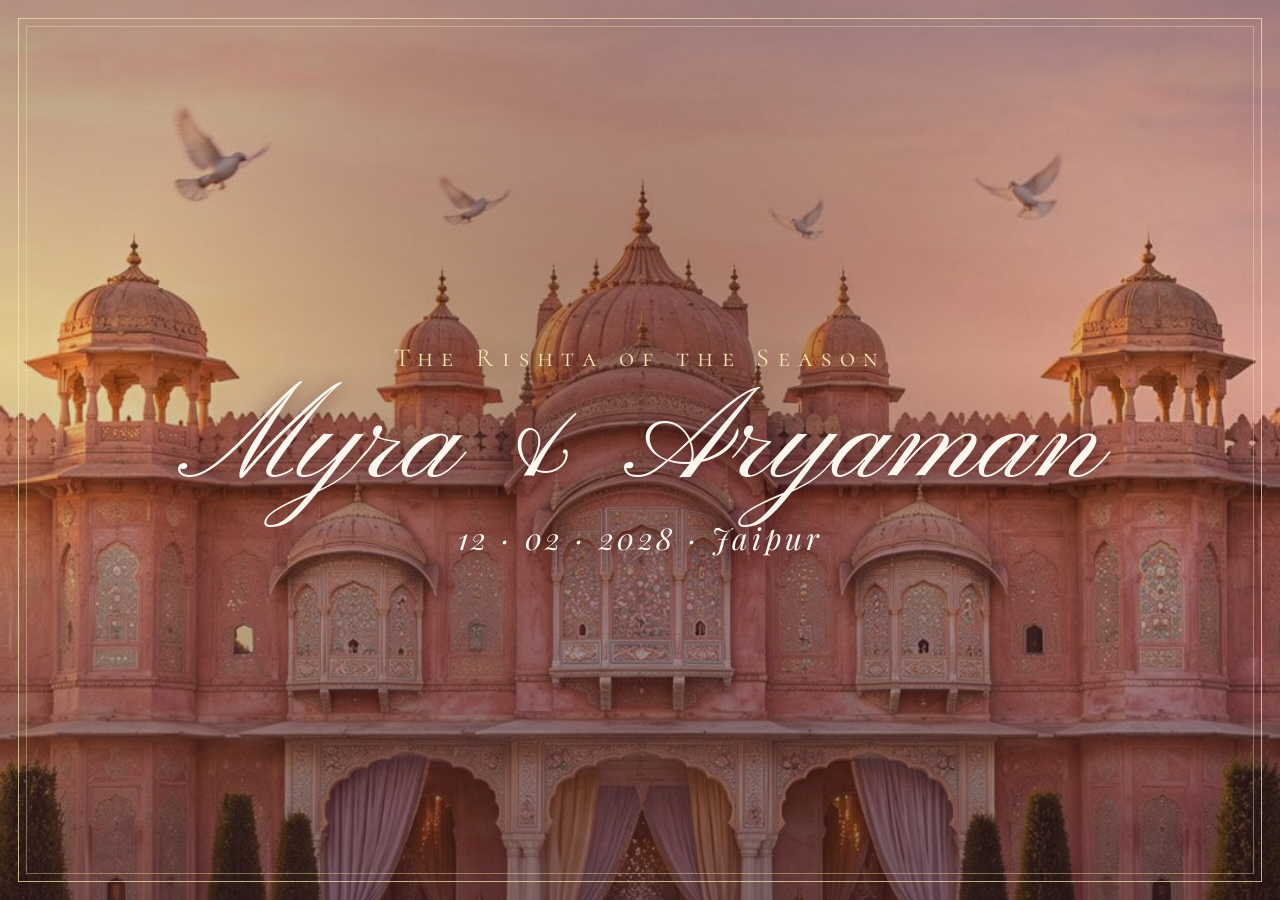
<file: myra-weds-aryaman/tools/og.html>
<!doctype html>
<!-- Renders the 1200x630 share image: open with ?bg=../assets/og-base.jpg and screenshot at 1200x630 (tools/og.js does this). -->
<html><head><meta charset="utf-8">
<link href="https://fonts.googleapis.com/css2?family=Pinyon+Script&family=Cormorant+SC:wght@500&family=Playfair+Display:ital@1&display=swap" rel="stylesheet">
<style>
  html, body { margin: 0; width: 1200px; height: 630px; overflow: hidden; background: #2a1626; }
  .bg { position: absolute; inset: 0; background-size: cover; background-position: center 28%; }
  .bg::after { content: ""; position: absolute; inset: 0; background: radial-gradient(60% 70% at 50% 42%, rgba(40,12,24,.42), rgba(40,12,24,.1) 70%), linear-gradient(to bottom, rgba(40,12,24,.25), transparent 40%, rgba(40,12,24,.45)); }
  .t { position: absolute; inset: 0; display: flex; flex-direction: column; align-items: center; justify-content: center; color: #fbf6ee; text-align: center; text-shadow: 0 2px 18px rgba(60,15,30,.7); }
  .sc { font-family: "Cormorant SC"; letter-spacing: .32em; font-size: 26px; color: #f2e2b0; }
  .n { font-family: "Pinyon Script"; font-size: 132px; line-height: 1.1; padding: 0 30px; }
  .d { font-family: "Playfair Display"; font-style: italic; font-size: 30px; letter-spacing: .12em; }
  .frame { position: absolute; inset: 18px; border: 1.5px solid rgba(242,226,176,.75); }
  .frame::after { content: ""; position: absolute; inset: 7px; border: 1px solid rgba(242,226,176,.4); }
</style></head>
<body><div class="bg" id="bg"></div><div class="frame"></div>
<div class="t"><div class="sc">The Rishta of the Season</div><div class="n" id="n">Myra &amp; Aryaman</div><div class="d" id="d">12 · 02 · 2028 · Jaipur</div></div>
<script>const p = new URLSearchParams(location.search); document.getElementById('bg').style.backgroundImage = `url(${p.get('bg') || '../assets/palace-sky.jpg'})`; if (p.get('names')) document.getElementById('n').textContent = p.get('names'); if (p.get('date')) document.getElementById('d').textContent = p.get('date');</script>
</body></html>
</file>
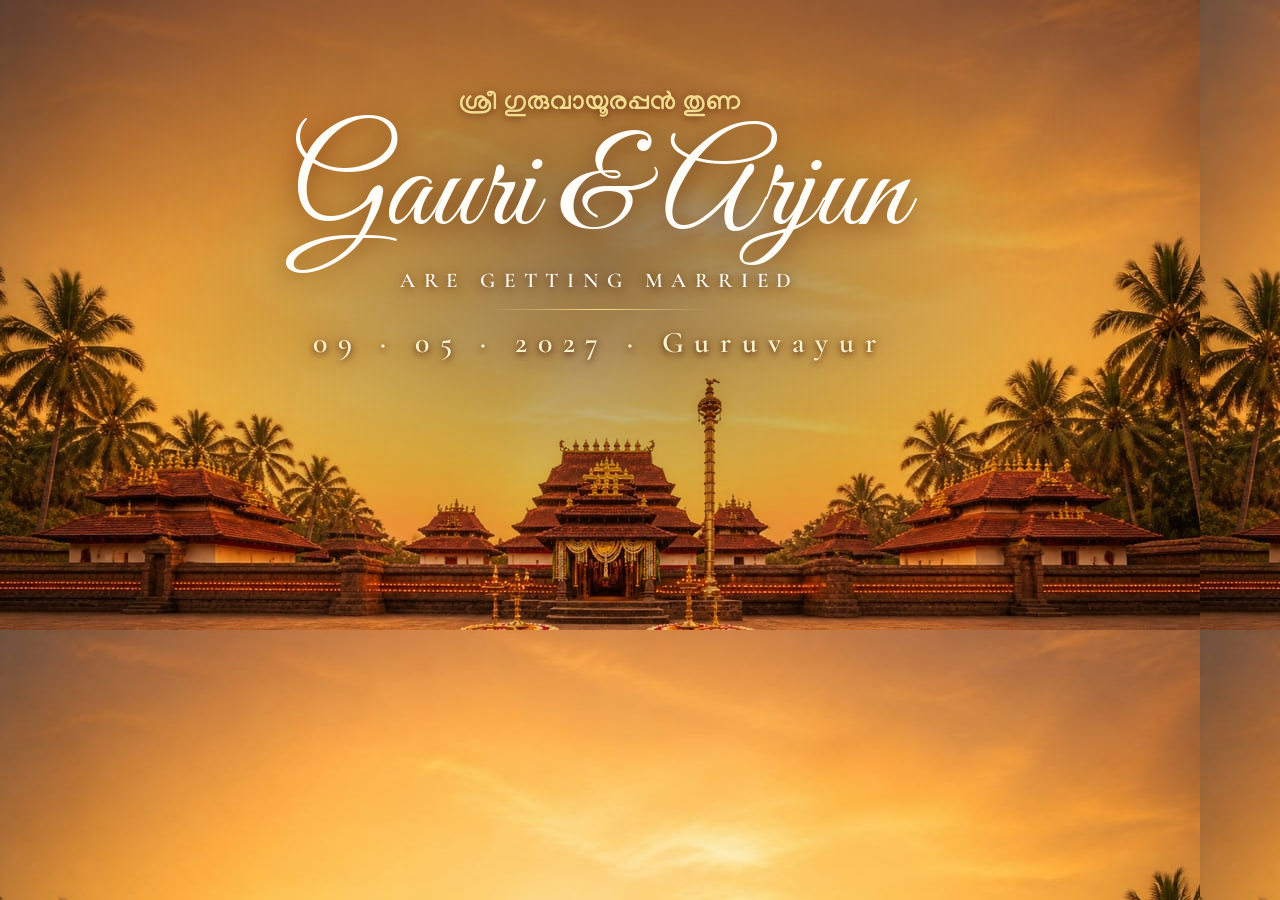
<file: invites/gauri-weds-arjun/assets/raw/og-template.html>
<!doctype html><html><head><meta charset="utf-8">
<link href="https://fonts.googleapis.com/css2?family=Cormorant+Garamond:wght@500;600&family=Great+Vibes&family=Manjari:wght@700&display=swap" rel="stylesheet">
<style>
html,body{margin:0;width:1200px;height:630px;overflow:hidden}
body{background:url(../og-bg.jpg) center/cover;font-family:"Cormorant Garamond",serif;position:relative}
.v{position:absolute;inset:0;background:radial-gradient(ellipse at 50% 42%,rgba(40,12,2,.5),rgba(40,12,2,0) 66%),linear-gradient(to bottom,rgba(40,12,2,.25),rgba(40,12,2,0) 40%)}
.t{position:absolute;left:0;right:0;top:92px;text-align:center;color:#FFFDF7}
.ml{font:700 26px/1 Manjari,sans-serif;color:#F3DC8E;text-shadow:0 2px 10px rgba(60,15,0,.6)}
.n{font:400 132px/1.15 "Great Vibes",cursive;padding:0 .2em;text-shadow:0 4px 24px rgba(90,25,0,.6)}
.s{font:600 21px/1 "Cormorant Garamond",serif;letter-spacing:.42em;text-transform:uppercase;color:#FFFDF7;text-shadow:0 2px 10px rgba(60,15,0,.8)}
.d{margin-top:16px;font:600 30px/1 "Cormorant Garamond",serif;letter-spacing:.36em;color:#FFF3CC;text-shadow:0 2px 6px rgba(60,15,0,.9),0 0 22px rgba(80,20,0,.7)}
.rule{width:220px;height:1px;margin:18px auto;background:linear-gradient(90deg,transparent,#F3DC8E,transparent)}
</style></head><body><div class="v"></div><div class="t">
<div class="ml">ശ്രീ ഗുരുവായൂരപ്പൻ തുണ</div><div class="n">Gauri &amp; Arjun</div>
<div class="s">are getting married</div><div class="rule"></div><div class="d">09 · 05 · 2027 · Guruvayur</div></div></body></html>
</file>
<file: templates/lotus-arch/invite.css>
/* Lotus Arch — animated wedding invite.
   Card coordinates come straight from the Canva design (397 x 559),
   so text uses --y in Canva pixels and font sizes in cqw (1cqw = 3.97 Canva px). */

:root {
  --ink: #814112;
  --ink-soft: #9a5a2b;
  --paper: #fff5e9;
  --line: #ffe3be;
  --rose: #f2a7bb;
  --script: "Great Vibes", cursive;
  --serif: "Cormorant Garamond", Georgia, serif;
  --card-w: min(100vw, 480px);
}

* { box-sizing: border-box; }

html { -webkit-text-size-adjust: 100%; }

body {
  margin: 0;
  background: var(--paper);
  color: var(--ink);
  font-family: var(--serif);
  font-weight: 500;
  font-variant-numeric: lining-nums;
  overflow-x: hidden;
}

body.is-closed { overflow: hidden; height: 100svh; }

img { display: block; max-width: 100%; }

[hidden] { display: none !important; }

main { width: var(--card-w); margin: 0 auto; }

/* ---------- Opening doors ---------- */

.doors {
  position: fixed;
  inset: 0;
  z-index: 50;
  border: 0;
  padding: 0;
  background: transparent;
  cursor: pointer;
  color: var(--ink);
  font: inherit;
}

.door {
  position: absolute;
  top: 0;
  bottom: 0;
  width: 50.5%;
  background: var(--paper) url("layers/background.webp") center / cover;
  transition: transform 1.6s cubic-bezier(.7, 0, .2, 1);
}
.door--left { left: 0; border-right: 1px solid var(--line); box-shadow: inset -12px 0 24px -16px rgba(129, 65, 18, .35); }
.door--right { right: 0; border-left: 1px solid var(--line); box-shadow: inset 12px 0 24px -16px rgba(129, 65, 18, .35); }

.seal {
  position: absolute;
  left: 50%;
  top: 50%;
  width: 168px;
  height: 168px;
  margin: -84px 0 0 -84px;
  border-radius: 50%;
  background: var(--paper);
  border: 1px solid var(--line);
  box-shadow: 0 0 0 6px rgba(255, 245, 233, .7), 0 0 0 7px var(--line), 0 18px 40px -18px rgba(129, 65, 18, .45);
  display: flex;
  flex-direction: column;
  align-items: center;
  justify-content: center;
  gap: 2px;
  transition: opacity .5s ease, transform .6s ease;
}
.seal__om { width: 40px; height: auto; margin-bottom: 4px; }
.seal__initials { font-family: var(--script); font-size: 30px; line-height: 1.1; white-space: nowrap; }
.seal__hint {
  font-size: 12px;
  letter-spacing: .22em;
  text-transform: uppercase;
  animation: pulse 2.4s ease-in-out infinite;
}

body.is-open .door--left { transform: translateX(-102%); }
body.is-open .door--right { transform: translateX(102%); }
body.is-open .seal { opacity: 0; transform: scale(.85); }
body.is-open .doors { pointer-events: none; }

/* ---------- The card ---------- */

.card {
  position: relative;
  width: 100%;
  aspect-ratio: 397 / 559;
  overflow: hidden;
  container-type: inline-size;
  background: var(--paper);
}

.layer { position: absolute; inset: 0; width: 100%; height: 100%; }

.lantern {
  position: absolute;
  inset: 0;
  width: 100%;
  height: 100%;
  animation: swing 3.6s ease-in-out infinite alternate;
}
/* One image, four crops — each lantern swings from its own chain. */
.lantern--a-left  { clip-path: inset(0 85.14% 0 0);      transform-origin: 11.39% 0; animation-duration: 3.8s; }
.lantern--b-left  { clip-path: inset(0 69.77% 0 14.86%); transform-origin: 18.21% 0; animation-duration: 3.1s; animation-delay: -1.2s; }
.lantern--b-right { clip-path: inset(0 14.86% 0 69.77%); transform-origin: 81.79% 0; animation-duration: 3.3s; animation-delay: -.6s; }
.lantern--a-right { clip-path: inset(0 0 0 85.14%);      transform-origin: 88.64% 0; animation-duration: 4s;   animation-delay: -2s; }

.layer--florals-left  { transform-origin: 0 100%;   animation: sway-left 6s ease-in-out infinite alternate; }
.layer--florals-right { transform-origin: 100% 100%; animation: sway-right 6.5s ease-in-out infinite alternate; }

.text { position: absolute; inset: 0; }

.t {
  position: absolute;
  left: 8%;
  right: 8%;
  top: calc(var(--y) / 559 * 100%);
  margin: 0;
  text-align: center;
  white-space: pre-line;
  font-size: 3.02cqw;
  line-height: 1.4;
}
.t--intro { font-size: 3.3cqw; }
.t--name {
  font-family: var(--script);
  font-weight: 400;
  font-size: 10.5cqw;
  line-height: 1.25;
  white-space: nowrap;
}
.t--amp { font-family: var(--script); font-size: 7.7cqw; line-height: 1.2; }
.t--line { left: 23.5%; right: 23.5%; font-style: italic; }
.t--month, .t--year { letter-spacing: .1em; text-transform: uppercase; font-size: 2.88cqw; }
.t--year { font-size: 3.43cqw; }
.t--at { font-style: italic; }
.t--venue { font-weight: 700; text-transform: uppercase; left: 20%; right: 20%; }
.t--rsvp { font-style: italic; font-size: 2.78cqw; left: 30%; right: 30%; line-height: 1.3; }

.date-row {
  left: 0;
  right: 0;
  height: 6.8cqw; /* 27 Canva px */
}
.date-row__side {
  position: absolute;
  top: 0;
  bottom: 0;
  width: 18.36%;
  display: flex;
  align-items: center;
  justify-content: center;
  border-top: 1px solid var(--ink);
  border-bottom: 1px solid var(--ink);
  font-weight: 700;
  font-size: 3.16cqw;
  letter-spacing: .1em;
  text-transform: uppercase;
}
.date-row__side--left { left: 22.56%; }
.date-row__side--right { left: 59.04%; }
.date-row__day {
  position: absolute;
  left: 0;
  right: 0;
  top: 50%;
  transform: translateY(-52%);
  text-align: center;
  font-weight: 700;
  font-size: 9.34cqw;
  line-height: 1;
}

/* ---------- Entrance animation (runs once the doors open) ---------- */

.layer, .t { opacity: 0; }
.lanterns, .layer--florals-left, .layer--florals-right { opacity: 1; }

body.is-open .layer--bg { animation: bg-in 2.6s ease-out both; }
body.is-open .layer--arch { animation: rise 1.4s .5s cubic-bezier(.2, .7, .2, 1) both; }
body.is-open .lanterns { animation: drop 1.8s .8s cubic-bezier(.3, 1.35, .5, 1) both; }
body.is-open .layer--florals-left { animation: from-left 1.6s 1s cubic-bezier(.2, .8, .2, 1) both, sway-left 6s 2.6s ease-in-out infinite alternate; }
body.is-open .layer--florals-right { animation: from-right 1.6s 1.1s cubic-bezier(.2, .8, .2, 1) both, sway-right 6.5s 2.7s ease-in-out infinite alternate; }
body.is-open .layer--om { animation: fade 1.2s 1.6s ease both, glow 3s 2.8s ease-in-out infinite alternate; }
body.is-open .t { animation: text-in 1s calc(1.9s + var(--i, 0) * .14s) ease both; }

body.is-closed .lanterns,
body.is-closed .layer--florals-left,
body.is-closed .layer--florals-right { opacity: 0; }

@keyframes bg-in { from { opacity: 0; transform: scale(1.08); } to { opacity: 1; transform: none; } }
@keyframes rise { from { opacity: 0; transform: translateY(8%); } to { opacity: 1; transform: none; } }
@keyframes drop { from { opacity: 0; transform: translateY(-40%); } to { opacity: 1; transform: none; } }
@keyframes from-left { from { opacity: 0; transform: translateX(-35%); } to { opacity: 1; transform: none; } }
@keyframes from-right { from { opacity: 0; transform: translateX(35%); } to { opacity: 1; transform: none; } }
@keyframes fade { from { opacity: 0; } to { opacity: 1; } }
@keyframes text-in { from { opacity: 0; transform: translateY(10px); filter: blur(3px); } to { opacity: 1; transform: none; filter: none; } }
@keyframes swing { from { transform: rotate(-1.8deg); } to { transform: rotate(1.8deg); } }
@keyframes sway-left { from { transform: rotate(0); } to { transform: rotate(1.4deg); } }
@keyframes sway-right { from { transform: rotate(0); } to { transform: rotate(-1.4deg); } }
@keyframes glow {
  from { filter: drop-shadow(0 0 0 rgba(255, 196, 92, 0)); }
  to { filter: drop-shadow(0 0 6px rgba(255, 186, 72, .85)); }
}
@keyframes pulse { 50% { opacity: .45; } }

/* ---------- Falling petals ---------- */

.petals { position: fixed; inset: 0; pointer-events: none; z-index: 40; overflow: hidden; }
.petal {
  position: absolute;
  top: -24px;
  width: 12px;
  height: 16px;
  border-radius: 80% 0 80% 0;
  background: linear-gradient(135deg, #fde3ea, var(--rose));
  opacity: 0;
  animation: fall linear infinite;
}
body.is-closed .petal { animation-play-state: paused; }
@keyframes fall {
  0% { opacity: 0; transform: translate3d(0, 0, 0) rotate(0); }
  10% { opacity: .85; }
  50% { transform: translate3d(var(--drift), 50vh, 0) rotate(200deg); }
  90% { opacity: .75; }
  100% { opacity: 0; transform: translate3d(calc(var(--drift) * -.5), 105vh, 0) rotate(420deg); }
}

/* ---------- Sections below the card ---------- */

.section {
  padding: 56px 24px 8px;
  text-align: center;
}
.section__title {
  margin: 0 0 24px;
  font-family: var(--script);
  font-weight: 400;
  font-size: 44px;
  line-height: 1.1;
}
.section__title::after {
  content: "";
  display: block;
  width: 72px;
  height: 1px;
  margin: 14px auto 0;
  background: var(--ink);
  opacity: .5;
}

.countdown__grid {
  display: grid;
  grid-template-columns: repeat(4, 1fr);
  gap: 10px;
  max-width: 360px;
  margin: 0 auto;
}
.countdown__grid div {
  padding: 14px 4px 10px;
  border: 1px solid var(--line);
  border-radius: 999px 999px 10px 10px;
  background: rgba(255, 255, 255, .45);
}
.countdown__grid span { display: block; font-size: 30px; font-weight: 700; line-height: 1; font-variant-numeric: lining-nums tabular-nums; }
.countdown__grid small { font-size: 12px; letter-spacing: .14em; text-transform: uppercase; }
.countdown__done { font-size: 20px; font-style: italic; }

.events__list { display: grid; gap: 18px; }
.event {
  position: relative;
  padding: 40px 24px 26px;
  border: 1px solid var(--line);
  border-radius: 999px 999px 14px 14px / 170px 170px 14px 14px;
  background: rgba(255, 255, 255, .5);
}
.event__name { margin: 0 0 6px; font-family: var(--script); font-weight: 400; font-size: 38px; line-height: 1.1; }
.event__when { margin: 0 0 2px; font-size: 15px; font-weight: 700; letter-spacing: .12em; text-transform: uppercase; }
.event__venue { margin: 8px 0 0; font-size: 18px; white-space: pre-line; }
.event__note { margin: 6px 0 0; font-size: 16px; font-style: italic; color: var(--ink-soft); }
.event .btn { margin-top: 16px; }

.rsvp__note { margin: 0 auto 20px; max-width: 32ch; font-size: 19px; line-height: 1.45; white-space: pre-line; }
.rsvp__actions { display: flex; flex-wrap: wrap; justify-content: center; gap: 12px; }

.btn {
  display: inline-flex;
  align-items: center;
  justify-content: center;
  min-height: 44px;
  padding: 10px 24px;
  border: 1px solid var(--ink);
  border-radius: 999px;
  background: var(--ink);
  color: var(--paper);
  font: 700 14px/1 var(--serif);
  letter-spacing: .16em;
  text-transform: uppercase;
  text-decoration: none;
  cursor: pointer;
}
.btn--ghost { background: transparent; color: var(--ink); }
.btn:focus-visible, .doors:focus-visible .seal, .music:focus-visible { outline: 2px solid var(--ink); outline-offset: 3px; }

.footer { padding: 56px 24px calc(48px + env(safe-area-inset-bottom)); text-align: center; }
.footer__names { margin: 0 0 18px; font-family: var(--script); font-size: 46px; line-height: 1; }
.footer__credit { margin: 26px 0 0; font-size: 13px; letter-spacing: .12em; text-transform: uppercase; opacity: .7; }

.reveal { opacity: 0; transform: translateY(18px); transition: opacity .9s ease, transform .9s ease; }
.reveal.is-visible { opacity: 1; transform: none; }

.music {
  position: fixed;
  right: 16px;
  bottom: calc(16px + env(safe-area-inset-bottom));
  z-index: 45;
  width: 46px;
  height: 46px;
  border-radius: 50%;
  border: 1px solid var(--line);
  background: rgba(255, 245, 233, .92);
  color: var(--ink);
  display: grid;
  place-items: center;
  cursor: pointer;
  box-shadow: 0 6px 18px -8px rgba(129, 65, 18, .5);
}
.music svg { width: 22px; height: 22px; }
.music.is-playing svg { animation: spin 6s linear infinite; }
@keyframes spin { to { transform: rotate(360deg); } }

/* ---------- Parallax ---------- */
/* invite.js moves layers with the `translate` property, which stacks on top of
   the CSS animations (they use `transform`), so both run at once. */

.layer, .text, .deco { will-change: translate; }

.events, .rsvp { position: relative; }
.events > :not(.deco), .rsvp > :not(.deco) { position: relative; z-index: 1; }

.deco {
  position: absolute;
  z-index: 0;
  top: 40px;
  width: 120px;
  opacity: .35;
  pointer-events: none;
}
.deco--left { left: -46px; }
.deco--right { right: -46px; }
.deco--low { top: auto; bottom: -60px; }

/* ---------- Larger screens ---------- */

.hero { display: none; }

/* Faded pattern, so it frames the card without competing with it. */
.stage, body { --pattern: linear-gradient(rgba(255, 245, 233, .5), rgba(255, 245, 233, .5)), url("layers/background.webp") center / 560px auto; }

/* Tablet: a bigger centred card on the faded pattern. */
@media (min-width: 600px) and (max-width: 959px) {
  :root { --card-w: min(100vw - 64px, 560px); }
  body { background: var(--paper); background-image: var(--pattern); background-attachment: fixed; }
  main { margin: 32px auto; background: var(--paper); box-shadow: 0 30px 80px -40px rgba(129, 65, 18, .5); }
}

/* Desktop: card fixed on the left, details scroll on the right. */
@media (min-width: 960px) {
  main {
    width: auto;
    margin: 0;
    display: grid;
    grid-template-columns: minmax(0, 1fr) minmax(0, 1fr);
  }

  .stage {
    position: sticky;
    top: 0;
    height: 100vh;
    height: 100svh;
    display: grid;
    place-items: center;
    padding: 32px;
    background: var(--paper);
    background-image: var(--pattern);
    border-right: 1px solid var(--line);
  }
  .card {
    width: min(100%, (100svh - 64px) * 397 / 559, 680px);
    box-shadow: 0 40px 90px -50px rgba(129, 65, 18, .6), 0 0 0 1px var(--line);
  }

  .details { padding: 0 clamp(32px, 5vw, 96px); overflow-x: clip; }
  .deco { width: 170px; opacity: .45; }
  .deco--left { left: -110px; }
  .deco--right { right: -110px; }
  /* Room for the mouse parallax to shift the background without showing its edges. */
  .layer--bg { scale: 1.05; }
  .details > * { max-width: 720px; margin-left: auto; margin-right: auto; }

  .hero {
    display: block;
    padding: 18vh 0 0;
    text-align: center;
  }
  .hero p { margin: 0; }
  .hero__kicker { font-size: 15px; letter-spacing: .28em; text-transform: uppercase; }
  .hero__names { margin: 10px 0 18px !important; font-family: var(--script); font-size: clamp(64px, 6vw, 92px); line-height: 1.05; }
  .hero__date { font-size: 22px; font-weight: 700; letter-spacing: .14em; text-transform: uppercase; }
  .hero__venue { margin-top: 8px !important; font-size: 21px; font-style: italic; white-space: pre-line; }
  body.is-open .hero > * { animation: text-in 1.1s calc(2.2s + var(--h, 0) * .15s) ease both; }
  .hero > :nth-child(2) { --h: 1; }
  .hero > :nth-child(3) { --h: 2; }
  .hero > :nth-child(4) { --h: 3; }

  .section { padding: 88px 0 8px; }
  .section__title { font-size: 54px; }
  .countdown__grid { max-width: 460px; gap: 14px; }
  .countdown__grid span { font-size: 38px; }

  .events__list { gap: 22px; }
  .event { padding: 48px 40px 30px; }
  .event__name { font-size: 44px; }
  .rsvp__note { font-size: 21px; }
  .footer { padding-top: 96px; }
}

@media (prefers-reduced-motion: reduce) {
  *, *::before, *::after { animation-duration: .01ms !important; animation-iteration-count: 1 !important; transition-duration: .01ms !important; }
  .petals { display: none; }
}
</file>
<file: templates/beach-wedding/beach.css>
/* Beach Wedding · Aamantran Atelier sample template
   Layout: one phone-width column; a fixed sky behind it changes from morning to night as you scroll.
   Every colour is a variable; [data-story] swaps the whole palette. */

@font-face { font-family: "Cormorant Garamond"; font-weight: 400; font-style: normal; font-display: swap; src: url("fonts/cormorant-garamond-latin-400-normal.woff2") format("woff2"); }
@font-face { font-family: "Cormorant Garamond"; font-weight: 500; font-style: normal; font-display: swap; src: url("fonts/cormorant-garamond-latin-500-normal.woff2") format("woff2"); }
@font-face { font-family: "Cormorant Garamond"; font-weight: 600; font-style: normal; font-display: swap; src: url("fonts/cormorant-garamond-latin-600-normal.woff2") format("woff2"); }
@font-face { font-family: "Cormorant Garamond"; font-weight: 400; font-style: italic; font-display: swap; src: url("fonts/cormorant-garamond-latin-400-italic.woff2") format("woff2"); }
@font-face { font-family: "Cormorant Garamond"; font-weight: 500; font-style: italic; font-display: swap; src: url("fonts/cormorant-garamond-latin-500-italic.woff2") format("woff2"); }
@font-face { font-family: "Pinyon Script"; font-weight: 400; font-style: normal; font-display: swap; src: url("fonts/pinyon-script-latin-400-normal.woff2") format("woff2"); }

/* ---------- colour stories ---------- */
:root, [data-story="coral"] {
  --sea1: #A8E0D2; --sea2: #3FB8C4; --sea3: #1E8796;
  --sand: #F3E3C3; --sand2: #E0C697; --paper: #FBF3E4; --blush: #F6D3CB;
  --accent: #F27C6A; --accent2: #C9584A; --gold: #D9A845; --gold-deep: #A77B25;
  --leaf: #58A274; --leaf2: #2F6E52; --trunk: #A67E55; --trunk2: #7C5A3B; --bamboo: #D6B377; --bamboo2: #B8945B;
  --flA: #F5A83A; --flAd: #D8731C; --flB: #D58CC4; --flBd: #9B4F8E;
  --ink: #0F4C5C; --ink-soft: #3C6E78; --cream: #FFF8EC;
  --sky-am: #CDEEF3; --sky-gold: #F9CB9C; --dusk1: #4A4384; --dusk2: #B66C8C; --night1: #071433; --night2: #193059;
  --btn: #0F4C5C; --btn-ink: #FFF8EC;
}
[data-story="goa"] {
  --sea1: #8ED8CC; --sea2: #1BA6A6; --sea3: #0E7676;
  --sand: #F2DDB6; --sand2: #D9BB82; --paper: #FCF1DC; --blush: #F9C9B4;
  --accent: #D6336C; --accent2: #C92A2A; --gold: #D6A43F; --gold-deep: #9C6E1D;
  --leaf: #3F9A62; --leaf2: #2F7D4F; --trunk: #9C7148; --trunk2: #6E4E30; --bamboo: #D8AE62; --bamboo2: #B78C45;
  --flA: #F5A524; --flAd: #E0671A; --flB: #D6336C; --flBd: #9E1F4C;
  --ink: #12484A; --ink-soft: #3F6B62; --cream: #FFF6E4;
  --sky-am: #C4ECE4; --sky-gold: #F8C27A; --dusk1: #3D2A6E; --dusk2: #B2457C; --night1: #090B24; --night2: #1D1C4C;
  --btn: #C92A2A; --btn-ink: #FFF6E4;
}
[data-story="santorini"] {
  --sea1: #A9CBEF; --sea2: #3F72C4; --sea3: #1F4FA3;
  --sand: #EDE6D8; --sand2: #D8CFC0; --paper: #FAF8F3; --blush: #E9EEF7;
  --accent: #1F4FA3; --accent2: #163B7D; --gold: #C9A54A; --gold-deep: #8E6F22;
  --leaf: #8A9A5B; --leaf2: #66753E; --trunk: #A38A6C; --trunk2: #7A644B; --bamboo: #DCCBA6; --bamboo2: #BBA67C;
  --flA: #F3D35B; --flAd: #D3A922; --flB: #7FB2E5; --flBd: #3D6FB3;
  --ink: #1A3B7A; --ink-soft: #4C6390; --cream: #FBFAF6;
  --sky-am: #DCEAF7; --sky-gold: #F3DCA8; --dusk1: #27407F; --dusk2: #8C88C2; --night1: #06102A; --night2: #12285A;
  --btn: #1F4FA3; --btn-ink: #FBFAF6;
}
:root {
  --serif: "Cormorant Garamond", "Cormorant", Garamond, Georgia, serif;
  --script: "Pinyon Script", "Great Vibes", "Snell Roundhand", cursive;
  --col: 440px;
  /* sky, written by beach.js as you scroll */
  --st: #9fdbe9; --sm: #d3f0f0; --sb: #fff4e2; --sun-x: 74%; --sun-y: 18%; --sun-o: 1; --sun-c: #ffe6a6;
  --cloud-o: 1; --star-o: 0; --moon-o: 0;
  color-scheme: light;
}

/* ---------- base ---------- */
*, *::before, *::after { box-sizing: border-box; }
[hidden] { display: none !important; }
html { scroll-behavior: smooth; -webkit-text-size-adjust: 100%; }
body {
  margin: 0; background: var(--night1); color: var(--ink);
  font: 500 19px/1.55 var(--serif); font-feature-settings: "liga", "onum";
  -webkit-font-smoothing: antialiased; overflow-x: hidden;
}
img, svg { max-width: 100%; }
h1, h2, h3, p { margin: 0; }
h2 { font: 500 clamp(30px, 8.4vw, 38px)/1.1 var(--serif); letter-spacing: .01em; text-wrap: balance; }
a { color: inherit; }
:focus-visible { outline: 2px solid var(--gold); outline-offset: 3px; border-radius: 6px; }
.small-caps, .eyebrow {
  font: 600 13px/1.4 var(--serif); letter-spacing: .24em; text-transform: uppercase; padding-left: .24em;
}
.eyebrow { opacity: .85; margin-bottom: 10px; }
.amp { font-family: var(--serif); font-style: italic; font-weight: 500; }

/* ---------- desktop backdrop ---------- */
.backdrop { position: fixed; inset: -40px; z-index: 0; filter: blur(22px) saturate(1.05); transform: scale(1.04); }
.bd-sky { position: absolute; inset: 0; background: linear-gradient(180deg, var(--st), var(--sm) 55%, var(--sb)); }
.bd-sea { position: absolute; left: 0; right: 0; bottom: 14%; height: 26%; background: linear-gradient(180deg, var(--sea3), var(--sea2) 60%, var(--sea1)); opacity: calc(1 - var(--star-o) * .55); }
.bd-sand { position: absolute; left: 0; right: 0; bottom: 0; height: 16%; background: var(--sand); opacity: calc(1 - var(--star-o) * .6); }

.phone {
  position: relative; z-index: 1; width: 100%; max-width: var(--col); margin: 0 auto; overflow: clip;
  box-shadow: 0 0 0 1px rgba(255,255,255,.18), 0 30px 90px rgba(0,0,0,.35);
}

/* ---------- the sky ---------- */
.sky {
  position: fixed; top: 0; left: 0; right: 0; margin: 0 auto; width: 100%; max-width: var(--col); height: 100lvh;
  background: linear-gradient(180deg, var(--st) 0%, var(--sm) 58%, var(--sb) 100%); z-index: 0; overflow: hidden; pointer-events: none;
}
@supports not (height: 100lvh) { .sky { height: 100vh; } }
.sky-sun {
  position: absolute; left: var(--sun-x); top: var(--sun-y); width: 84px; height: 84px; margin: -42px 0 0 -42px; border-radius: 50%;
  background: radial-gradient(circle, #fffdf0 0 34%, var(--sun-c) 52%, rgba(255,220,160,0) 71%);
  box-shadow: 0 0 90px 40px color-mix(in srgb, var(--sun-c) 45%, transparent); opacity: var(--sun-o);
}
.sky-moon {
  position: absolute; right: 7%; top: 5%; width: 38px; height: 38px; border-radius: 50%;
  background: radial-gradient(circle at 38% 38%, #fffdf2, #efe6c8 70%);
  box-shadow: 0 0 40px 12px rgba(255,248,220,.35); opacity: var(--moon-o);
}
.sky-stars, .sky-clouds { position: absolute; inset: 0; }
.sky-stars { opacity: var(--star-o); }
.sky-stars svg, .sky-clouds svg { width: 100%; height: 100%; display: block; }
.sky-clouds { opacity: var(--cloud-o); }
.cloud { animation: drift 90s linear infinite alternate; }
.cloud.c2 { animation-duration: 120s; animation-direction: alternate-reverse; }
.cloud.c3 { animation-duration: 70s; }
.cloud.c4 { animation-duration: 140s; }
@keyframes drift { to { transform: translateX(60px); } }
.twinkle { animation: twinkle 3.2s ease-in-out infinite; animation-delay: var(--t, 0s); }
@keyframes twinkle { 50% { opacity: .25; } }

.grain {
  position: fixed; top: 0; left: 0; right: 0; margin: 0 auto; width: 100%; max-width: var(--col); height: 100lvh;
  z-index: 30; pointer-events: none; opacity: .5;
  background-image: url("data:image/svg+xml,%3Csvg xmlns='http://www.w3.org/2000/svg' width='200' height='200'%3E%3Cfilter id='n'%3E%3CfeTurbulence type='fractalNoise' baseFrequency='.85' numOctaves='3' stitchTiles='stitch'/%3E%3CfeColorMatrix values='0 0 0 0 .35 0 0 0 0 .27 0 0 0 0 .18 0 0 0 .16 0'/%3E%3C/filter%3E%3Crect width='200' height='200' filter='url(%23n)'/%3E%3C/svg%3E");
}

main { position: relative; z-index: 1; }
section { position: relative; padding: 84px max(22px, env(safe-area-inset-left, 0px)) 84px max(22px, env(safe-area-inset-right, 0px)); }
.section-head { text-align: center; display: grid; justify-items: center; gap: 6px; margin-bottom: 30px; }
.divider { width: 180px; height: 22px; display: block; margin: 8px auto 0; }
.tone-day { color: var(--ink); }
.tone-day .section-head h2, .tone-day .names { text-shadow: 0 1px 18px rgba(255,255,255,.55); }
.tone-night { color: var(--cream); }
.tone-night .section-head h2 { text-shadow: 0 2px 20px rgba(0,0,0,.35); }
.tone-sunset { color: #fff; }
.tone-sunset .section-head { text-shadow: 0 2px 16px rgba(80,20,40,.45); }

/* ---------- buttons ---------- */
.btn {
  display: inline-flex; align-items: center; justify-content: center; gap: 8px; min-height: 46px; padding: 10px 24px;
  border: 1.5px solid currentColor; border-radius: 999px; background: transparent; color: inherit; cursor: pointer;
  font: 600 14px/1 var(--serif); letter-spacing: .18em; text-transform: uppercase; text-decoration: none;
  transition: transform .2s ease, background-color .2s ease;
}
.btn:hover { transform: translateY(-1px); }
.btn:active { transform: translateY(1px); }
.btn-solid { background: var(--btn); color: var(--btn-ink); border-color: var(--btn); }
.btn-gold { background: var(--gold); color: #1d1608; border-color: var(--gold); }
.btn-quiet { border-color: transparent; text-decoration: underline; text-underline-offset: 4px; }
.btn svg { width: 18px; height: 18px; fill: none; stroke: currentColor; stroke-width: 1.8; }
.btn.is-empty { opacity: .72; border-style: dashed; }

/* ---------- 1 · hero ---------- */
.hero { height: 100svh; min-height: 640px; max-height: 920px; padding: 0; overflow: hidden; }
.hero-scene, .hero-art { position: absolute; inset: 0; width: 100%; height: 100%; display: block; }
.hero-art .layer { will-change: transform; }
.hero-copy {
  position: absolute; left: 0; right: 0; top: clamp(56px, 9svh, 96px); padding: 0 24px; text-align: center; z-index: 2;
  display: grid; justify-items: center; gap: 2px;
}
.names { font: 400 clamp(46px, 13.5vw, 60px)/1.02 var(--script); display: grid; justify-items: center; }
.names .amp { font: italic 500 .62em/1 var(--serif); margin: 0 0 -4px; color: var(--accent); }
.tagline { font: italic 500 22px/1.3 var(--serif); margin-top: 8px; }
.hero-date { font: 600 18px/1.3 var(--serif); letter-spacing: .28em; padding-left: .28em; margin-top: 14px; font-variant-numeric: lining-nums tabular-nums; }
.hero-city { font: 600 13px/1.4 var(--serif); letter-spacing: .26em; text-transform: uppercase; padding-left: .26em; opacity: .85; }
.hero .eyebrow { margin-bottom: 4px; }
.edge-foam { position: absolute; left: 0; right: 0; bottom: -1px; height: 60px; z-index: 3; }
.edge-foam svg { width: 100%; height: 100%; display: block; }
.wash { animation: wash 7s ease-in-out infinite; transform-box: view-box; }
.wash-b { animation-duration: 7s; animation-delay: -2.2s; }
@keyframes wash { 0%, 100% { transform: translateY(14px); opacity: .2; } 45% { transform: translateY(-6px); opacity: 1; } 70% { transform: translateY(2px); opacity: .8; } }
.scroll-cue { position: absolute; z-index: 4; left: 50%; bottom: 66px; width: 26px; height: 42px; margin-left: -13px; border: 1.5px solid var(--ink); border-radius: 14px; opacity: .55; }
.scroll-cue span { position: absolute; left: 50%; top: 8px; width: 4px; height: 8px; margin-left: -2px; border-radius: 2px; background: var(--ink); animation: cue 2s ease-in-out infinite; }
@keyframes cue { 60% { transform: translateY(12px); opacity: 0; } }

/* hero art motion */
.wave { animation: waveX 14s linear infinite; }
.wave.w1 { animation-duration: 26s; --p: -80px; }
.wave.w2 { animation-duration: 16s; --p: -120px; animation-direction: reverse; }
.wave.w3 { animation-duration: 10s; --p: -160px; }
@keyframes waveX { from { transform: translateX(0); } to { transform: translateX(var(--p)); } }
@keyframes bob { 50% { transform: translateY(3px); } }
.shore-foam { animation: shore 7s ease-in-out infinite; }
@keyframes shore { 50% { transform: translateY(-5px); opacity: .7; } }
.palm, .fronds { transform-box: view-box; }
.palm { animation: sway 6s ease-in-out infinite alternate; }
.fronds { animation: sway2 3.4s ease-in-out infinite alternate; }
@keyframes sway { from { transform: rotate(-1.2deg); } to { transform: rotate(1.6deg); } }
@keyframes sway2 { from { transform: rotate(-2.5deg); } to { transform: rotate(3deg); } }
.gull { animation: glide 38s linear infinite; animation-delay: var(--gd); }
.gull .wing { animation: flap 1.1s ease-in-out infinite; transform-box: fill-box; transform-origin: center; }
@keyframes glide { from { transform: translateX(-160px); } to { transform: translateX(260px); } }
@keyframes flap { 50% { transform: scaleY(.45); } }
.sail { animation: sail 60s linear infinite alternate; }
@keyframes sail { to { transform: translate(190px, 432px); } }
.flame { transform-box: fill-box; transform-origin: 50% 100%; animation: flicker 1.3s ease-in-out infinite alternate; }
.flame.f2 { animation-duration: .9s; }
.flame.f3 { animation-duration: .7s; }
@keyframes flicker { 50% { transform: scale(.92, 1.08) skewX(2deg); } to { transform: scale(1.04, .94) skewX(-2deg); } }
.lantern .glow { animation: glow 2.6s ease-in-out infinite alternate; }
.lantern.l2 .glow { animation-duration: 3.4s; }
.lantern.l3 .glow { animation-duration: 2s; }
@keyframes glow { to { opacity: .15; } }

/* ---------- sand chapters with wave edges ---------- */
.chapter-sand { background: var(--paper); }
.chapter-sand::before {
  content: ""; position: absolute; inset: 0; pointer-events: none; opacity: .9;
  background:
    radial-gradient(120% 60% at 10% 0%, color-mix(in srgb, var(--sand) 70%, transparent), transparent 60%),
    radial-gradient(90% 50% at 100% 100%, color-mix(in srgb, var(--blush) 55%, transparent), transparent 70%);
}
.edge-top, .edge-bottom { position: absolute; left: 0; right: 0; height: 48px; z-index: 2; pointer-events: none; }
.edge-top { top: -47px; }
.edge-bottom { bottom: -47px; }
.wave-edge { width: 100%; height: 100%; display: block; overflow: visible; }
.wave-edge.flip { transform: scaleY(-1); }
.edge-drift { animation: edgeX 18s linear infinite; }
@keyframes edgeX { from { transform: translateX(0); } to { transform: translateX(calc(-1 * var(--p))); } }

/* ---------- 2 · invitation ---------- */
.invitation { padding-top: 40px; padding-bottom: 70px; text-align: center; }
.invitation .wrap { position: relative; display: grid; gap: 18px; justify-items: center; max-width: 34ch; margin: 0 auto; }
.blessing { font: italic 500 17px/1.4 var(--serif); letter-spacing: .06em; color: var(--accent2); }
.parents { display: grid; gap: 6px; }
.parents p:last-child { font: 500 21px/1.35 var(--serif); }
.parents .and { font: italic 500 24px/1 var(--serif); color: var(--accent); }
.wording { font: italic 500 21px/1.5 var(--serif); color: var(--ink-soft); text-wrap: pretty; }
.script-names { font: 400 clamp(40px, 11.5vw, 52px)/1.1 var(--script); }
.script-names .amp { color: var(--accent); font-size: .62em; }
.when { font: 600 15px/1.6 var(--serif); letter-spacing: .2em; text-transform: uppercase; padding-left: .2em; }

/* ---------- 3 · events ---------- */
.events { padding-top: 110px; }
.event-list { display: grid; gap: 46px; justify-items: center; }
.event-card {
  position: relative; width: min(300px, 100%); background: var(--paper); color: var(--ink);
  border-radius: 150px 150px 22px 22px; padding: 0 0 26px; text-align: center;
  box-shadow: 0 18px 40px -18px rgba(15, 40, 60, .45), 0 0 0 1px rgba(255,255,255,.6) inset;
}
.event-card .bob { animation: bob2 5.5s ease-in-out infinite alternate; animation-delay: var(--bd, 0s); }
@keyframes bob2 { from { transform: translateY(0) rotate(-.4deg); } to { transform: translateY(-7px) rotate(.4deg); } }
.arch-art { width: 100%; height: auto; display: block; aspect-ratio: 240 / 280; }
.ev-body { display: grid; gap: 10px; padding: 6px 22px 0; justify-items: center; }
.ev-name { font: 400 44px/1 var(--script); color: var(--accent2); margin-top: -4px; }
.ev-when { font: 600 15px/1.4 var(--serif); letter-spacing: .16em; text-transform: uppercase; padding-left: .16em; }
.ev-rows { display: grid; gap: 6px; width: 100%; }
.ev-row { display: grid; gap: 0; }
.ev-row .small-caps { font-size: 11px; color: var(--gold-deep); }
.ev-row span:last-child { font-size: 18px; line-height: 1.35; }
.event-card .btn { min-height: 40px; padding: 8px 18px; font-size: 12px; margin-top: 4px; }

/* ---------- 4 · route ---------- */
.route { padding-top: 30px; padding-bottom: 330px; text-align: center; z-index: 2; }
.route .wrap { position: relative; display: grid; gap: 10px; justify-items: center; }
.venue-name { font: 500 26px/1.2 var(--serif); margin-top: 6px; }
.venue-address { color: var(--ink-soft); max-width: 30ch; margin-bottom: 10px; }
.walk { position: absolute; left: 0; right: 0; bottom: 40px; height: 250px; }
.footprints { width: 100%; height: 100%; display: block; }
.fp { opacity: 0; }
.route.in .fp { animation: step 8s linear infinite; animation-delay: calc(var(--i) * .32s); }
@keyframes step { 0% { opacity: 0; } 3% { opacity: .9; } 55% { opacity: .75; } 75%, 100% { opacity: 0; } }
.porthole { position: absolute; right: 22px; bottom: -96px; width: 186px; height: 186px; z-index: 5; filter: drop-shadow(0 14px 18px rgba(30,20,10,.3)); }
.porthole svg { width: 100%; height: 100%; display: block; }
.porthole-label { position: absolute; left: 22px; bottom: 30px; z-index: 3; text-align: left; font: italic 500 17px/1.3 var(--serif); color: var(--ink-soft); max-width: 12ch; }

/* ---------- 5 · couple ---------- */
.couple { padding-top: 150px; text-align: center; }
.couple h2 { font: 400 clamp(38px, 11vw, 48px)/1.1 var(--script); }
.couple h2 .amp { color: var(--accent); font-size: .66em; }
.couple-frame { width: min(310px, 90%); margin: 0 auto 26px; filter: drop-shadow(0 18px 24px rgba(120,60,30,.25)); }
.couple-frame svg { width: 100%; height: auto; display: block; }
.story { max-width: 32ch; margin: 0 auto; font-size: 20px; line-height: 1.6; text-wrap: pretty; background: color-mix(in srgb, var(--paper) 62%, transparent); padding: 18px 20px; border-radius: 18px; }

/* ---------- 6 · rsvp ---------- */
.rsvp { text-align: center; padding-bottom: 50px; }
.script-h { font: 400 clamp(44px, 12.5vw, 56px)/1.05 var(--script) !important; }
.bottle-wrap { position: relative; display: grid; justify-items: center; gap: 0; }
.bottle { width: min(330px, 100%); }
.bottle svg { width: 100%; height: auto; display: block; }
.cork { transform-box: fill-box; transform-origin: center; transition: transform 1.1s cubic-bezier(.3,1.6,.5,1), opacity .6s ease .9s; }
.rolled-note { transition: opacity .8s ease .9s; }
.js .bottle-wrap:not(.in) .note { clip-path: inset(0 0 100% 0); }
.js .bottle-wrap.in .cork { transform: translate(34px, -40px) rotate(70deg); opacity: 0; }
.js .bottle-wrap.in .rolled-note { opacity: 0; }
.note {
  position: relative; width: min(310px, 100%); margin-top: -6px; padding: 30px 24px 34px; color: #3d2a17;
  background: linear-gradient(90deg, #efe0bd, #f8eed6 12%, #fbf3e2 50%, #f8eed6 88%, #efe0bd);
  border-radius: 4px; box-shadow: 0 20px 40px -20px rgba(60,20,10,.6);
  display: grid; gap: 10px; justify-items: center; text-shadow: none;
  clip-path: inset(0 0 0 0); transition: clip-path 1.6s cubic-bezier(.6,0,.2,1) .9s;
}
.note::before, .note::after { content: ""; position: absolute; left: -8px; right: -8px; height: 14px; border-radius: 8px; background: linear-gradient(180deg, #e6d2a6, #c9ad78); }
.note::before { top: -6px; }
.note::after { bottom: -6px; }
.note .small-caps { color: #8d5a2b; font-size: 11px; }
.rsvp-by { font: 400 34px/1.1 var(--script); color: var(--accent2); }

/* ---------- 7 · things to know ---------- */
.know { padding-top: 60px; }
.know-list { list-style: none; margin: 0; padding: 0; display: grid; gap: 14px; }
.know-item {
  display: grid; grid-template-columns: 44px 1fr; gap: 14px; align-items: start; padding: 16px 18px;
  background: rgba(16, 20, 58, .34); border: 1px solid rgba(255,255,255,.16); border-radius: 18px;
  -webkit-backdrop-filter: blur(6px); backdrop-filter: blur(6px);
}
.know-item svg { width: 44px; height: 44px; }
.know-item h3 { font: 600 13px/1.4 var(--serif); letter-spacing: .2em; text-transform: uppercase; color: var(--gold); margin-bottom: 2px; }
.know-item p { font-size: 18px; line-height: 1.45; min-width: 0; overflow-wrap: anywhere; }

/* ---------- 8 · follow ---------- */
.follow { padding-top: 130px; text-align: center; }
.fairy { position: absolute; top: 0; left: 0; right: 0; height: 90px; }
.fairy svg { width: 100%; height: 100%; display: block; }
.bulb { animation: bulb 2.6s ease-in-out infinite alternate; animation-delay: var(--t); }
@keyframes bulb { to { opacity: .45; } }
.hashtag { font: 400 clamp(38px, 10.5vw, 50px)/1.15 var(--script); color: var(--gold); text-shadow: 0 0 24px rgba(255,220,140,.35); overflow-wrap: anywhere; }
.follow-copy { max-width: 28ch; opacity: .9; margin-bottom: 14px; }

/* ---------- 9 · countdown ---------- */
.countdown { padding-bottom: 0; text-align: center; }
.clock { display: grid; justify-items: center; gap: 18px; }
.hourglass { width: 96px; }
.hourglass svg { width: 100%; height: auto; display: block; filter: drop-shadow(0 0 18px rgba(255,240,200,.18)); }
.units { display: grid; grid-template-columns: repeat(4, 1fr); gap: 8px; width: 100%; max-width: 360px; }
.units div { display: grid; gap: 2px; padding: 12px 4px; border-radius: 14px; background: rgba(255,255,255,.07); border: 1px solid rgba(255,255,255,.14); }
.units b { font: 500 34px/1 var(--serif); font-variant-numeric: lining-nums tabular-nums; }
.units span { font: 600 10px/1.3 var(--serif); letter-spacing: .18em; text-transform: uppercase; opacity: .8; }
.closing { font: italic 500 21px/1.5 var(--serif); max-width: 30ch; margin: 34px auto 4px; text-wrap: pretty; }
.sign-names { font: 400 34px/1.2 var(--script); color: var(--gold); text-wrap: balance; max-width: 15ch; margin: 0 auto; }
.moonwater { margin: 30px calc(-1 * max(22px, env(safe-area-inset-left, 0px))) 0; height: 150px; }
.moonwater svg { width: 100%; height: 100%; display: block; }
.shimmer { animation: shimmer 3s ease-in-out infinite alternate; animation-delay: var(--t); }
@keyframes shimmer { to { opacity: .25; transform: translateX(6px); } }
.signature {
  margin: 0 calc(-1 * max(22px, env(safe-area-inset-left, 0px))); padding: 4px 16px calc(96px + env(safe-area-inset-bottom, 0px)); background: #0a1f38;
  font: 600 11px/1.4 var(--serif); letter-spacing: .22em; text-transform: uppercase; color: rgba(255,248,236,.7);
}
.signature span { color: var(--gold); }

/* ---------- reveals ---------- */
.js .reveal { opacity: 0; transform: translateY(26px); transition: opacity 1s ease, transform 1.1s cubic-bezier(.2,.7,.2,1); }
.js .reveal.in { opacity: 1; transform: none; }
.js .event-card.reveal { transform: translateY(80px) rotate(-3deg); }
.js .event-card.reveal.in { animation: ride 1.6s cubic-bezier(.3,.7,.3,1) both; }
@keyframes ride {
  0% { transform: translateY(80px) rotate(-3deg); opacity: 0; }
  45% { transform: translateY(-14px) rotate(1.6deg); opacity: 1; }
  70% { transform: translateY(5px) rotate(-.6deg); }
  100% { transform: none; opacity: 1; }
}

/* ---------- floating controls ---------- */
.fab {
  position: fixed; z-index: 40; bottom: calc(16px + env(safe-area-inset-bottom, 0px));
  min-height: 46px; border-radius: 999px; border: 1px solid rgba(255,255,255,.5); cursor: pointer;
  background: color-mix(in srgb, var(--paper) 88%, transparent); color: var(--ink);
  -webkit-backdrop-filter: blur(8px); backdrop-filter: blur(8px); box-shadow: 0 8px 24px rgba(10,30,50,.25);
}
.fab-edit { right: max(16px, calc((100vw - var(--col)) / 2 + 16px), env(safe-area-inset-right, 0px)); padding: 0 20px; font: 600 15px/1 var(--serif); letter-spacing: .08em; }
.fab-sound { left: max(16px, calc((100vw - var(--col)) / 2 + 16px), env(safe-area-inset-left, 0px)); width: 46px; padding: 0; display: grid; place-items: center; }
.fab-sound svg { width: 22px; height: 22px; fill: none; stroke: currentColor; stroke-width: 1.7; stroke-linecap: round; stroke-linejoin: round; }
.fab-sound .on { display: none; }
.fab-sound[aria-pressed="true"] .on { display: inline; }
.fab-sound[aria-pressed="true"] .off { display: none; }
.fab-sound[aria-pressed="false"] path:first-child { display: inline; }
.fab-sound[aria-pressed="true"] .waves { animation: pulse 1.6s ease-in-out infinite; }
@keyframes pulse { 50% { opacity: .35; } }
.guest .fab-edit, .guest .editor, .guest .scrim { display: none !important; }

/* ---------- editor ---------- */
.scrim { position: fixed; inset: 0; z-index: 50; background: rgba(6, 20, 30, .35); opacity: 0; transition: opacity .3s ease; }
.scrim.open { opacity: 1; }
.editor {
  position: fixed; z-index: 60; left: 50%; bottom: 0; width: min(100%, 480px); max-height: 88svh;
  display: flex; flex-direction: column; transform: translate(-50%, 104%); transition: transform .45s cubic-bezier(.2,.8,.2,1);
  background: var(--paper); color: var(--ink); border-radius: 26px 26px 0 0; box-shadow: 0 -20px 60px rgba(0,0,0,.3);
  font-size: 17px;
}
.editor.open { transform: translate(-50%, 0); }
.editor::before { content: ""; position: absolute; left: 0; right: 0; top: -14px; height: 16px; background:
  radial-gradient(circle at 10px 16px, var(--paper) 10px, transparent 11px) 0 0 / 20px 16px repeat-x; }
.editor-head { display: flex; align-items: center; justify-content: space-between; padding: 16px 20px 10px; border-bottom: 1px solid color-mix(in srgb, var(--ink) 12%, transparent); }
.editor-head h2 { font: 600 22px/1.2 var(--serif); }
.icon-btn { width: 40px; height: 40px; border-radius: 50%; border: 1px solid color-mix(in srgb, var(--ink) 25%, transparent); background: transparent; color: inherit; font-size: 16px; cursor: pointer; }
.editor-body { overflow-y: auto; padding: 14px 20px 20px; display: grid; gap: 12px; overscroll-behavior: contain; }
.editor-foot { display: flex; flex-wrap: wrap; gap: 8px; padding: 12px 20px calc(14px + env(safe-area-inset-bottom, 0px)); border-top: 1px solid color-mix(in srgb, var(--ink) 12%, transparent); }
.editor-foot .btn { min-height: 40px; padding: 8px 14px; font-size: 12px; letter-spacing: .12em; }
.share-out { width: 100%; display: grid; gap: 4px; }
.share-out input { width: 100%; }
.ed-group { border: 1px solid color-mix(in srgb, var(--ink) 14%, transparent); border-radius: 16px; background: color-mix(in srgb, var(--sand) 35%, var(--paper)); }
.ed-group > summary { list-style: none; cursor: pointer; padding: 14px 16px; font: 600 14px/1.2 var(--serif); letter-spacing: .16em; text-transform: uppercase; display: flex; justify-content: space-between; }
.ed-group > summary::after { content: "+"; font-size: 18px; letter-spacing: 0; }
.ed-group[open] > summary::after { content: "–"; }
.ed-group > summary::-webkit-details-marker { display: none; }
.ed-fields { display: grid; gap: 12px; padding: 0 16px 16px; }
.field { display: grid; gap: 4px; min-width: 0; }
.field > label, .field > .lbl { font: 600 11px/1.3 var(--serif); letter-spacing: .18em; text-transform: uppercase; color: var(--ink-soft); }
.field input[type="text"], .field input[type="url"], .field input[type="tel"], .field input[type="date"], .field input[type="datetime-local"], .field input[type="time"], .field textarea, .field select, .share-out input {
  font: 500 17px/1.35 var(--serif); color: var(--ink); background: #fff; border: 1px solid color-mix(in srgb, var(--ink) 22%, transparent);
  border-radius: 10px; padding: 9px 11px; min-width: 0; width: 100%;
}
.field textarea { min-height: 84px; resize: vertical; }
.field-row { display: grid; grid-template-columns: 1fr 1fr; gap: 10px; }
.toggle { display: flex; align-items: center; gap: 10px; font-size: 17px; }
.toggle input { width: 20px; height: 20px; accent-color: var(--sea3); }
.hint { font: italic 500 15px/1.35 var(--serif); color: var(--ink-soft); }
.swatches { display: grid; grid-template-columns: repeat(3, 1fr); gap: 8px; }
.swatch { display: grid; gap: 6px; padding: 8px; border-radius: 14px; border: 1.5px solid color-mix(in srgb, var(--ink) 15%, transparent); background: #fff; cursor: pointer; text-align: center; font: 600 13px/1.2 var(--serif); color: var(--ink); }
.swatch[aria-checked="true"] { border-color: var(--ink); box-shadow: 0 0 0 2px var(--gold); }
.swatch .chips { display: grid; grid-template-columns: repeat(5, 1fr); height: 30px; border-radius: 8px; overflow: hidden; }
.ev-edit { border: 1px dashed color-mix(in srgb, var(--ink) 25%, transparent); border-radius: 14px; padding: 12px; display: grid; gap: 10px; background: #fffdf8; }
.ev-edit-head { display: flex; align-items: center; gap: 6px; }
.ev-edit-head strong { flex: 1; font: 600 18px/1.2 var(--serif); }
.mini { min-width: 34px; height: 34px; border-radius: 10px; border: 1px solid color-mix(in srgb, var(--ink) 22%, transparent); background: #fff; color: var(--ink); cursor: pointer; font-size: 15px; }
.mini:disabled { opacity: .35; cursor: default; }
.photo-row { display: flex; align-items: center; gap: 10px; flex-wrap: wrap; }
.photo-row img { width: 52px; height: 52px; object-fit: cover; border-radius: 10px; }
.photo-row input[type="file"] { font: 500 14px var(--serif); max-width: 100%; }

.toast {
  position: fixed; z-index: 80; left: 50%; bottom: calc(80px + env(safe-area-inset-bottom, 0px)); transform: translate(-50%, 20px);
  max-width: min(90vw, 380px); padding: 12px 20px; border-radius: 999px; background: var(--ink); color: var(--cream);
  font: 500 16px/1.3 var(--serif); text-align: center; opacity: 0; pointer-events: none; transition: opacity .3s ease, transform .3s ease;
}
.toast.show { opacity: 1; transform: translate(-50%, 0); }

/* ---------- wider screens ---------- */
@media (min-width: 520px) {
  body { background: var(--sm); }
}
@media (max-width: 519px) {
  .backdrop { display: none; }
  .phone { box-shadow: none; }
}

/* ---------- reduced motion ---------- */
@media (prefers-reduced-motion: reduce) {
  html { scroll-behavior: auto; }
  *, *::before, *::after { animation: none !important; transition: none !important; }
  .js .reveal, .js .event-card.reveal { opacity: 1; transform: none; }
  .js .bottle-wrap:not(.in) .note { clip-path: none; }
  .fp { opacity: .75; }
}
</file>
